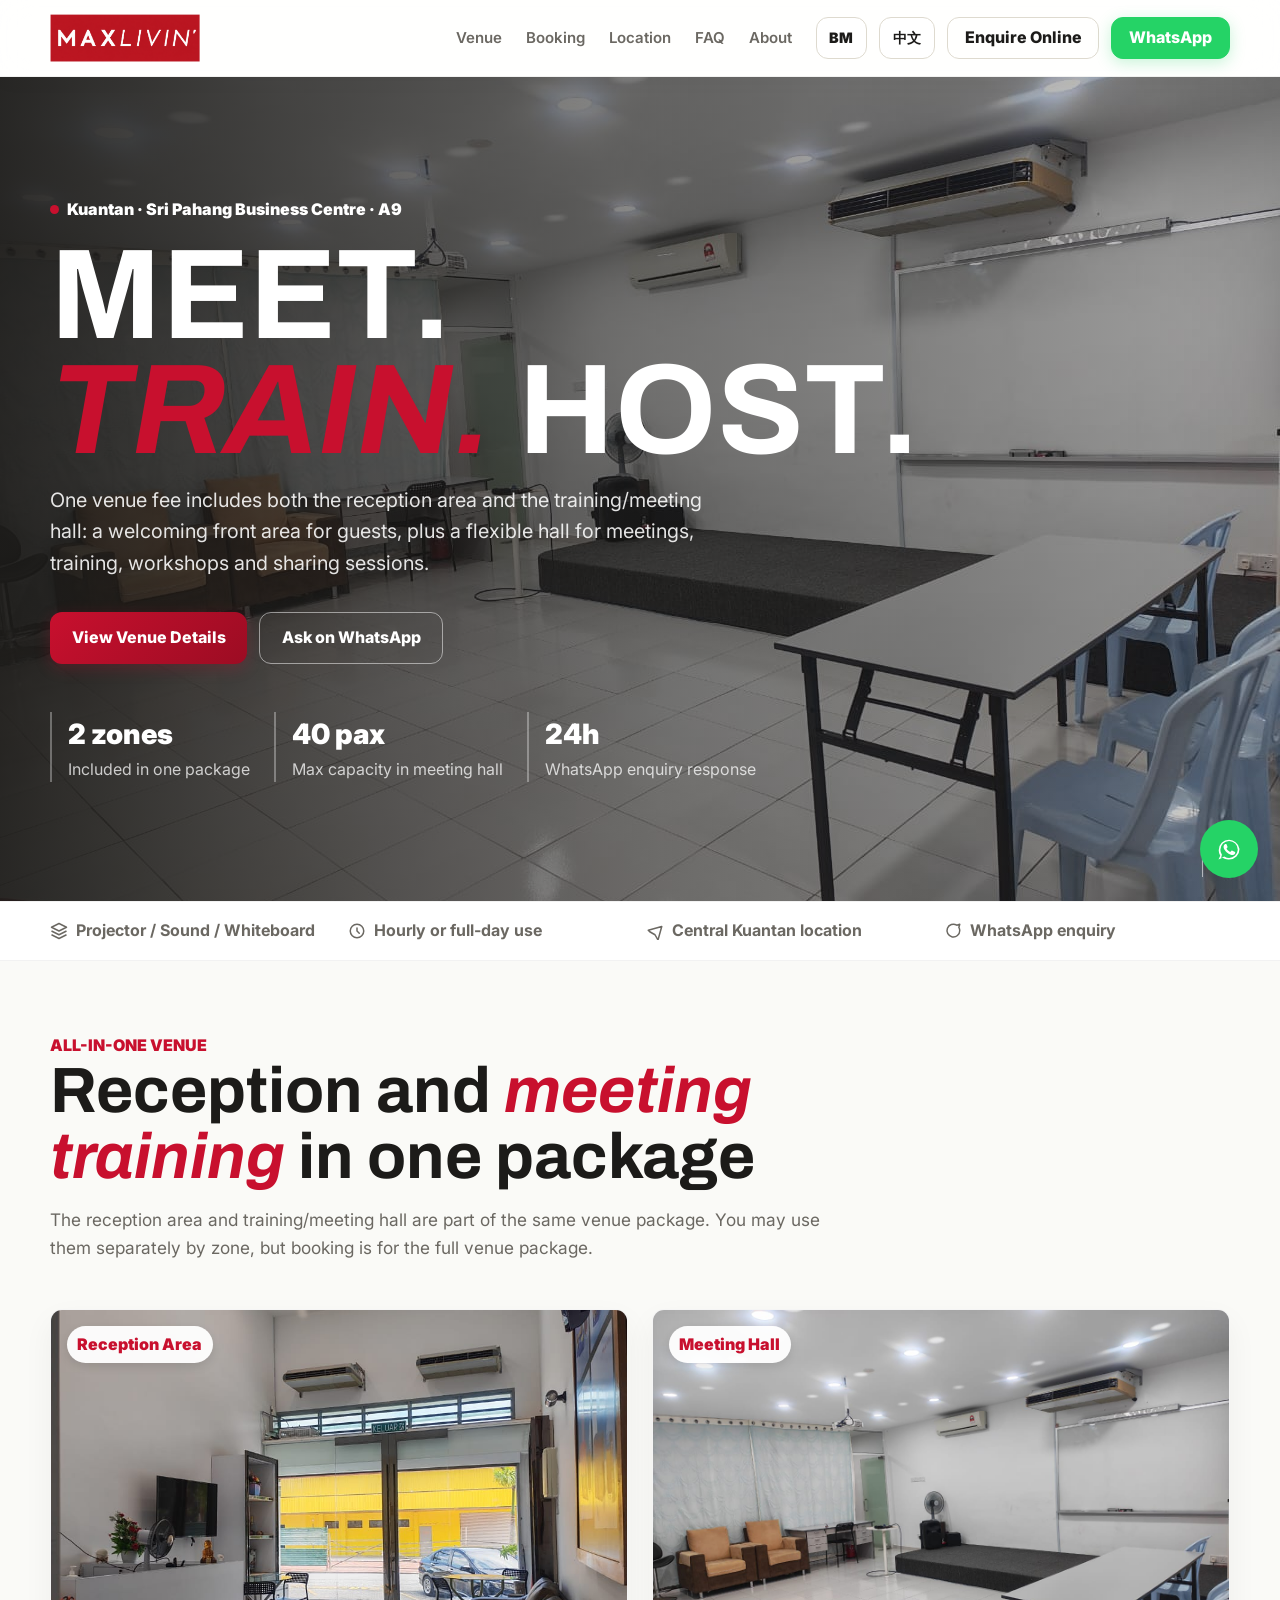
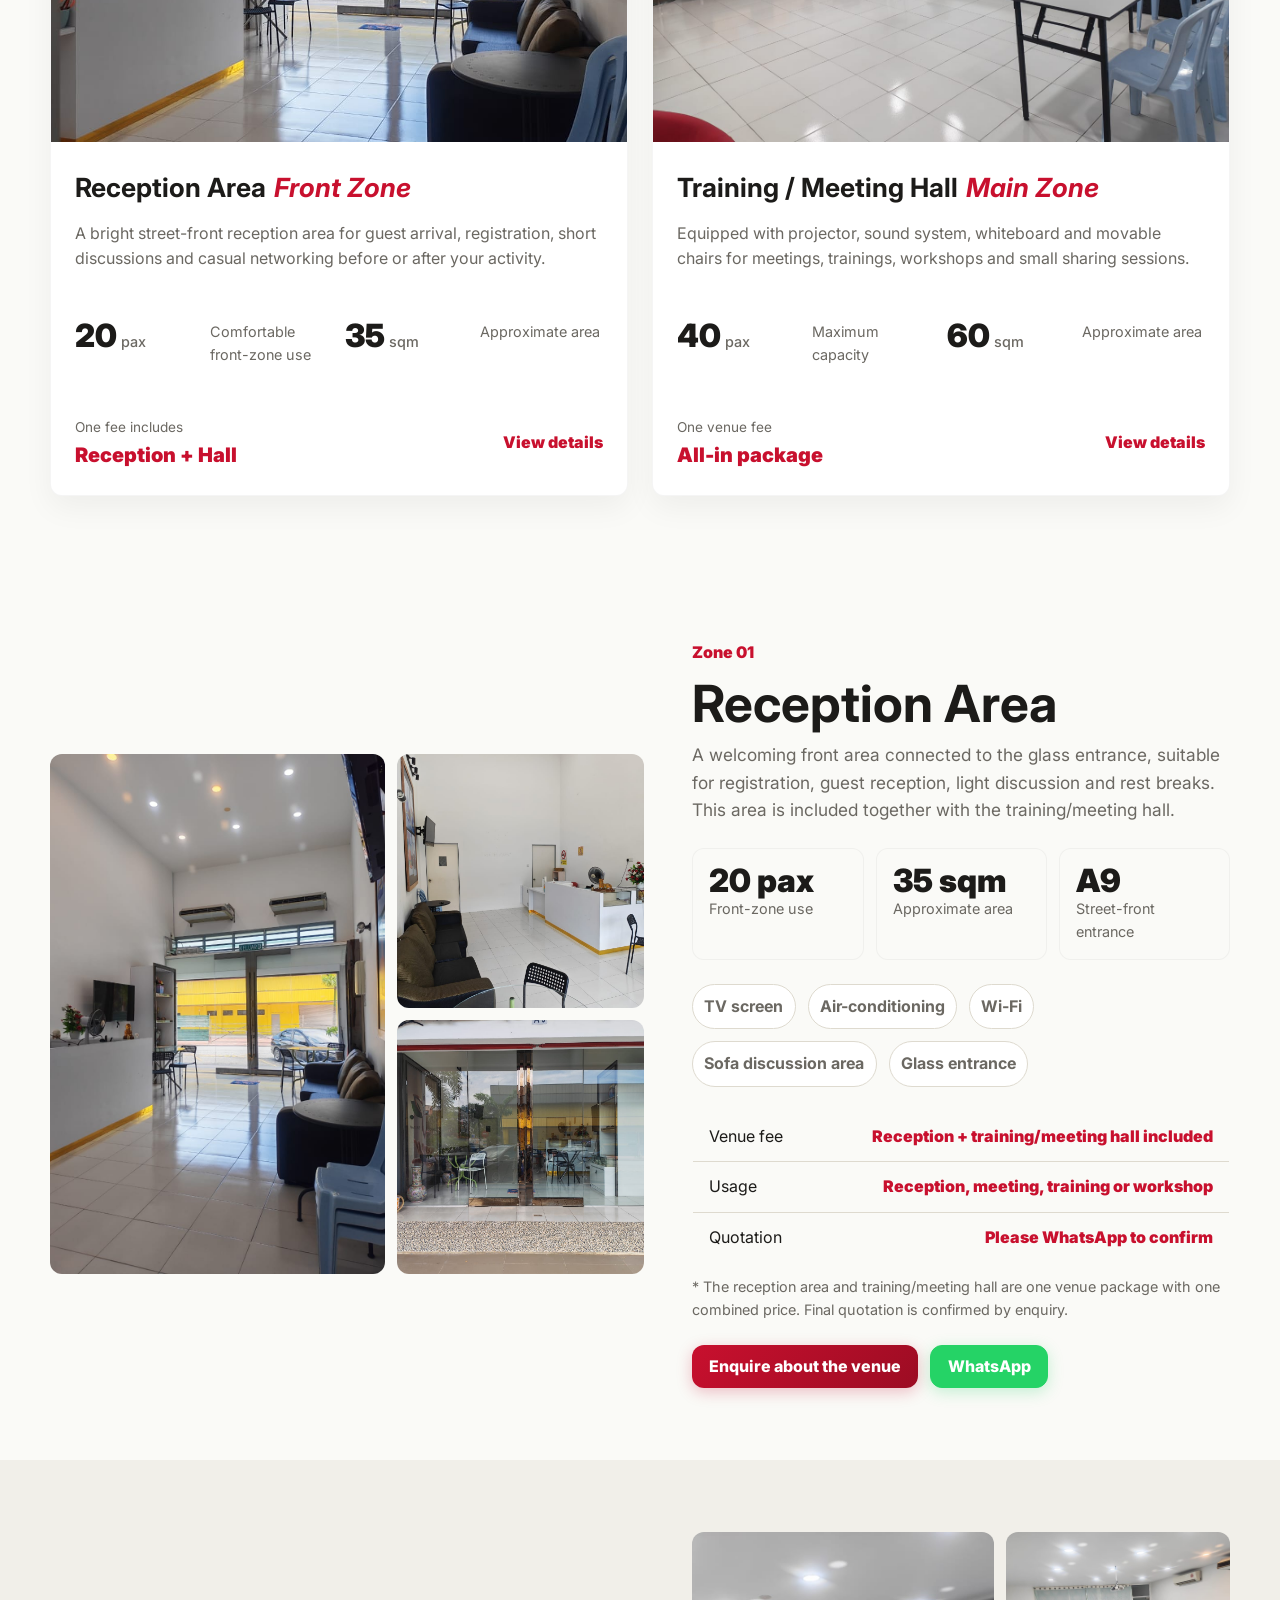
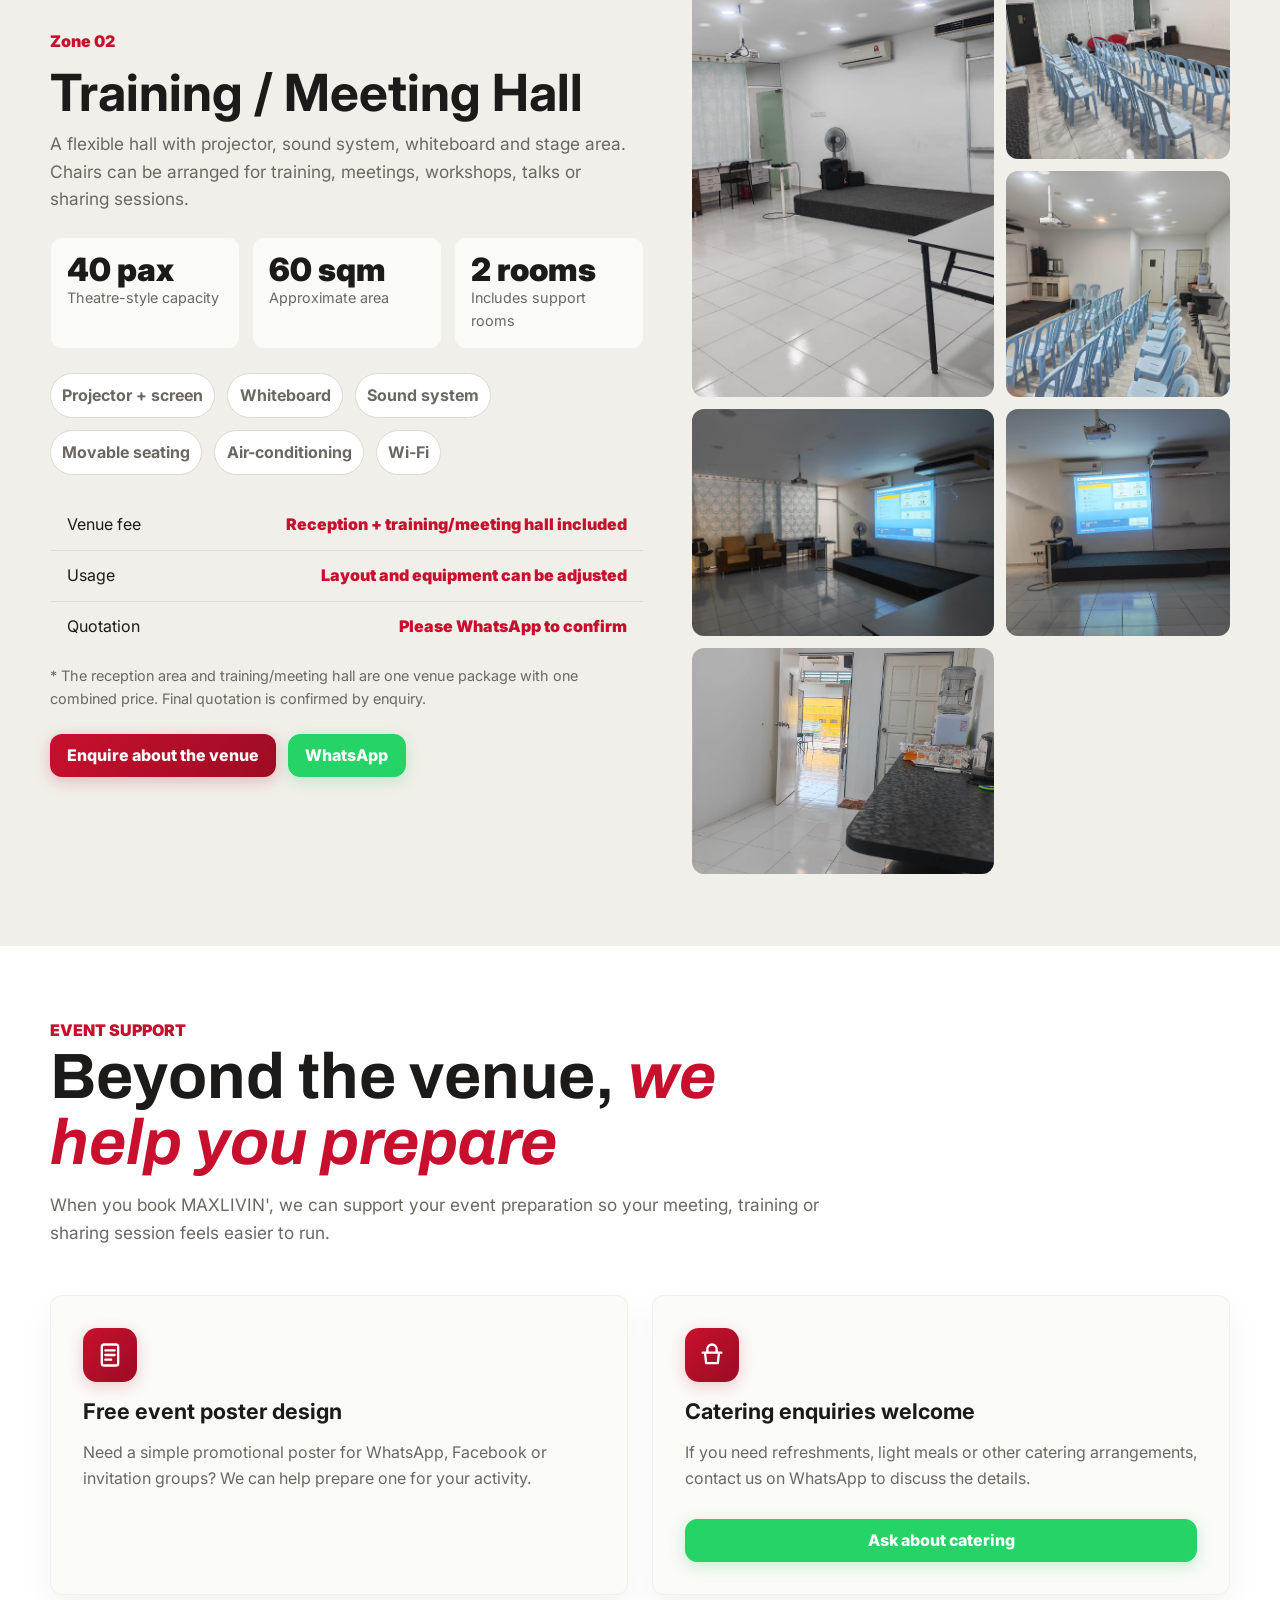
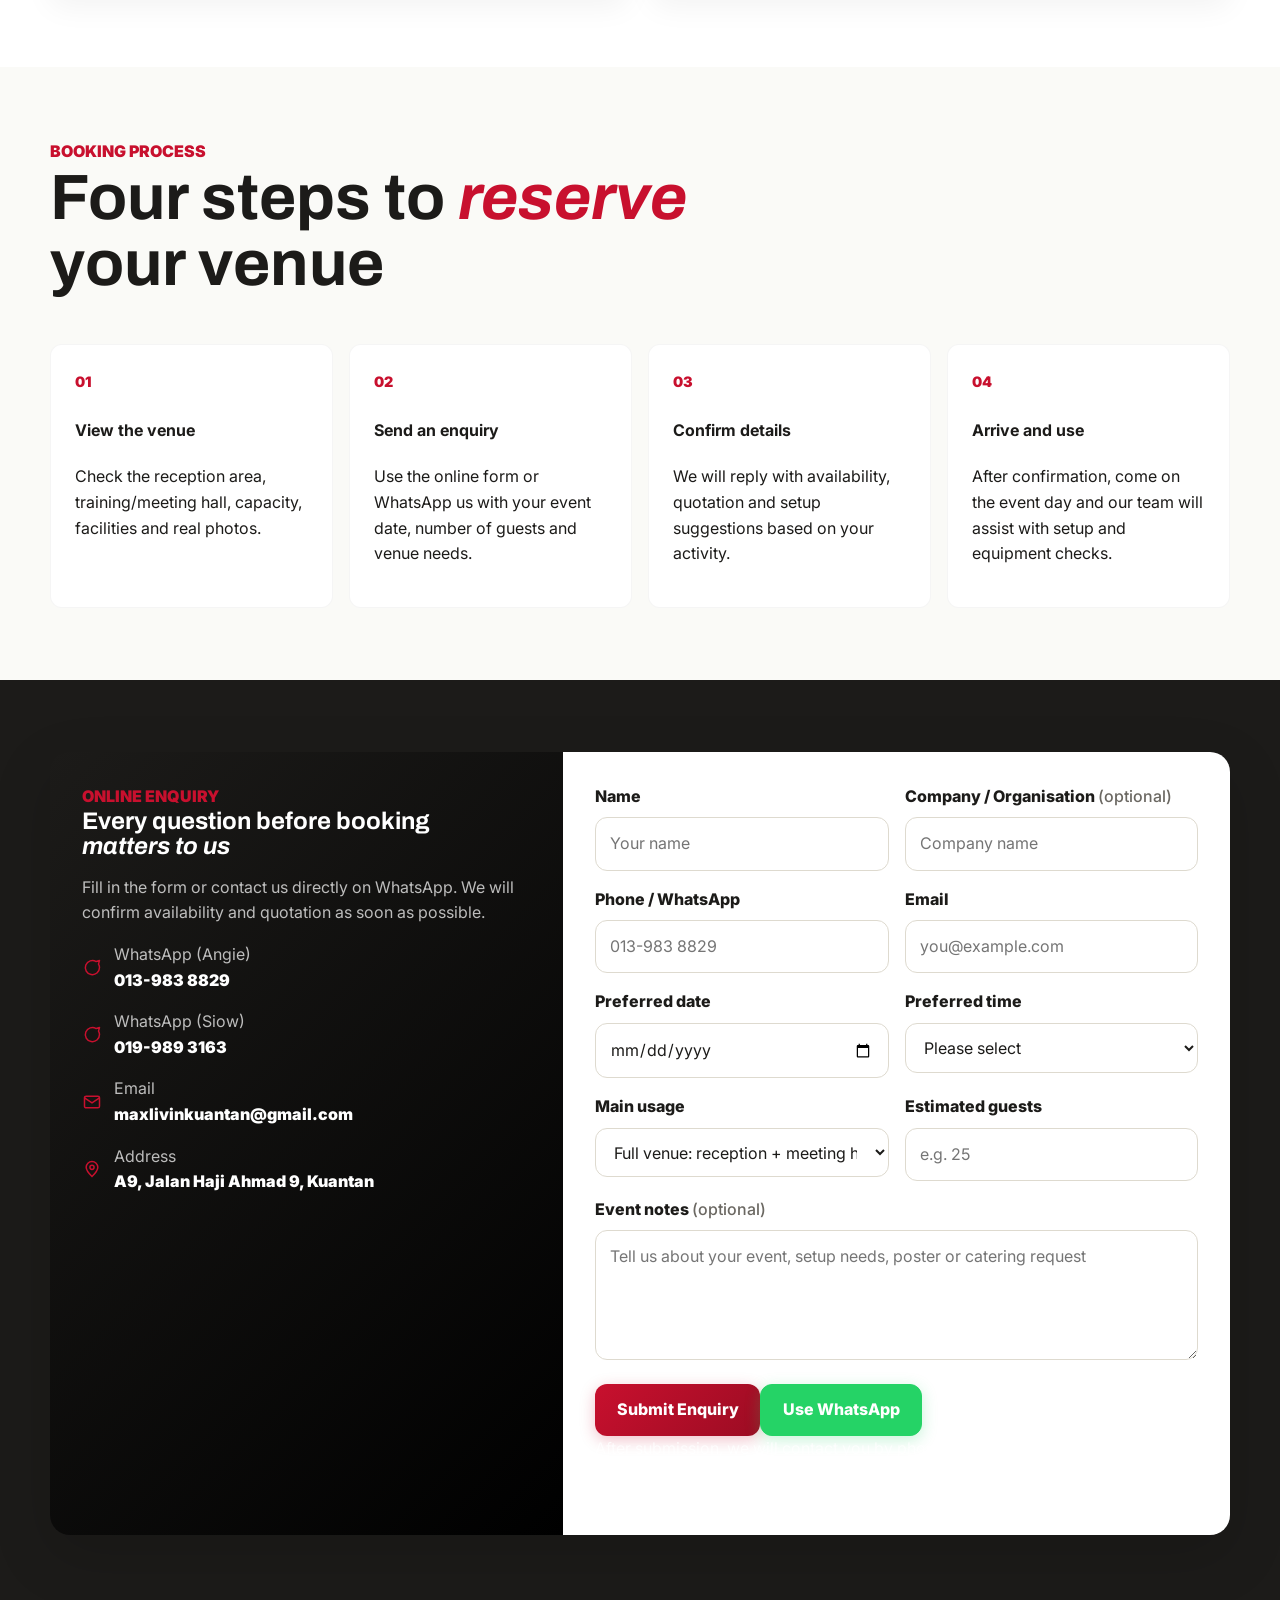
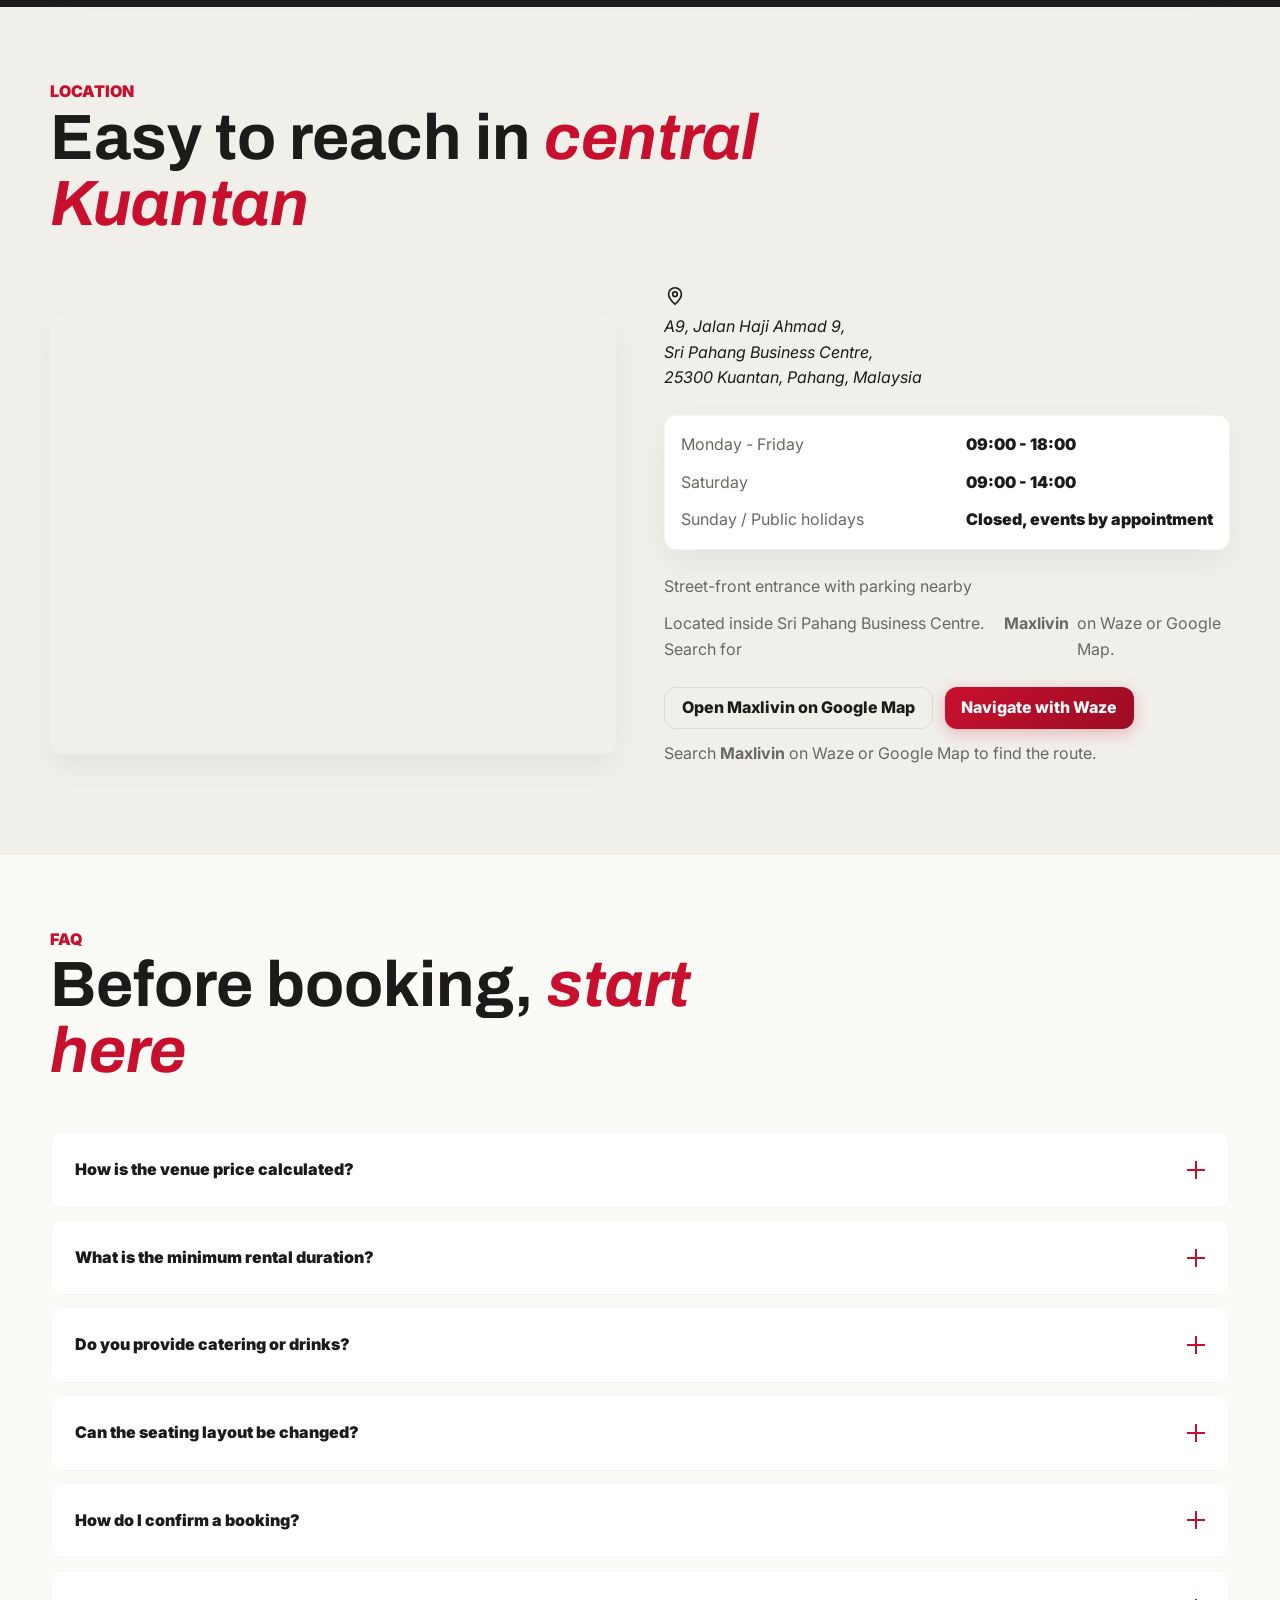
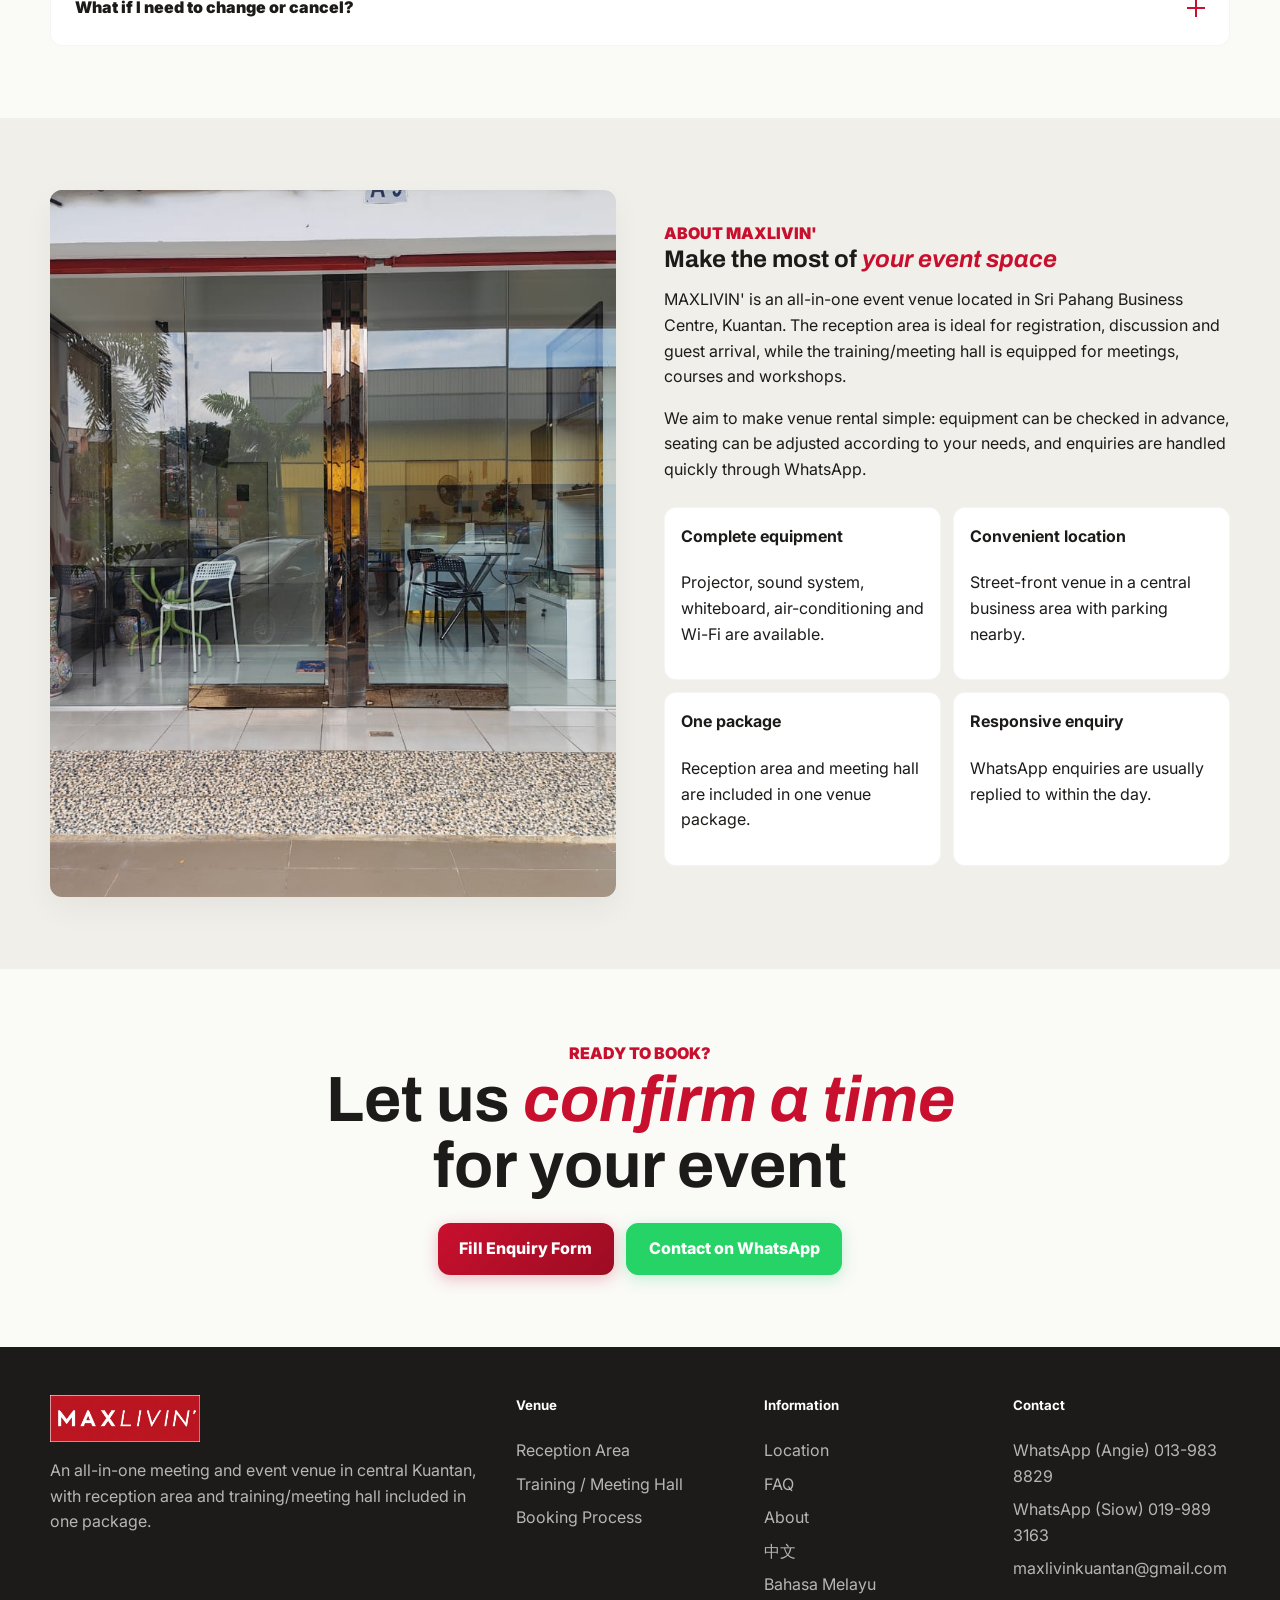
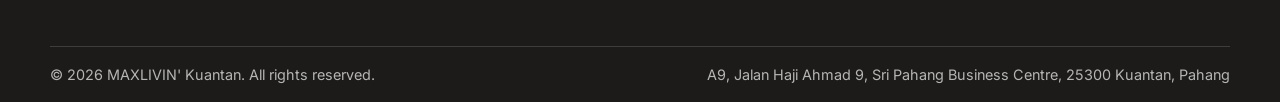
<file: index.html>
<!DOCTYPE html>
<html lang="en">
<head>
<meta charset="UTF-8">
<meta name="viewport" content="width=device-width, initial-scale=1.0">
<title>MAXLIVIN' Kuantan - Meeting, Training & Event Venue Rental</title>
<meta name="description" content="MAXLIVIN' in Kuantan offers an all-in-one venue package with a reception area and training/meeting hall. Suitable for meetings, workshops, training, talks and small events.">
<link rel="icon" href="data:image/svg+xml,<svg xmlns=%22http://www.w3.org/2000/svg%22 viewBox=%220 0 100 100%22><rect width=%22100%22 height=%22100%22 fill=%22%23C8102E%22/><text x=%2250%22 y=%2268%22 font-size=%2260%22 fill=%22white%22 text-anchor=%22middle%22 font-family=%22Arial%22 font-weight=%22bold%22>M</text></svg>">
<link rel="preconnect" href="https://fonts.googleapis.com">
<link rel="preconnect" href="https://fonts.gstatic.com" crossorigin>
<link href="https://fonts.googleapis.com/css2?family=Archivo:wght@500;600;700;800&family=Inter:wght@400;500;600;700&family=JetBrains+Mono:wght@400;500&display=swap" rel="stylesheet">
<link rel="stylesheet" href="css/main.css">
</head>
<body>
<header class="site-header" id="siteHeader">
  <div class="container nav-wrap">
    <a href="#top" class="nav-logo"><img src="images/logo.png" alt="MAXLIVIN' Kuantan venue rental"></a>
    <nav class="nav-links" id="navLinks">
      <a href="#venues">Venue</a>
      <a href="#process">Booking</a>
      <a href="#location">Location</a>
      <a href="#faq">FAQ</a>
      <a href="#about">About</a>
      <a href="zh.html" class="mobile-lang-link">中文</a>
      <a href="ms.html" class="mobile-lang-link">BM</a>
    </nav>
    <div class="nav-cta">
      <a href="ms.html" class="lang-switch">BM</a>
      <a href="zh.html" class="lang-switch">中文</a>
      <a href="#inquiry" class="btn btn-secondary">Enquire Online</a>
      <a href="https://wa.me/60139838829?text=Hi%2C%20I%20would%20like%20to%20ask%20about%20MAXLIVIN%27%20venue%20rental" target="_blank" rel="noopener" class="btn btn-whatsapp">WhatsApp</a>
    </div>
    <button class="nav-toggle" id="navToggle" aria-label="Open menu"><span></span><span></span><span></span></button>
  </div>
</header>

<section class="hero" id="top">
  <div class="hero-bg"><img src="images/training_1.jpeg" alt="MAXLIVIN' training and meeting hall" loading="eager"></div>
  <div class="container hero-content">
    <div class="hero-eyebrow"><span class="dot"></span>Kuantan · Sri Pahang Business Centre · A9</div>
    <h1 class="hero-title">
      <span class="line"><span class="word">MEET.</span></span>
      <span class="line"><span class="word italic-accent">Train.</span> <span class="word">Host.</span></span>
    </h1>
    <p class="hero-sub">One venue fee includes both the reception area and the training/meeting hall: a welcoming front area for guests, plus a flexible hall for meetings, training, workshops and sharing sessions.</p>
    <div class="hero-actions">
      <a href="#venues" class="btn btn-primary btn-lg">View Venue Details</a>
      <a href="https://wa.me/60139838829?text=Hi%2C%20I%20would%20like%20to%20ask%20about%20MAXLIVIN%27%20venue%20rental" target="_blank" rel="noopener" class="btn btn-secondary btn-lg" style="border-color:rgba(255,255,255,0.5); color:#fff;">Ask on WhatsApp</a>
    </div>
    <div class="hero-stats">
      <div><div class="hero-stat-num"><span class="count-up" data-target="2">0</span> zones</div><div class="hero-stat-label">Included in one package</div></div>
      <div><div class="hero-stat-num"><span class="count-up" data-target="40">0</span> pax</div><div class="hero-stat-label">Max capacity in meeting hall</div></div>
      <div><div class="hero-stat-num"><span class="count-up" data-target="24">0</span>h</div><div class="hero-stat-label">WhatsApp enquiry response</div></div>
    </div>
  </div>
  <div class="hero-scroll-cue"><span class="line-v"></span>Scroll</div>
</section>

<div class="trust-strip">
  <div class="container">
    <div class="trust-item"><svg width="18" height="18" viewBox="0 0 24 24" fill="none"><path d="M12 2L2 7l10 5 10-5-10-5z" stroke="currentColor" stroke-width="2" stroke-linejoin="round"/><path d="M2 17l10 5 10-5M2 12l10 5 10-5" stroke="currentColor" stroke-width="2" stroke-linejoin="round"/></svg>Projector / Sound / Whiteboard</div>
    <div class="trust-item"><svg width="18" height="18" viewBox="0 0 24 24" fill="none"><path d="M12 8v4l3 3" stroke="currentColor" stroke-width="2" stroke-linecap="round"/><circle cx="12" cy="12" r="9" stroke="currentColor" stroke-width="2"/></svg>Hourly or full-day use</div>
    <div class="trust-item"><svg width="18" height="18" viewBox="0 0 24 24" fill="none"><path d="M3 11l18-5-5 18-4-7-7-4z" stroke="currentColor" stroke-width="2" stroke-linejoin="round"/></svg>Central Kuantan location</div>
    <div class="trust-item"><svg width="18" height="18" viewBox="0 0 24 24" fill="none"><path d="M21 11.5a8.5 8.5 0 1 1-4-7.2L21 3l-1.2 4.3a8.4 8.4 0 0 1 1.2 4.2z" stroke="currentColor" stroke-width="2" stroke-linejoin="round"/></svg>WhatsApp enquiry</div>
  </div>
</div>

<section class="section" id="venues">
  <div class="container">
    <div class="section-head">
      <div class="eyebrow">All-in-one venue</div>
      <h2 class="fs-h1" style="font-size:var(--fs-h1)">Reception and <span class="italic-accent">meeting training</span> in one package</h2>
      <p class="lead">The reception area and training/meeting hall are part of the same venue package. You may use them separately by zone, but booking is for the full venue package.</p>
    </div>
    <div class="venues-grid">
      <article class="venue-card reveal">
        <div class="venue-card-img"><img src="images/reception_1.jpeg" alt="MAXLIVIN' reception area" loading="lazy"><span class="venue-card-tag">Reception Area</span></div>
        <div class="venue-card-body">
          <h3 class="venue-card-title">Reception Area <span class="italic-accent">Front Zone</span></h3>
          <p class="venue-card-desc">A bright street-front reception area for guest arrival, registration, short discussions and casual networking before or after your activity.</p>
          <div class="venue-meta-row">
            <div class="venue-meta"><div class="venue-meta-num">20<span style="font-size:0.9rem;color:var(--color-ink-soft);font-weight:500"> pax</span></div><div class="venue-meta-label">Comfortable front-zone use</div></div>
            <div class="venue-meta"><div class="venue-meta-num">35<span style="font-size:0.9rem;color:var(--color-ink-soft);font-weight:500"> sqm</span></div><div class="venue-meta-label">Approximate area</div></div>
          </div>
          <div class="venue-card-foot"><div class="venue-price"><span class="from">One fee includes</span><br><span class="amount">Reception + Hall</span></div><a href="#venue-reception" class="btn-ghost">View details</a></div>
        </div>
      </article>
      <article class="venue-card reveal">
        <div class="venue-card-img"><img src="images/training_1.jpeg" alt="MAXLIVIN' training and meeting hall" loading="lazy"><span class="venue-card-tag">Meeting Hall</span></div>
        <div class="venue-card-body">
          <h3 class="venue-card-title">Training / Meeting Hall <span class="italic-accent">Main Zone</span></h3>
          <p class="venue-card-desc">Equipped with projector, sound system, whiteboard and movable chairs for meetings, trainings, workshops and small sharing sessions.</p>
          <div class="venue-meta-row">
            <div class="venue-meta"><div class="venue-meta-num">40<span style="font-size:0.9rem;color:var(--color-ink-soft);font-weight:500"> pax</span></div><div class="venue-meta-label">Maximum capacity</div></div>
            <div class="venue-meta"><div class="venue-meta-num">60<span style="font-size:0.9rem;color:var(--color-ink-soft);font-weight:500"> sqm</span></div><div class="venue-meta-label">Approximate area</div></div>
          </div>
          <div class="venue-card-foot"><div class="venue-price"><span class="from">One venue fee</span><br><span class="amount">All-in package</span></div><a href="#venue-training" class="btn-ghost">View details</a></div>
        </div>
      </article>
    </div>
  </div>
</section>

<section class="section" id="venue-reception">
  <div class="container">
    <div class="venue-detail">
      <div class="venue-detail-gallery reveal">
        <img class="g-main" src="images/reception_1.jpeg" alt="Reception area view">
        <img class="g-sub" src="images/reception_2.jpeg" alt="Reception sofa and counter">
        <img class="g-sub" src="images/storefront.jpeg" alt="MAXLIVIN storefront">
      </div>
      <div class="venue-detail-info reveal">
        <span class="venue-number">Zone 01</span>
        <h3>Reception Area</h3>
        <p class="lead">A welcoming front area connected to the glass entrance, suitable for registration, guest reception, light discussion and rest breaks. This area is included together with the training/meeting hall.</p>
        <div class="spec-grid">
          <div class="spec-item"><div class="num">20<span class="unit"> pax</span></div><div class="label">Front-zone use</div></div>
          <div class="spec-item"><div class="num">35<span class="unit"> sqm</span></div><div class="label">Approximate area</div></div>
          <div class="spec-item"><div class="num">A9</div><div class="label">Street-front entrance</div></div>
        </div>
        <div class="amenity-list">
          <span class="amenity-chip">TV screen</span><span class="amenity-chip">Air-conditioning</span><span class="amenity-chip">Wi-Fi</span><span class="amenity-chip">Sofa discussion area</span><span class="amenity-chip">Glass entrance</span>
        </div>
        <table class="price-table"><tr><td>Venue fee</td><td>Reception + training/meeting hall included</td></tr><tr><td>Usage</td><td>Reception, meeting, training or workshop</td></tr><tr><td>Quotation</td><td>Please WhatsApp to confirm</td></tr></table>
        <p class="price-note">* The reception area and training/meeting hall are one venue package with one combined price. Final quotation is confirmed by enquiry.</p>
        <div class="venue-detail-actions"><a href="#inquiry" class="btn btn-primary" data-venue="Full venue">Enquire about the venue</a><a href="https://wa.me/60139838829?text=Hi%2C%20I%20would%20like%20to%20ask%20about%20MAXLIVIN%27%20venue%20rental" target="_blank" rel="noopener" class="btn btn-whatsapp">WhatsApp</a></div>
      </div>
    </div>
  </div>
</section>

<section class="section" id="venue-training" style="background:var(--color-surface)">
  <div class="container">
    <div class="venue-detail reverse">
      <div class="venue-detail-gallery reveal">
        <img class="g-main" src="images/training_1.jpeg" alt="Training and meeting hall">
        <img class="g-sub" src="images/training_2.jpeg" alt="Theatre seating layout">
        <img class="g-sub" src="images/training_3.jpeg" alt="Side seating layout">
        <img class="g-sub" src="images/training_4.jpeg" alt="Projector demonstration">
        <img class="g-sub" src="images/training_5.jpeg" alt="Projector and whiteboard">
        <img class="g-sub" src="images/training_6.jpeg" alt="Pantry and refreshment area">
      </div>
      <div class="venue-detail-info reveal">
        <span class="venue-number">Zone 02</span>
        <h3>Training / Meeting Hall</h3>
        <p class="lead">A flexible hall with projector, sound system, whiteboard and stage area. Chairs can be arranged for training, meetings, workshops, talks or sharing sessions.</p>
        <div class="spec-grid">
          <div class="spec-item"><div class="num">40<span class="unit"> pax</span></div><div class="label">Theatre-style capacity</div></div>
          <div class="spec-item"><div class="num">60<span class="unit"> sqm</span></div><div class="label">Approximate area</div></div>
          <div class="spec-item"><div class="num">2<span class="unit"> rooms</span></div><div class="label">Includes support rooms</div></div>
        </div>
        <div class="amenity-list">
          <span class="amenity-chip">Projector + screen</span><span class="amenity-chip">Whiteboard</span><span class="amenity-chip">Sound system</span><span class="amenity-chip">Movable seating</span><span class="amenity-chip">Air-conditioning</span><span class="amenity-chip">Wi-Fi</span>
        </div>
        <table class="price-table"><tr><td>Venue fee</td><td>Reception + training/meeting hall included</td></tr><tr><td>Usage</td><td>Layout and equipment can be adjusted</td></tr><tr><td>Quotation</td><td>Please WhatsApp to confirm</td></tr></table>
        <p class="price-note">* The reception area and training/meeting hall are one venue package with one combined price. Final quotation is confirmed by enquiry.</p>
        <div class="venue-detail-actions"><a href="#inquiry" class="btn btn-primary" data-venue="Full venue">Enquire about the venue</a><a href="https://wa.me/60139838829?text=Hi%2C%20I%20would%20like%20to%20ask%20about%20MAXLIVIN%27%20venue%20rental" target="_blank" rel="noopener" class="btn btn-whatsapp">WhatsApp</a></div>
      </div>
    </div>
  </div>
</section>

<section class="section support-section" id="support">
  <div class="container">
    <div class="section-head">
      <div class="eyebrow">Event support</div>
      <h2 style="font-size:var(--fs-h1)">Beyond the venue, <span class="italic-accent">we help you prepare</span></h2>
      <p class="lead">When you book MAXLIVIN', we can support your event preparation so your meeting, training or sharing session feels easier to run.</p>
    </div>
    <div class="support-grid">
      <div class="support-card reveal"><div class="support-icon"><svg width="28" height="28" viewBox="0 0 24 24" fill="none"><rect x="5" y="3" width="14" height="18" rx="2" stroke="currentColor" stroke-width="2"/><path d="M8 8h8M8 12h8M8 16h5" stroke="currentColor" stroke-width="2" stroke-linecap="round"/></svg></div><h3>Free event poster design</h3><p>Need a simple promotional poster for WhatsApp, Facebook or invitation groups? We can help prepare one for your activity.</p></div>
      <div class="support-card reveal"><div class="support-icon"><svg width="28" height="28" viewBox="0 0 24 24" fill="none"><path d="M4 10h16M6 10l1 9h10l1-9M8 10V7a4 4 0 018 0v3" stroke="currentColor" stroke-width="2" stroke-linecap="round" stroke-linejoin="round"/></svg></div><h3>Catering enquiries welcome</h3><p>If you need refreshments, light meals or other catering arrangements, contact us on WhatsApp to discuss the details.</p><a href="https://wa.me/60139838829?text=Hi%2C%20I%20would%20like%20to%20ask%20about%20MAXLIVIN%27%20venue%20rental" target="_blank" rel="noopener" class="btn btn-whatsapp">Ask about catering</a></div>
    </div>
  </div>
</section>

<section class="section" id="process">
  <div class="container">
    <div class="section-head"><div class="eyebrow">Booking process</div><h2 style="font-size:var(--fs-h1)">Four steps to <span class="italic-accent">reserve</span> your venue</h2></div>
    <div class="process-grid">
      <div class="process-step reveal"><span class="process-num">01</span><h4>View the venue</h4><p>Check the reception area, training/meeting hall, capacity, facilities and real photos.</p></div>
      <div class="process-step reveal"><span class="process-num">02</span><h4>Send an enquiry</h4><p>Use the online form or WhatsApp us with your event date, number of guests and venue needs.</p></div>
      <div class="process-step reveal"><span class="process-num">03</span><h4>Confirm details</h4><p>We will reply with availability, quotation and setup suggestions based on your activity.</p></div>
      <div class="process-step reveal"><span class="process-num">04</span><h4>Arrive and use</h4><p>After confirmation, come on the event day and our team will assist with setup and equipment checks.</p></div>
    </div>
  </div>
</section>

<section class="section" id="inquiry">
  <div class="container">
    <div class="inquiry-section reveal">
      <div class="inquiry-aside">
        <div class="eyebrow">Online enquiry</div>
        <h2>Every question before booking<br><span class="italic-accent" style="color:#fff">matters to us</span></h2>
        <p>Fill in the form or contact us directly on WhatsApp. We will confirm availability and quotation as soon as possible.</p>
        <div class="inquiry-contact-item"><svg width="20" height="20" viewBox="0 0 24 24" fill="none"><path d="M21 11.5a8.5 8.5 0 1 1-4-7.2L21 3l-1.2 4.3a8.4 8.4 0 0 1 1.2 4.2z" stroke="currentColor" stroke-width="1.8" stroke-linejoin="round"/></svg><div><div class="ct-label">WhatsApp (Angie)</div><a class="ct-value" href="https://wa.me/60139838829" target="_blank" rel="noopener">013-983 8829</a></div></div>
        <div class="inquiry-contact-item"><svg width="20" height="20" viewBox="0 0 24 24" fill="none"><path d="M21 11.5a8.5 8.5 0 1 1-4-7.2L21 3l-1.2 4.3a8.4 8.4 0 0 1 1.2 4.2z" stroke="currentColor" stroke-width="1.8" stroke-linejoin="round"/></svg><div><div class="ct-label">WhatsApp (Siow)</div><a class="ct-value" href="https://wa.me/60199893163" target="_blank" rel="noopener">019-989 3163</a></div></div>
        <div class="inquiry-contact-item"><svg width="20" height="20" viewBox="0 0 24 24" fill="none"><rect x="3" y="5" width="18" height="14" rx="2" stroke="currentColor" stroke-width="1.8"/><path d="M3 7l9 6 9-6" stroke="currentColor" stroke-width="1.8"/></svg><div><div class="ct-label">Email</div><a class="ct-value" href="mailto:maxlivinkuantan@gmail.com">maxlivinkuantan@gmail.com</a></div></div>
        <div class="inquiry-contact-item"><svg width="20" height="20" viewBox="0 0 24 24" fill="none"><path d="M12 21s-7-6.5-7-11a7 7 0 1114 0c0 4.5-7 11-7 11z" stroke="currentColor" stroke-width="1.8"/><circle cx="12" cy="10" r="2.5" stroke="currentColor" stroke-width="1.8"/></svg><div><div class="ct-label">Address</div><div class="ct-value">A9, Jalan Haji Ahmad 9, Kuantan</div></div></div>
      </div>
      <div class="inquiry-form-wrap">
        <form id="bookingForm" action="https://formspree.io/f/xrevnkbj" method="POST">
          <input type="hidden" name="_subject" value="MAXLIVIN venue enquiry">
          <div class="form-row"><div class="form-group"><label for="f-name">Name</label><input type="text" id="f-name" name="name" required placeholder="Your name"></div><div class="form-group"><label for="f-company">Company / Organisation <span class="opt">(optional)</span></label><input type="text" id="f-company" name="company" placeholder="Company name"></div></div>
          <div class="form-row"><div class="form-group"><label for="f-phone">Phone / WhatsApp</label><input type="tel" id="f-phone" name="phone" required placeholder="013-983 8829"></div><div class="form-group"><label for="f-email">Email</label><input type="email" id="f-email" name="email" required placeholder="you@example.com"></div></div>
          <div class="form-row"><div class="form-group"><label for="f-date">Preferred date</label><input type="date" id="f-date" name="date"></div><div class="form-group"><label for="f-time">Preferred time</label><select id="f-time" name="time"><option value="">Please select</option><option>Morning</option><option>Afternoon</option><option>Full day</option><option>Not sure yet</option></select></div></div>
          <div class="form-row"><div class="form-group"><label for="f-venue">Main usage</label><select id="f-venue" name="venue"><option value="Full venue">Full venue: reception + meeting hall</option><option value="Meeting / training focused">Meeting / training focused</option><option value="Reception focused">Reception / discussion focused</option></select></div><div class="form-group"><label for="f-pax">Estimated guests</label><input type="number" id="f-pax" name="pax" min="1" placeholder="e.g. 25"></div></div>
          <div class="form-group"><label for="f-message">Event notes <span class="opt">(optional)</span></label><textarea id="f-message" name="message" rows="4" placeholder="Tell us about your event, setup needs, poster or catering request"></textarea></div>
          <div class="form-actions"><button type="submit" class="btn btn-primary btn-lg">Submit Enquiry</button><a href="https://wa.me/60139838829?text=Hi%2C%20I%20would%20like%20to%20ask%20about%20MAXLIVIN%27%20venue%20rental" target="_blank" rel="noopener" class="btn btn-whatsapp btn-lg">Use WhatsApp</a></div>
          <p class="form-note">After submission, we will contact you by phone or email to confirm availability and quotation.</p>
          <div class="form-success" id="formSuccess" data-success-message="Your enquiry has been received. We will contact you soon."><svg width="20" height="20" viewBox="0 0 24 24" fill="none"><path d="M20 6L9 17l-5-5" stroke="currentColor" stroke-width="2.2" stroke-linecap="round" stroke-linejoin="round"/></svg><span>Your enquiry has been received. We will contact you soon.</span></div>
        </form>
      </div>
    </div>
  </div>
</section>

<section class="section" id="location" style="background:var(--color-surface)">
  <div class="container">
    <div class="section-head"><div class="eyebrow">Location</div><h2 style="font-size:var(--fs-h1)">Easy to reach in <span class="italic-accent">central Kuantan</span></h2></div>
    <div class="location-grid">
      <div class="location-map reveal"><iframe src="https://www.google.com/maps?q=Maxlivin%20Kuantan&ll=3.8181232,103.3309573&z=17&output=embed" loading="lazy" referrerpolicy="no-referrer-when-downgrade" title="MAXLIVIN' location map"></iframe></div>
      <div class="location-info reveal">
        <div class="addr-block"><svg width="22" height="22" viewBox="0 0 24 24" fill="none"><path d="M12 21s-7-6.5-7-11a7 7 0 1114 0c0 4.5-7 11-7 11z" stroke="currentColor" stroke-width="1.8"/><circle cx="12" cy="10" r="2.5" stroke="currentColor" stroke-width="1.8"/></svg><address>A9, Jalan Haji Ahmad 9,<br>Sri Pahang Business Centre,<br>25300 Kuantan, Pahang, Malaysia</address></div>
        <div class="location-hours"><span class="day">Monday - Friday</span><span class="time">09:00 - 18:00</span><span class="day">Saturday</span><span class="time">09:00 - 14:00</span><span class="day">Sunday / Public holidays</span><span class="time">Closed, events by appointment</span></div>
        <div class="transit-list"><div class="transit-item">Street-front entrance with parking nearby</div><div class="transit-item">Located inside Sri Pahang Business Centre. Search for <strong>Maxlivin</strong> on Waze or Google Map.</div></div>
        <div class="map-actions"><a href="https://www.google.com/maps/place/Maxlivin/@3.8180129,103.3309707,17z/data=!4m17!1m10!3m9!1s0x31c8bbd88670a421:0x638725e299cbca22!2sMaxlivin!8m2!3d3.8181232!4d103.3309573!10e5!14m1!1BCgIgARICCAI!16s%2Fg%2F11v09l9y1g!3m5!1s0x31c8bbd88670a421:0x638725e299cbca22!8m2!3d3.8181232!4d103.3309573!16s%2Fg%2F11v09l9y1g?hl=zh-CN&entry=ttu&g_ep=EgoyMDI2MDYxNi4wIKXMDSoASAFQAw%3D%3D" target="_blank" rel="noopener" class="btn btn-secondary">Open Maxlivin on Google Map</a><a href="https://waze.com/ul?ll=3.8181232%2C103.3309573&navigate=yes&q=Maxlivin" target="_blank" rel="noopener" class="btn btn-primary">Navigate with Waze</a></div>
        <p class="map-note">Search <strong>Maxlivin</strong> on Waze or Google Map to find the route.</p>
      </div>
    </div>
  </div>
</section>

<section class="section" id="faq">
  <div class="container">
    <div class="section-head"><div class="eyebrow">FAQ</div><h2 style="font-size:var(--fs-h1)">Before booking, <span class="italic-accent">start here</span></h2></div>
    <div class="faq-list">
      <div class="faq-item reveal"><button class="faq-question"><span>How is the venue price calculated?</span><span class="icon"></span></button><div class="faq-answer"><div class="faq-answer-inner">The reception area and training/meeting hall are included as one venue package. Please contact us for a quotation based on date, duration, setup and number of guests.</div></div></div>
      <div class="faq-item reveal"><button class="faq-question"><span>What is the minimum rental duration?</span><span class="icon"></span></button><div class="faq-answer"><div class="faq-answer-inner">We recommend a minimum of 2 hours so there is enough time for setup and pack-down. Shorter arrangements can be discussed.</div></div></div>
      <div class="faq-item reveal"><button class="faq-question"><span>Do you provide catering or drinks?</span><span class="icon"></span></button><div class="faq-answer"><div class="faq-answer-inner">Basic drinking water facilities are available. For catering, refreshments or light meals, WhatsApp us with your guest count and requirements.</div></div></div>
      <div class="faq-item reveal"><button class="faq-question"><span>Can the seating layout be changed?</span><span class="icon"></span></button><div class="faq-answer"><div class="faq-answer-inner">Yes. The training/meeting hall seating can be adjusted for theatre-style, classroom-style or discussion layouts. Let us know your setup needs when booking.</div></div></div>
      <div class="faq-item reveal"><button class="faq-question"><span>How do I confirm a booking?</span><span class="icon"></span></button><div class="faq-answer"><div class="faq-answer-inner">After your enquiry, we will confirm availability, quotation and any deposit requirement. The booking is confirmed once the agreed steps are completed.</div></div></div>
      <div class="faq-item reveal"><button class="faq-question"><span>What if I need to change or cancel?</span><span class="icon"></span></button><div class="faq-answer"><div class="faq-answer-inner">Please inform us as early as possible by WhatsApp or email. Change or cancellation terms will be shared during booking confirmation.</div></div></div>
    </div>
  </div>
</section>

<section class="section" id="about" style="background:var(--color-surface)">
  <div class="container">
    <div class="about-grid">
      <div class="about-img reveal"><img src="images/storefront.jpeg" alt="MAXLIVIN' storefront"></div>
      <div class="about-text reveal">
        <div class="eyebrow">About MAXLIVIN'</div>
        <h2>Make the most of <span class="italic-accent">your event space</span></h2>
        <p>MAXLIVIN' is an all-in-one event venue located in Sri Pahang Business Centre, Kuantan. The reception area is ideal for registration, discussion and guest arrival, while the training/meeting hall is equipped for meetings, courses and workshops.</p>
        <p>We aim to make venue rental simple: equipment can be checked in advance, seating can be adjusted according to your needs, and enquiries are handled quickly through WhatsApp.</p>
        <div class="about-pillars">
          <div class="about-pillar"><h4>Complete equipment</h4><p>Projector, sound system, whiteboard, air-conditioning and Wi-Fi are available.</p></div>
          <div class="about-pillar"><h4>Convenient location</h4><p>Street-front venue in a central business area with parking nearby.</p></div>
          <div class="about-pillar"><h4>One package</h4><p>Reception area and meeting hall are included in one venue package.</p></div>
          <div class="about-pillar"><h4>Responsive enquiry</h4><p>WhatsApp enquiries are usually replied to within the day.</p></div>
        </div>
      </div>
    </div>
  </div>
</section>

<section class="section text-center">
  <div class="container">
    <div class="eyebrow" style="justify-content:center">Ready to book?</div>
    <h2 style="font-size:var(--fs-h1); margin-bottom: var(--sp-5)">Let us <span class="italic-accent">confirm a time</span><br>for your event</h2>
    <div class="flex-wrap-gap" style="justify-content:center"><a href="#inquiry" class="btn btn-primary btn-lg">Fill Enquiry Form</a><a href="https://wa.me/60139838829?text=Hi%2C%20I%20would%20like%20to%20ask%20about%20MAXLIVIN%27%20venue%20rental" target="_blank" rel="noopener" class="btn btn-whatsapp btn-lg">Contact on WhatsApp</a></div>
  </div>
</section>

<footer class="site-footer">
  <div class="container footer-top">
    <div class="footer-brand"><img src="images/logo.png" alt="MAXLIVIN'"><p>An all-in-one meeting and event venue in central Kuantan, with reception area and training/meeting hall included in one package.</p></div>
    <div class="footer-col"><h5>Venue</h5><ul><li><a href="#venue-reception">Reception Area</a></li><li><a href="#venue-training">Training / Meeting Hall</a></li><li><a href="#process">Booking Process</a></li></ul></div>
    <div class="footer-col"><h5>Information</h5><ul><li><a href="#location">Location</a></li><li><a href="#faq">FAQ</a></li><li><a href="#about">About</a></li><li><a href="zh.html">中文</a></li><li><a href="ms.html">Bahasa Melayu</a></li></ul></div>
    <div class="footer-col"><h5>Contact</h5><ul><li><a href="https://wa.me/60139838829" target="_blank" rel="noopener">WhatsApp (Angie) 013-983 8829</a></li><li><a href="https://wa.me/60199893163" target="_blank" rel="noopener">WhatsApp (Siow) 019-989 3163</a></li><li><a href="mailto:maxlivinkuantan@gmail.com">maxlivinkuantan@gmail.com</a></li></ul></div>
  </div>
  <div class="container footer-bottom"><span>© 2026 MAXLIVIN' Kuantan. All rights reserved.</span><span>A9, Jalan Haji Ahmad 9, Sri Pahang Business Centre, 25300 Kuantan, Pahang</span></div>
</footer>

<div class="sticky-cta"><a href="#inquiry" class="btn btn-primary">Enquire</a><a href="https://wa.me/60139838829?text=Hi%2C%20I%20would%20like%20to%20ask%20about%20MAXLIVIN%27%20venue%20rental" target="_blank" rel="noopener" class="btn btn-whatsapp">WhatsApp</a></div>
<a href="https://wa.me/60139838829?text=Hi%2C%20I%20would%20like%20to%20ask%20about%20MAXLIVIN%27%20venue%20rental" target="_blank" rel="noopener" class="float-whatsapp" aria-label="WhatsApp enquiry" id="floatWa"><svg width="28" height="28" viewBox="0 0 24 24" fill="white"><path d="M17.6 6.32A8.86 8.86 0 0012.05 4 8.96 8.96 0 003.18 13a8.9 8.9 0 001.32 4.69L3 21l3.42-1.45A8.94 8.94 0 0012.05 21 8.96 8.96 0 0021 12a8.9 8.9 0 00-3.4-5.68zm-5.55 13.3a7.4 7.4 0 01-3.78-1.04l-.27-.16-2.81 1.2.75-2.74-.18-.28a7.43 7.43 0 01-1.14-3.95 7.46 7.46 0 0114.92 0 7.46 7.46 0 01-7.49 6.97zm4.08-5.58c-.22-.11-1.3-.64-1.5-.71-.2-.08-.35-.11-.5.11-.15.22-.57.71-.7.86-.13.15-.26.16-.48.05-.22-.11-.93-.34-1.77-1.1-.65-.58-1.09-1.3-1.22-1.52-.13-.22-.01-.34.11-.45.11-.11.26-.28.39-.42.13-.14.17-.24.26-.4.09-.16.04-.3-.02-.41-.06-.11-.55-1.33-.76-1.82-.2-.48-.41-.42-.56-.42-.14 0-.31-.01-.48-.01-.17 0-.44.06-.67.31-.23.25-.88.86-.88 2.1 0 1.24.9 2.44 1.03 2.61.13.17 1.74 2.66 4.22 3.62 2.48.97 2.48.65 2.93.61.45-.04 1.45-.59 1.65-1.16.2-.57.2-1.06.14-1.16-.06-.1-.22-.16-.45-.27z"/></svg></a>
<script src="js/gsap.min.js"></script>
<script src="js/ScrollTrigger.min.js"></script>
<script src="js/main.js"></script>
</body>
</html>
</file>
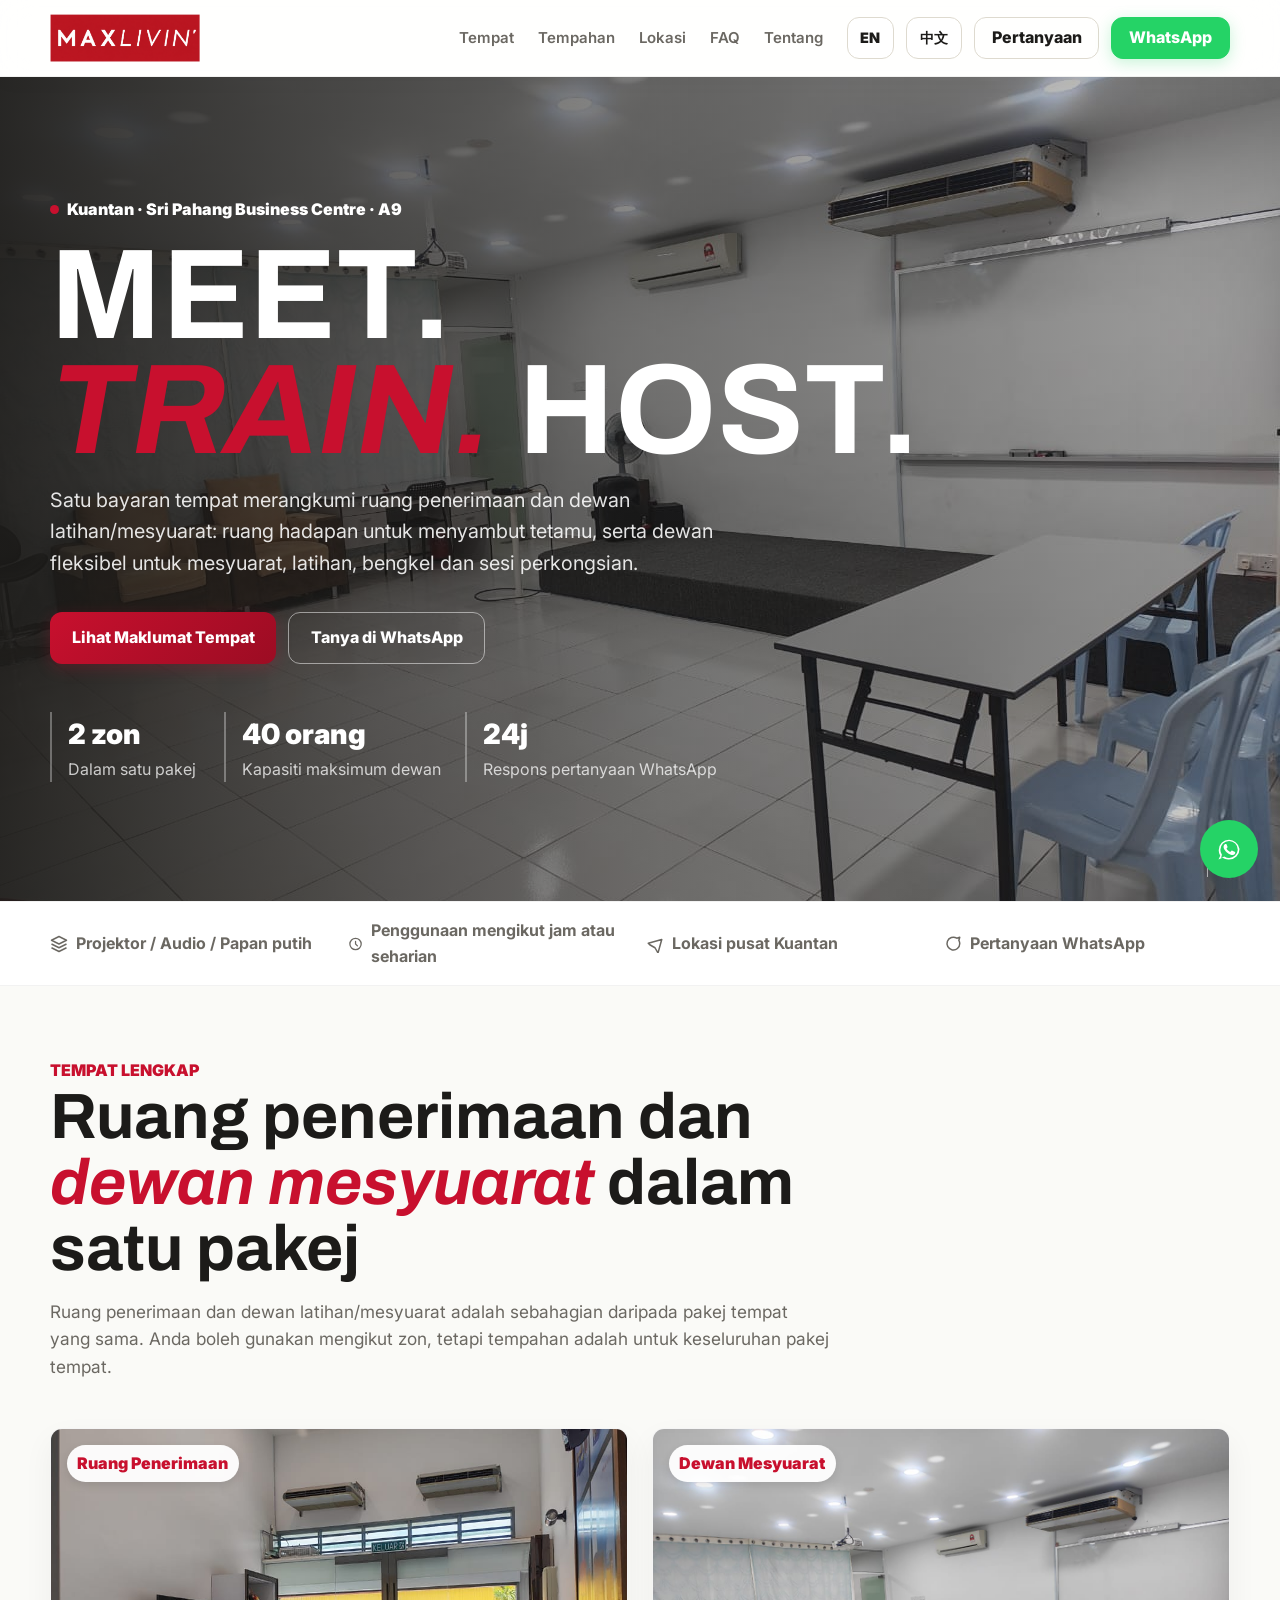
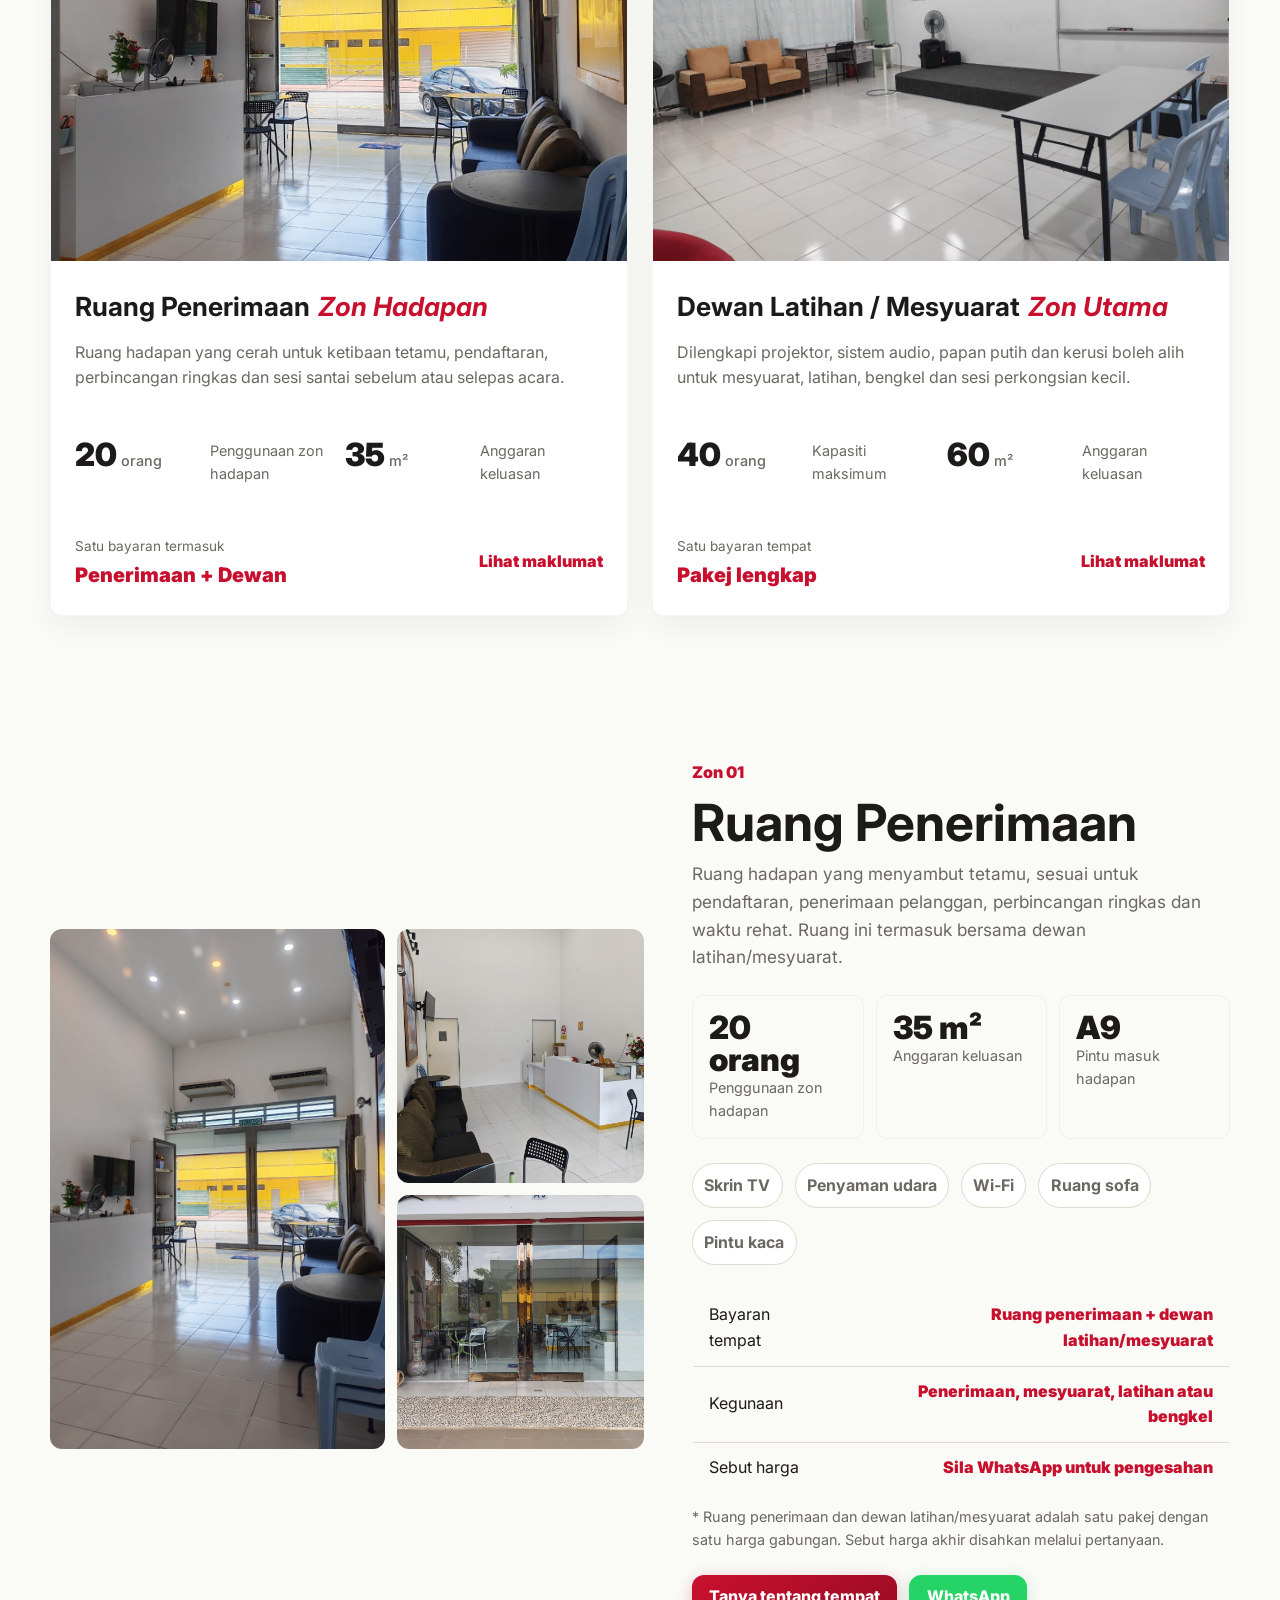
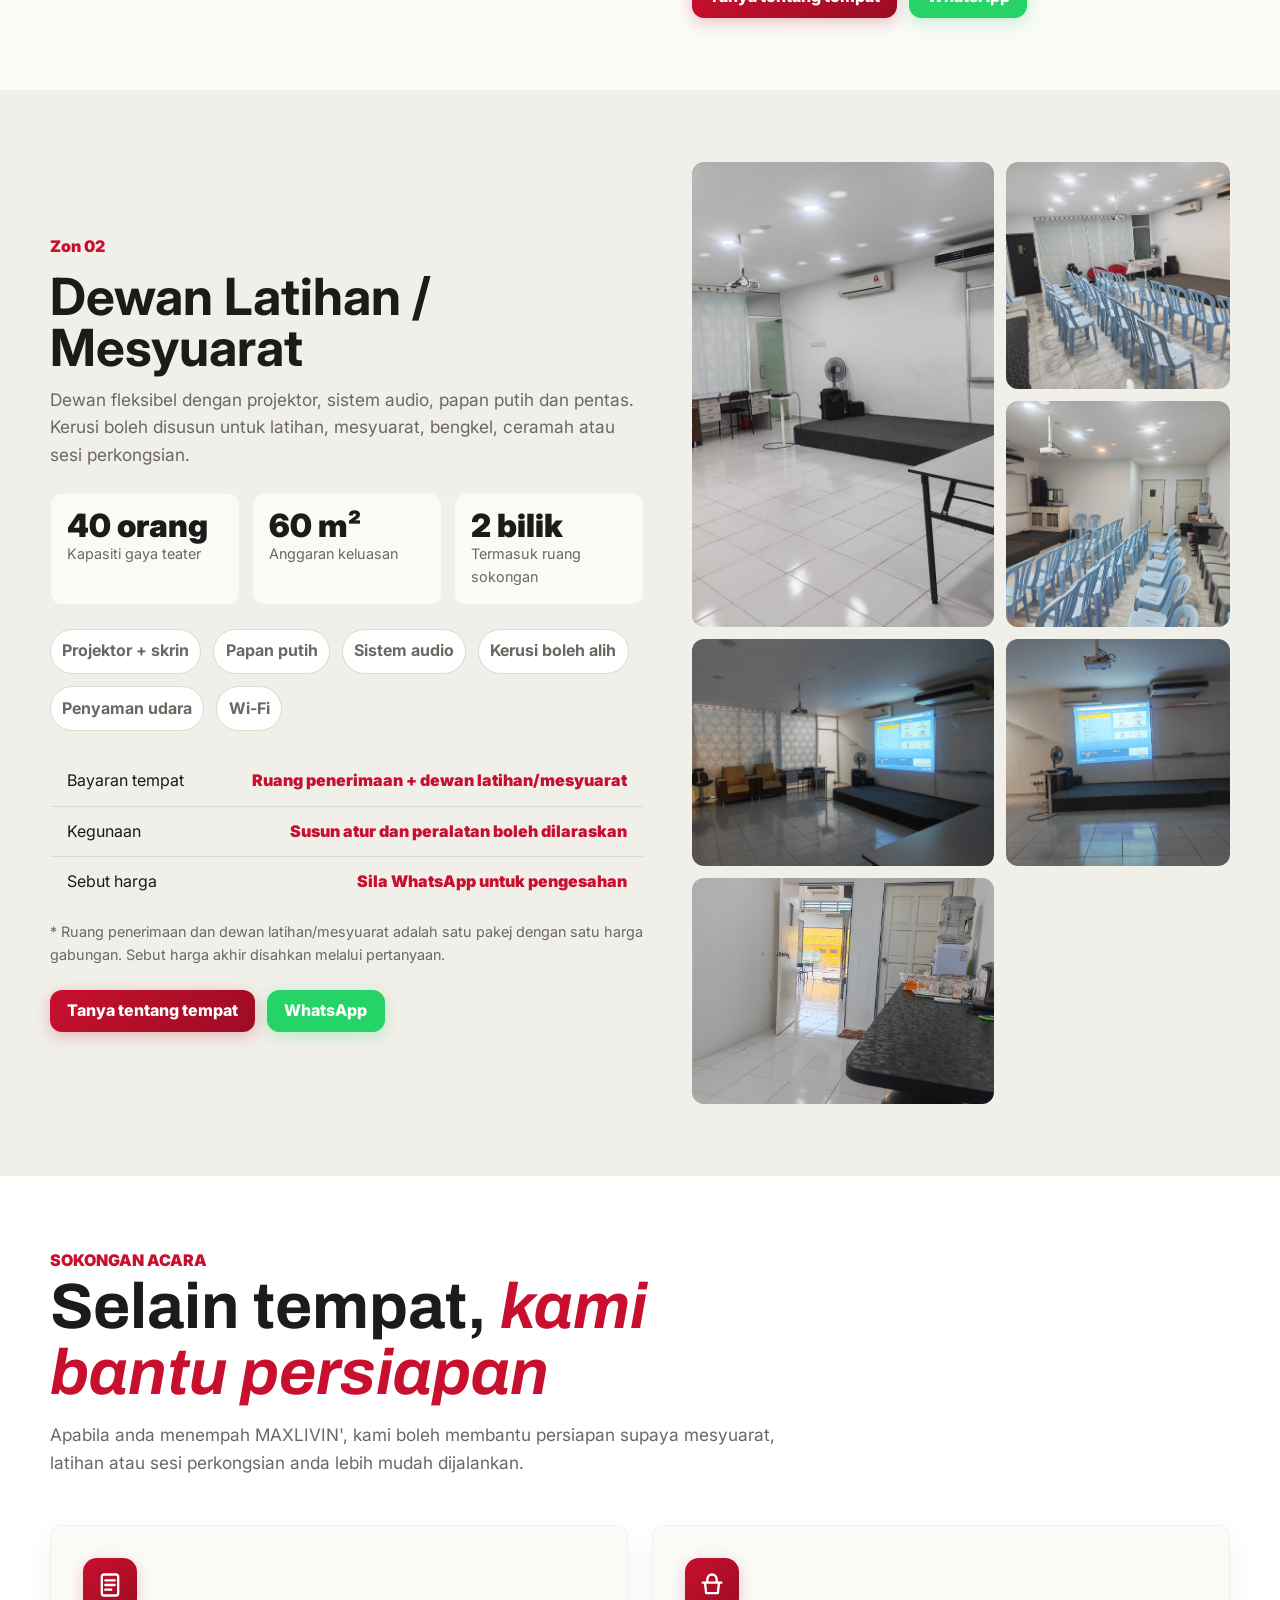
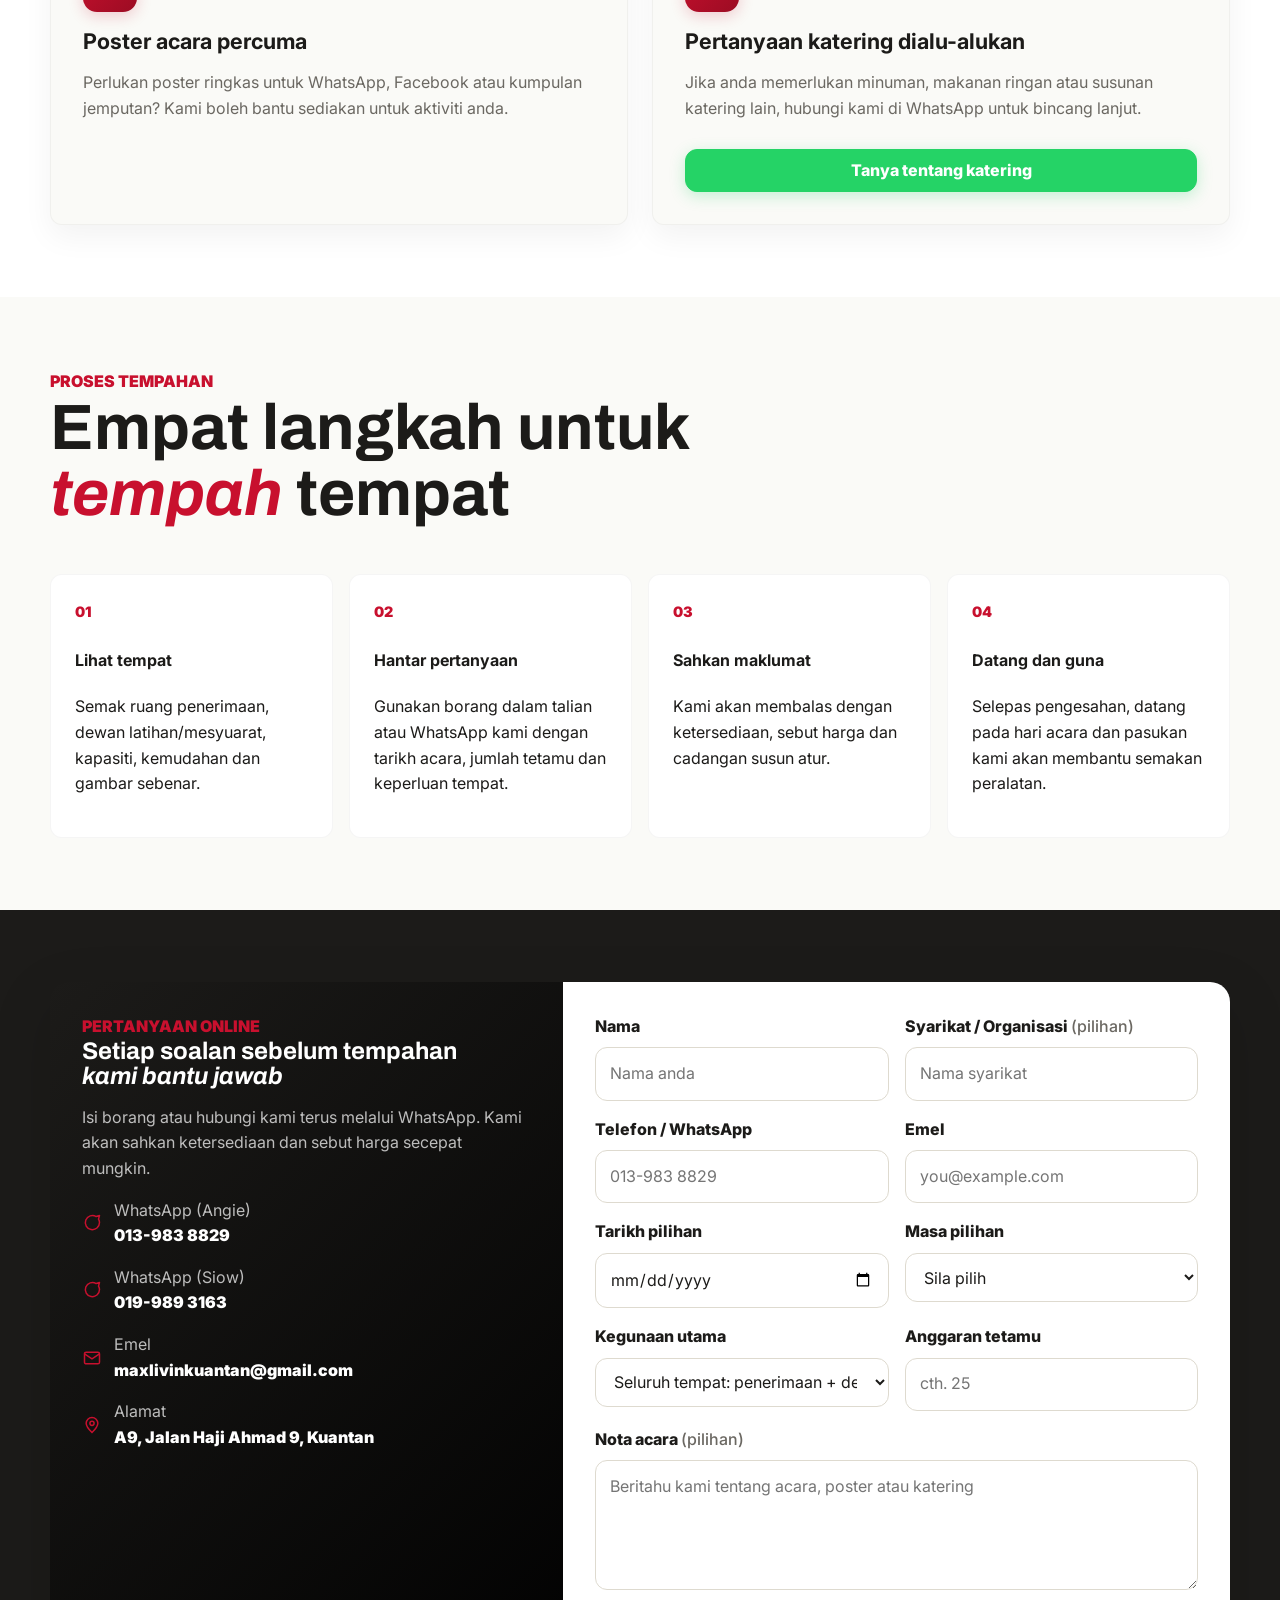
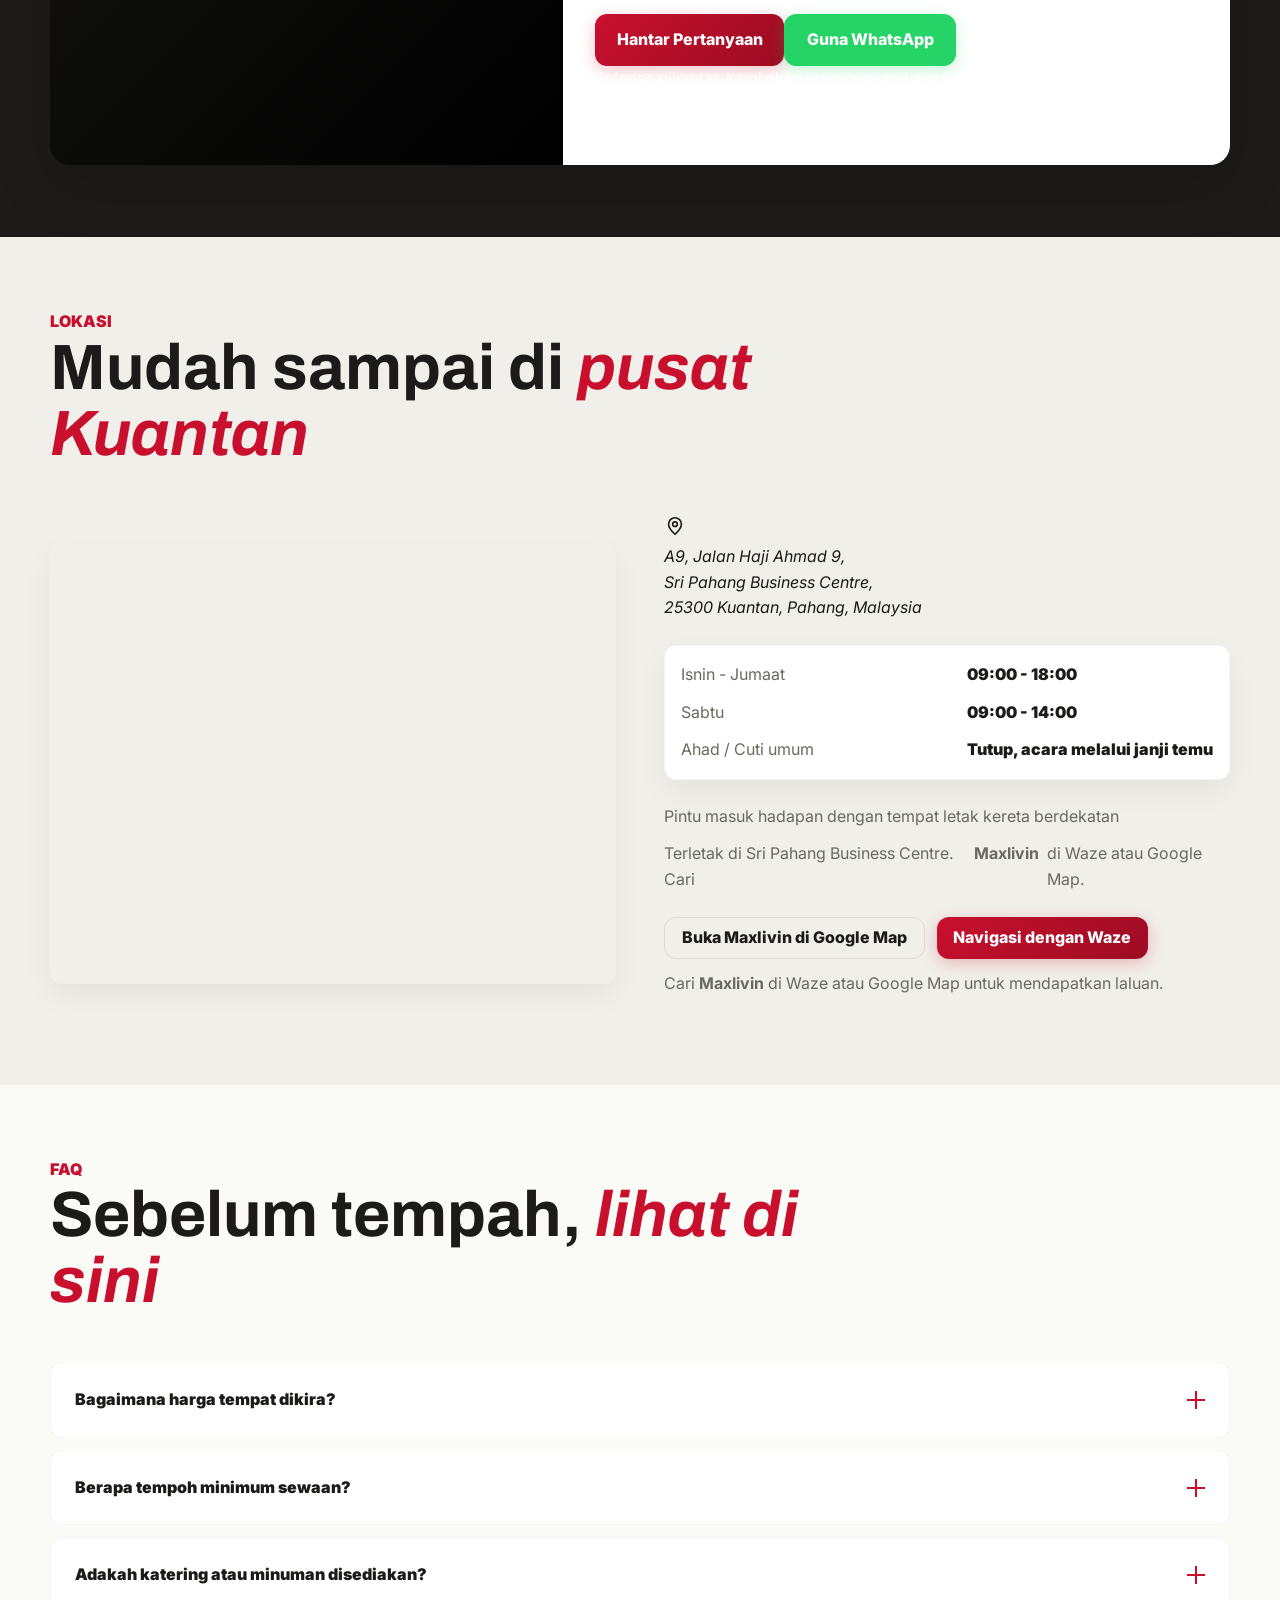
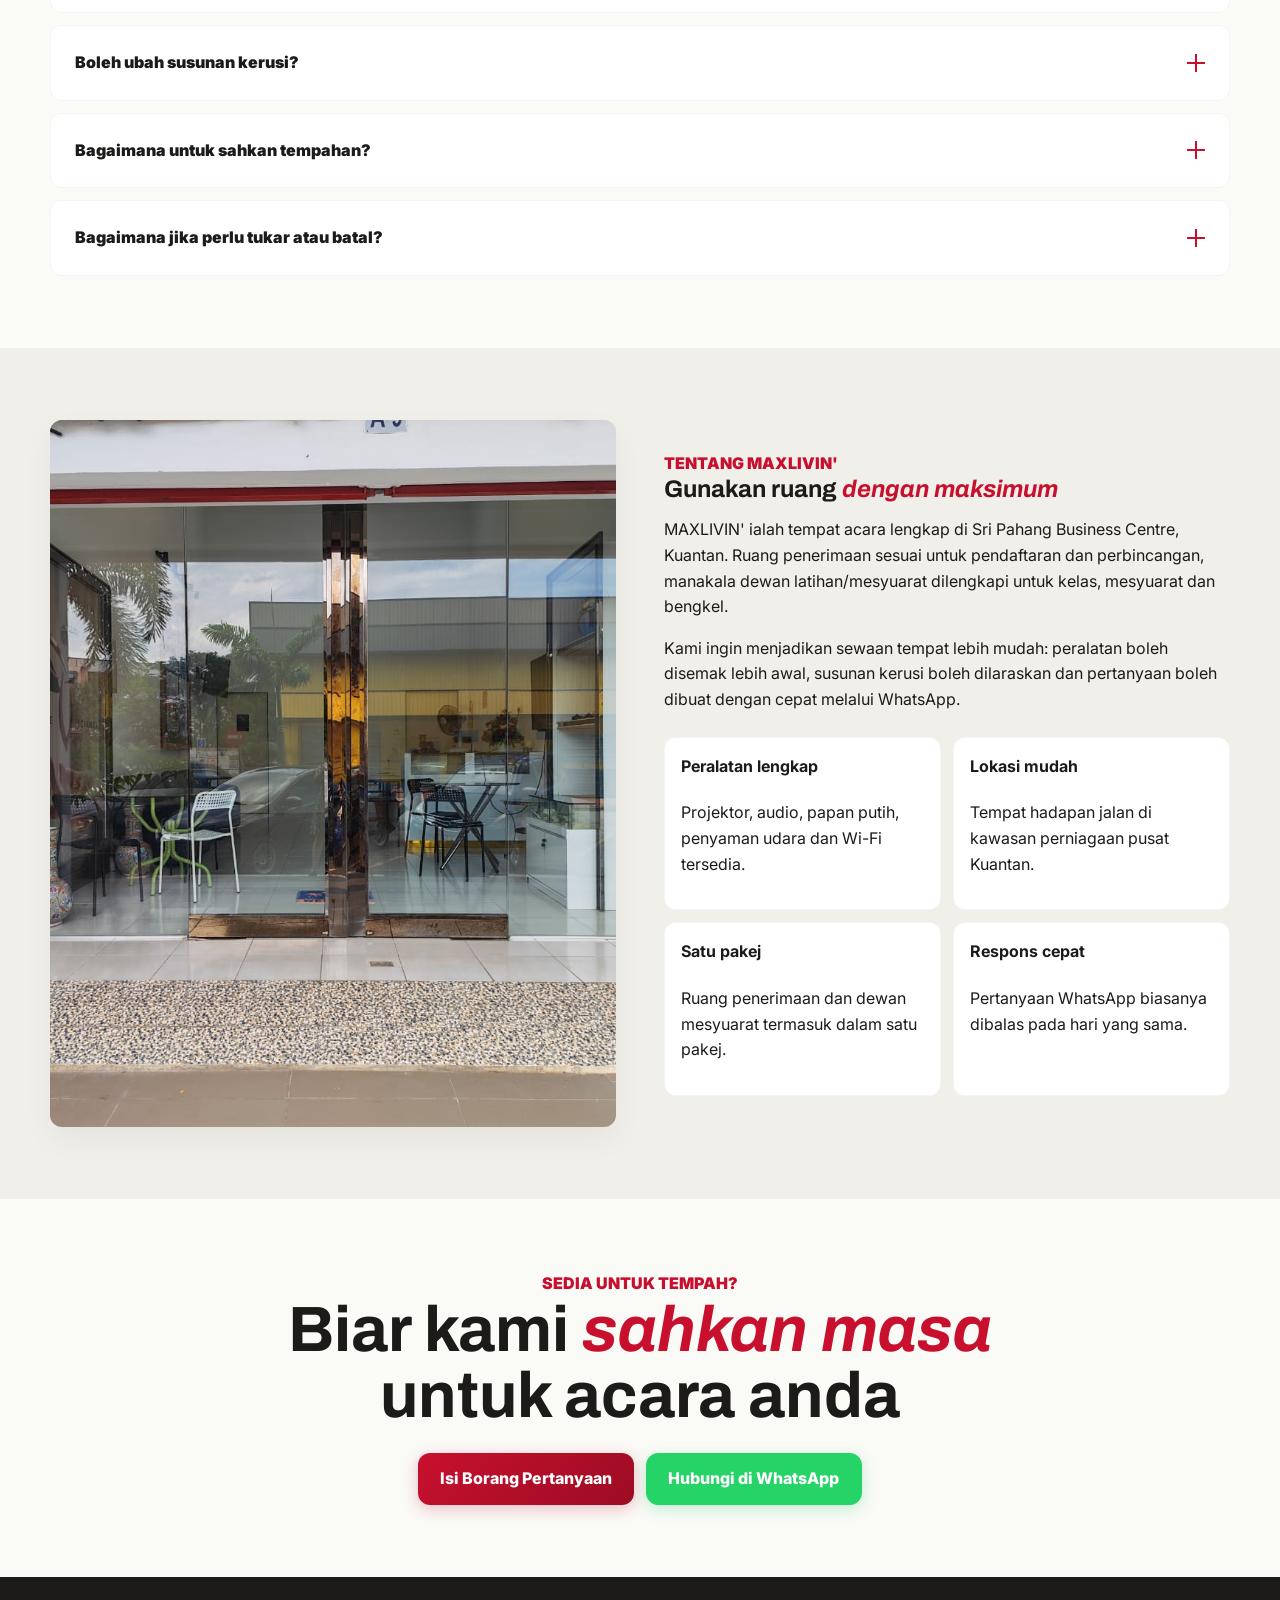
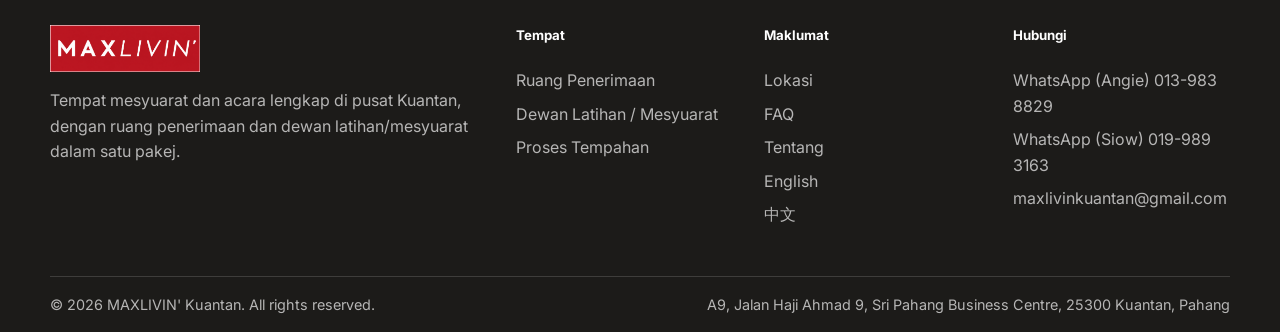
<file: ms.html>
<!DOCTYPE html>
<html lang="ms">
<head>
<meta charset="UTF-8">
<meta name="viewport" content="width=device-width, initial-scale=1.0">
<title>MAXLIVIN' Kuantan - Sewaan Tempat Mesyuarat, Latihan & Acara</title>
<meta name="description" content="MAXLIVIN' di Kuantan menyediakan pakej tempat acara lengkap dengan ruang penerimaan dan dewan latihan/mesyuarat. Sesuai untuk mesyuarat, latihan, bengkel dan acara kecil.">
<link rel="icon" href="data:image/svg+xml,<svg xmlns=%22http://www.w3.org/2000/svg%22 viewBox=%220 0 100 100%22><rect width=%22100%22 height=%22100%22 fill=%22%23C8102E%22/><text x=%2250%22 y=%2268%22 font-size=%2260%22 fill=%22white%22 text-anchor=%22middle%22 font-family=%22Arial%22 font-weight=%22bold%22>M</text></svg>">
<link rel="preconnect" href="https://fonts.googleapis.com">
<link rel="preconnect" href="https://fonts.gstatic.com" crossorigin>
<link href="https://fonts.googleapis.com/css2?family=Archivo:wght@500;600;700;800&family=Inter:wght@400;500;600;700&family=JetBrains+Mono:wght@400;500&display=swap" rel="stylesheet">
<link rel="stylesheet" href="css/main.css">
</head>
<body>
<header class="site-header" id="siteHeader">
  <div class="container nav-wrap">
    <a href="#top" class="nav-logo"><img src="images/logo.png" alt="MAXLIVIN' Kuantan sewaan tempat"></a>
    <nav class="nav-links" id="navLinks">
      <a href="#venues">Tempat</a>
      <a href="#process">Tempahan</a>
      <a href="#location">Lokasi</a>
      <a href="#faq">FAQ</a>
      <a href="#about">Tentang</a>
      <a href="index.html" class="mobile-lang-link">EN</a>
      <a href="zh.html" class="mobile-lang-link">中文</a>
    </nav>
    <div class="nav-cta">
      <a href="index.html" class="lang-switch">EN</a>
      <a href="zh.html" class="lang-switch">中文</a>
      <a href="#inquiry" class="btn btn-secondary">Pertanyaan</a>
      <a href="https://wa.me/60139838829?text=Hi%2C%20saya%20ingin%20bertanya%20tentang%20sewaan%20tempat%20MAXLIVIN" target="_blank" rel="noopener" class="btn btn-whatsapp">WhatsApp</a>
    </div>
    <button class="nav-toggle" id="navToggle" aria-label="Buka menu"><span></span><span></span><span></span></button>
  </div>
</header>

<section class="hero" id="top">
  <div class="hero-bg"><img src="images/training_1.jpeg" alt="Dewan latihan dan mesyuarat MAXLIVIN" loading="eager"></div>
  <div class="container hero-content">
    <div class="hero-eyebrow"><span class="dot"></span>Kuantan · Sri Pahang Business Centre · A9</div>
    <h1 class="hero-title"><span class="line"><span class="word">MEET.</span></span><span class="line"><span class="word italic-accent">Train.</span> <span class="word">Host.</span></span></h1>
    <p class="hero-sub">Satu bayaran tempat merangkumi ruang penerimaan dan dewan latihan/mesyuarat: ruang hadapan untuk menyambut tetamu, serta dewan fleksibel untuk mesyuarat, latihan, bengkel dan sesi perkongsian.</p>
    <div class="hero-actions"><a href="#venues" class="btn btn-primary btn-lg">Lihat Maklumat Tempat</a><a href="https://wa.me/60139838829?text=Hi%2C%20saya%20ingin%20bertanya%20tentang%20sewaan%20tempat%20MAXLIVIN" target="_blank" rel="noopener" class="btn btn-secondary btn-lg" style="border-color:rgba(255,255,255,0.5); color:#fff;">Tanya di WhatsApp</a></div>
    <div class="hero-stats">
      <div><div class="hero-stat-num"><span class="count-up" data-target="2">0</span> zon</div><div class="hero-stat-label">Dalam satu pakej</div></div>
      <div><div class="hero-stat-num"><span class="count-up" data-target="40">0</span> orang</div><div class="hero-stat-label">Kapasiti maksimum dewan</div></div>
      <div><div class="hero-stat-num"><span class="count-up" data-target="24">0</span>j</div><div class="hero-stat-label">Respons pertanyaan WhatsApp</div></div>
    </div>
  </div>
  <div class="hero-scroll-cue"><span class="line-v"></span>Tatal</div>
</section>

<div class="trust-strip">
  <div class="container">
    <div class="trust-item"><svg width="18" height="18" viewBox="0 0 24 24" fill="none"><path d="M12 2L2 7l10 5 10-5-10-5z" stroke="currentColor" stroke-width="2" stroke-linejoin="round"/><path d="M2 17l10 5 10-5M2 12l10 5 10-5" stroke="currentColor" stroke-width="2" stroke-linejoin="round"/></svg>Projektor / Audio / Papan putih</div>
    <div class="trust-item"><svg width="18" height="18" viewBox="0 0 24 24" fill="none"><path d="M12 8v4l3 3" stroke="currentColor" stroke-width="2" stroke-linecap="round"/><circle cx="12" cy="12" r="9" stroke="currentColor" stroke-width="2"/></svg>Penggunaan mengikut jam atau seharian</div>
    <div class="trust-item"><svg width="18" height="18" viewBox="0 0 24 24" fill="none"><path d="M3 11l18-5-5 18-4-7-7-4z" stroke="currentColor" stroke-width="2" stroke-linejoin="round"/></svg>Lokasi pusat Kuantan</div>
    <div class="trust-item"><svg width="18" height="18" viewBox="0 0 24 24" fill="none"><path d="M21 11.5a8.5 8.5 0 1 1-4-7.2L21 3l-1.2 4.3a8.4 8.4 0 0 1 1.2 4.2z" stroke="currentColor" stroke-width="2" stroke-linejoin="round"/></svg>Pertanyaan WhatsApp</div>
  </div>
</div>

<section class="section" id="venues">
  <div class="container">
    <div class="section-head"><div class="eyebrow">Tempat lengkap</div><h2 class="fs-h1" style="font-size:var(--fs-h1)">Ruang penerimaan dan <span class="italic-accent">dewan mesyuarat</span> dalam satu pakej</h2><p class="lead">Ruang penerimaan dan dewan latihan/mesyuarat adalah sebahagian daripada pakej tempat yang sama. Anda boleh gunakan mengikut zon, tetapi tempahan adalah untuk keseluruhan pakej tempat.</p></div>
    <div class="venues-grid">
      <article class="venue-card reveal"><div class="venue-card-img"><img src="images/reception_1.jpeg" alt="Ruang penerimaan MAXLIVIN" loading="lazy"><span class="venue-card-tag">Ruang Penerimaan</span></div><div class="venue-card-body"><h3 class="venue-card-title">Ruang Penerimaan <span class="italic-accent">Zon Hadapan</span></h3><p class="venue-card-desc">Ruang hadapan yang cerah untuk ketibaan tetamu, pendaftaran, perbincangan ringkas dan sesi santai sebelum atau selepas acara.</p><div class="venue-meta-row"><div class="venue-meta"><div class="venue-meta-num">20<span style="font-size:0.9rem;color:var(--color-ink-soft);font-weight:500"> orang</span></div><div class="venue-meta-label">Penggunaan zon hadapan</div></div><div class="venue-meta"><div class="venue-meta-num">35<span style="font-size:0.9rem;color:var(--color-ink-soft);font-weight:500"> m²</span></div><div class="venue-meta-label">Anggaran keluasan</div></div></div><div class="venue-card-foot"><div class="venue-price"><span class="from">Satu bayaran termasuk</span><br><span class="amount">Penerimaan + Dewan</span></div><a href="#venue-reception" class="btn-ghost">Lihat maklumat</a></div></div></article>
      <article class="venue-card reveal"><div class="venue-card-img"><img src="images/training_1.jpeg" alt="Dewan latihan dan mesyuarat MAXLIVIN" loading="lazy"><span class="venue-card-tag">Dewan Mesyuarat</span></div><div class="venue-card-body"><h3 class="venue-card-title">Dewan Latihan / Mesyuarat <span class="italic-accent">Zon Utama</span></h3><p class="venue-card-desc">Dilengkapi projektor, sistem audio, papan putih dan kerusi boleh alih untuk mesyuarat, latihan, bengkel dan sesi perkongsian kecil.</p><div class="venue-meta-row"><div class="venue-meta"><div class="venue-meta-num">40<span style="font-size:0.9rem;color:var(--color-ink-soft);font-weight:500"> orang</span></div><div class="venue-meta-label">Kapasiti maksimum</div></div><div class="venue-meta"><div class="venue-meta-num">60<span style="font-size:0.9rem;color:var(--color-ink-soft);font-weight:500"> m²</span></div><div class="venue-meta-label">Anggaran keluasan</div></div></div><div class="venue-card-foot"><div class="venue-price"><span class="from">Satu bayaran tempat</span><br><span class="amount">Pakej lengkap</span></div><a href="#venue-training" class="btn-ghost">Lihat maklumat</a></div></div></article>
    </div>
  </div>
</section>

<section class="section" id="venue-reception"><div class="container"><div class="venue-detail"><div class="venue-detail-gallery reveal"><img class="g-main" src="images/reception_1.jpeg" alt="Ruang penerimaan"><img class="g-sub" src="images/reception_2.jpeg" alt="Sofa dan kaunter penerimaan"><img class="g-sub" src="images/storefront.jpeg" alt="Hadapan kedai MAXLIVIN"></div><div class="venue-detail-info reveal"><span class="venue-number">Zon 01</span><h3>Ruang Penerimaan</h3><p class="lead">Ruang hadapan yang menyambut tetamu, sesuai untuk pendaftaran, penerimaan pelanggan, perbincangan ringkas dan waktu rehat. Ruang ini termasuk bersama dewan latihan/mesyuarat.</p><div class="spec-grid"><div class="spec-item"><div class="num">20<span class="unit"> orang</span></div><div class="label">Penggunaan zon hadapan</div></div><div class="spec-item"><div class="num">35<span class="unit"> m²</span></div><div class="label">Anggaran keluasan</div></div><div class="spec-item"><div class="num">A9</div><div class="label">Pintu masuk hadapan</div></div></div><div class="amenity-list"><span class="amenity-chip">Skrin TV</span><span class="amenity-chip">Penyaman udara</span><span class="amenity-chip">Wi-Fi</span><span class="amenity-chip">Ruang sofa</span><span class="amenity-chip">Pintu kaca</span></div><table class="price-table"><tr><td>Bayaran tempat</td><td>Ruang penerimaan + dewan latihan/mesyuarat</td></tr><tr><td>Kegunaan</td><td>Penerimaan, mesyuarat, latihan atau bengkel</td></tr><tr><td>Sebut harga</td><td>Sila WhatsApp untuk pengesahan</td></tr></table><p class="price-note">* Ruang penerimaan dan dewan latihan/mesyuarat adalah satu pakej dengan satu harga gabungan. Sebut harga akhir disahkan melalui pertanyaan.</p><div class="venue-detail-actions"><a href="#inquiry" class="btn btn-primary" data-venue="Seluruh tempat">Tanya tentang tempat</a><a href="https://wa.me/60139838829?text=Hi%2C%20saya%20ingin%20bertanya%20tentang%20sewaan%20tempat%20MAXLIVIN" target="_blank" rel="noopener" class="btn btn-whatsapp">WhatsApp</a></div></div></div></div></section>

<section class="section" id="venue-training" style="background:var(--color-surface)"><div class="container"><div class="venue-detail reverse"><div class="venue-detail-gallery reveal"><img class="g-main" src="images/training_1.jpeg" alt="Dewan latihan dan mesyuarat"><img class="g-sub" src="images/training_2.jpeg" alt="Susunan kerusi teater"><img class="g-sub" src="images/training_3.jpeg" alt="Susunan kerusi sisi"><img class="g-sub" src="images/training_4.jpeg" alt="Demonstrasi projektor"><img class="g-sub" src="images/training_5.jpeg" alt="Projektor dan papan putih"><img class="g-sub" src="images/training_6.jpeg" alt="Ruang minuman"></div><div class="venue-detail-info reveal"><span class="venue-number">Zon 02</span><h3>Dewan Latihan / Mesyuarat</h3><p class="lead">Dewan fleksibel dengan projektor, sistem audio, papan putih dan pentas. Kerusi boleh disusun untuk latihan, mesyuarat, bengkel, ceramah atau sesi perkongsian.</p><div class="spec-grid"><div class="spec-item"><div class="num">40<span class="unit"> orang</span></div><div class="label">Kapasiti gaya teater</div></div><div class="spec-item"><div class="num">60<span class="unit"> m²</span></div><div class="label">Anggaran keluasan</div></div><div class="spec-item"><div class="num">2<span class="unit"> bilik</span></div><div class="label">Termasuk ruang sokongan</div></div></div><div class="amenity-list"><span class="amenity-chip">Projektor + skrin</span><span class="amenity-chip">Papan putih</span><span class="amenity-chip">Sistem audio</span><span class="amenity-chip">Kerusi boleh alih</span><span class="amenity-chip">Penyaman udara</span><span class="amenity-chip">Wi-Fi</span></div><table class="price-table"><tr><td>Bayaran tempat</td><td>Ruang penerimaan + dewan latihan/mesyuarat</td></tr><tr><td>Kegunaan</td><td>Susun atur dan peralatan boleh dilaraskan</td></tr><tr><td>Sebut harga</td><td>Sila WhatsApp untuk pengesahan</td></tr></table><p class="price-note">* Ruang penerimaan dan dewan latihan/mesyuarat adalah satu pakej dengan satu harga gabungan. Sebut harga akhir disahkan melalui pertanyaan.</p><div class="venue-detail-actions"><a href="#inquiry" class="btn btn-primary" data-venue="Seluruh tempat">Tanya tentang tempat</a><a href="https://wa.me/60139838829?text=Hi%2C%20saya%20ingin%20bertanya%20tentang%20sewaan%20tempat%20MAXLIVIN" target="_blank" rel="noopener" class="btn btn-whatsapp">WhatsApp</a></div></div></div></div></section>

<section class="section support-section" id="support"><div class="container"><div class="section-head"><div class="eyebrow">Sokongan acara</div><h2 style="font-size:var(--fs-h1)">Selain tempat, <span class="italic-accent">kami bantu persiapan</span></h2><p class="lead">Apabila anda menempah MAXLIVIN', kami boleh membantu persiapan supaya mesyuarat, latihan atau sesi perkongsian anda lebih mudah dijalankan.</p></div><div class="support-grid"><div class="support-card reveal"><div class="support-icon"><svg width="28" height="28" viewBox="0 0 24 24" fill="none"><rect x="5" y="3" width="14" height="18" rx="2" stroke="currentColor" stroke-width="2"/><path d="M8 8h8M8 12h8M8 16h5" stroke="currentColor" stroke-width="2" stroke-linecap="round"/></svg></div><h3>Poster acara percuma</h3><p>Perlukan poster ringkas untuk WhatsApp, Facebook atau kumpulan jemputan? Kami boleh bantu sediakan untuk aktiviti anda.</p></div><div class="support-card reveal"><div class="support-icon"><svg width="28" height="28" viewBox="0 0 24 24" fill="none"><path d="M4 10h16M6 10l1 9h10l1-9M8 10V7a4 4 0 018 0v3" stroke="currentColor" stroke-width="2" stroke-linecap="round" stroke-linejoin="round"/></svg></div><h3>Pertanyaan katering dialu-alukan</h3><p>Jika anda memerlukan minuman, makanan ringan atau susunan katering lain, hubungi kami di WhatsApp untuk bincang lanjut.</p><a href="https://wa.me/60139838829?text=Hi%2C%20saya%20ingin%20bertanya%20tentang%20sewaan%20tempat%20MAXLIVIN" target="_blank" rel="noopener" class="btn btn-whatsapp">Tanya tentang katering</a></div></div></div></section>

<section class="section" id="process"><div class="container"><div class="section-head"><div class="eyebrow">Proses tempahan</div><h2 style="font-size:var(--fs-h1)">Empat langkah untuk <span class="italic-accent">tempah</span> tempat</h2></div><div class="process-grid"><div class="process-step reveal"><span class="process-num">01</span><h4>Lihat tempat</h4><p>Semak ruang penerimaan, dewan latihan/mesyuarat, kapasiti, kemudahan dan gambar sebenar.</p></div><div class="process-step reveal"><span class="process-num">02</span><h4>Hantar pertanyaan</h4><p>Gunakan borang dalam talian atau WhatsApp kami dengan tarikh acara, jumlah tetamu dan keperluan tempat.</p></div><div class="process-step reveal"><span class="process-num">03</span><h4>Sahkan maklumat</h4><p>Kami akan membalas dengan ketersediaan, sebut harga dan cadangan susun atur.</p></div><div class="process-step reveal"><span class="process-num">04</span><h4>Datang dan guna</h4><p>Selepas pengesahan, datang pada hari acara dan pasukan kami akan membantu semakan peralatan.</p></div></div></div></section>

<section class="section" id="inquiry"><div class="container"><div class="inquiry-section reveal"><div class="inquiry-aside"><div class="eyebrow">Pertanyaan online</div><h2>Setiap soalan sebelum tempahan<br><span class="italic-accent" style="color:#fff">kami bantu jawab</span></h2><p>Isi borang atau hubungi kami terus melalui WhatsApp. Kami akan sahkan ketersediaan dan sebut harga secepat mungkin.</p><div class="inquiry-contact-item"><svg width="20" height="20" viewBox="0 0 24 24" fill="none"><path d="M21 11.5a8.5 8.5 0 1 1-4-7.2L21 3l-1.2 4.3a8.4 8.4 0 0 1 1.2 4.2z" stroke="currentColor" stroke-width="1.8" stroke-linejoin="round"/></svg><div><div class="ct-label">WhatsApp (Angie)</div><a class="ct-value" href="https://wa.me/60139838829" target="_blank" rel="noopener">013-983 8829</a></div></div><div class="inquiry-contact-item"><svg width="20" height="20" viewBox="0 0 24 24" fill="none"><path d="M21 11.5a8.5 8.5 0 1 1-4-7.2L21 3l-1.2 4.3a8.4 8.4 0 0 1 1.2 4.2z" stroke="currentColor" stroke-width="1.8" stroke-linejoin="round"/></svg><div><div class="ct-label">WhatsApp (Siow)</div><a class="ct-value" href="https://wa.me/60199893163" target="_blank" rel="noopener">019-989 3163</a></div></div><div class="inquiry-contact-item"><svg width="20" height="20" viewBox="0 0 24 24" fill="none"><rect x="3" y="5" width="18" height="14" rx="2" stroke="currentColor" stroke-width="1.8"/><path d="M3 7l9 6 9-6" stroke="currentColor" stroke-width="1.8"/></svg><div><div class="ct-label">Emel</div><a class="ct-value" href="mailto:maxlivinkuantan@gmail.com">maxlivinkuantan@gmail.com</a></div></div><div class="inquiry-contact-item"><svg width="20" height="20" viewBox="0 0 24 24" fill="none"><path d="M12 21s-7-6.5-7-11a7 7 0 1114 0c0 4.5-7 11-7 11z" stroke="currentColor" stroke-width="1.8"/><circle cx="12" cy="10" r="2.5" stroke="currentColor" stroke-width="1.8"/></svg><div><div class="ct-label">Alamat</div><div class="ct-value">A9, Jalan Haji Ahmad 9, Kuantan</div></div></div></div><div class="inquiry-form-wrap"><form id="bookingForm" action="https://formspree.io/f/xrevnkbj" method="POST">
          <input type="hidden" name="_subject" value="Pertanyaan tempat MAXLIVIN"><div class="form-row"><div class="form-group"><label for="f-name">Nama</label><input type="text" id="f-name" name="name" required placeholder="Nama anda"></div><div class="form-group"><label for="f-company">Syarikat / Organisasi <span class="opt">(pilihan)</span></label><input type="text" id="f-company" name="company" placeholder="Nama syarikat"></div></div><div class="form-row"><div class="form-group"><label for="f-phone">Telefon / WhatsApp</label><input type="tel" id="f-phone" name="phone" required placeholder="013-983 8829"></div><div class="form-group"><label for="f-email">Emel</label><input type="email" id="f-email" name="email" required placeholder="you@example.com"></div></div><div class="form-row"><div class="form-group"><label for="f-date">Tarikh pilihan</label><input type="date" id="f-date" name="date"></div><div class="form-group"><label for="f-time">Masa pilihan</label><select id="f-time" name="time"><option value="">Sila pilih</option><option>Pagi</option><option>Petang</option><option>Seharian</option><option>Belum pasti</option></select></div></div><div class="form-row"><div class="form-group"><label for="f-venue">Kegunaan utama</label><select id="f-venue" name="venue"><option value="Seluruh tempat">Seluruh tempat: penerimaan + dewan</option><option value="Fokus mesyuarat / latihan">Fokus mesyuarat / latihan</option><option value="Fokus penerimaan">Fokus penerimaan / perbincangan</option></select></div><div class="form-group"><label for="f-pax">Anggaran tetamu</label><input type="number" id="f-pax" name="pax" min="1" placeholder="cth. 25"></div></div><div class="form-group"><label for="f-message">Nota acara <span class="opt">(pilihan)</span></label><textarea id="f-message" name="message" rows="4" placeholder="Beritahu kami tentang acara, poster atau katering"></textarea></div><div class="form-actions"><button type="submit" class="btn btn-primary btn-lg">Hantar Pertanyaan</button><a href="https://wa.me/60139838829?text=Hi%2C%20saya%20ingin%20bertanya%20tentang%20sewaan%20tempat%20MAXLIVIN" target="_blank" rel="noopener" class="btn btn-whatsapp btn-lg">Guna WhatsApp</a></div><p class="form-note">Selepas dihantar, kami akan menghubungi anda untuk sahkan ketersediaan dan sebut harga.</p><div class="form-success" id="formSuccess" data-success-message="Pertanyaan diterima. Kami akan menghubungi anda secepat mungkin."><span>Pertanyaan diterima. Kami akan menghubungi anda secepat mungkin.</span></div></form></div></div></div></section>

<section class="section" id="location" style="background:var(--color-surface)"><div class="container"><div class="section-head"><div class="eyebrow">Lokasi</div><h2 style="font-size:var(--fs-h1)">Mudah sampai di <span class="italic-accent">pusat Kuantan</span></h2></div><div class="location-grid"><div class="location-map reveal"><iframe src="https://www.google.com/maps?q=Maxlivin%20Kuantan&ll=3.8181232,103.3309573&z=17&output=embed" loading="lazy" referrerpolicy="no-referrer-when-downgrade" title="Peta lokasi MAXLIVIN"></iframe></div><div class="location-info reveal"><div class="addr-block"><svg width="22" height="22" viewBox="0 0 24 24" fill="none"><path d="M12 21s-7-6.5-7-11a7 7 0 1114 0c0 4.5-7 11-7 11z" stroke="currentColor" stroke-width="1.8"/><circle cx="12" cy="10" r="2.5" stroke="currentColor" stroke-width="1.8"/></svg><address>A9, Jalan Haji Ahmad 9,<br>Sri Pahang Business Centre,<br>25300 Kuantan, Pahang, Malaysia</address></div><div class="location-hours"><span class="day">Isnin - Jumaat</span><span class="time">09:00 - 18:00</span><span class="day">Sabtu</span><span class="time">09:00 - 14:00</span><span class="day">Ahad / Cuti umum</span><span class="time">Tutup, acara melalui janji temu</span></div><div class="transit-list"><div class="transit-item">Pintu masuk hadapan dengan tempat letak kereta berdekatan</div><div class="transit-item">Terletak di Sri Pahang Business Centre. Cari <strong>Maxlivin</strong> di Waze atau Google Map.</div></div><div class="map-actions"><a href="https://www.google.com/maps/place/Maxlivin/@3.8180129,103.3309707,17z/data=!4m17!1m10!3m9!1s0x31c8bbd88670a421:0x638725e299cbca22!2sMaxlivin!8m2!3d3.8181232!4d103.3309573!10e5!14m1!1BCgIgARICCAI!16s%2Fg%2F11v09l9y1g!3m5!1s0x31c8bbd88670a421:0x638725e299cbca22!8m2!3d3.8181232!4d103.3309573!16s%2Fg%2F11v09l9y1g?hl=zh-CN&entry=ttu&g_ep=EgoyMDI2MDYxNi4wIKXMDSoASAFQAw%3D%3D" target="_blank" rel="noopener" class="btn btn-secondary">Buka Maxlivin di Google Map</a><a href="https://waze.com/ul?ll=3.8181232%2C103.3309573&navigate=yes&q=Maxlivin" target="_blank" rel="noopener" class="btn btn-primary">Navigasi dengan Waze</a></div><p class="map-note">Cari <strong>Maxlivin</strong> di Waze atau Google Map untuk mendapatkan laluan.</p></div></div></div></section>

<section class="section" id="faq"><div class="container"><div class="section-head"><div class="eyebrow">FAQ</div><h2 style="font-size:var(--fs-h1)">Sebelum tempah, <span class="italic-accent">lihat di sini</span></h2></div><div class="faq-list"><div class="faq-item reveal"><button class="faq-question"><span>Bagaimana harga tempat dikira?</span><span class="icon"></span></button><div class="faq-answer"><div class="faq-answer-inner">Ruang penerimaan dan dewan latihan/mesyuarat termasuk dalam satu pakej tempat. Hubungi kami untuk sebut harga mengikut tarikh, tempoh, susun atur dan jumlah tetamu.</div></div></div><div class="faq-item reveal"><button class="faq-question"><span>Berapa tempoh minimum sewaan?</span><span class="icon"></span></button><div class="faq-answer"><div class="faq-answer-inner">Kami mencadangkan minimum 2 jam supaya ada masa untuk persediaan dan kemas semula. Susunan lebih pendek boleh dibincangkan.</div></div></div><div class="faq-item reveal"><button class="faq-question"><span>Adakah katering atau minuman disediakan?</span><span class="icon"></span></button><div class="faq-answer"><div class="faq-answer-inner">Kemudahan air minuman asas tersedia. Untuk katering, minuman atau makanan ringan, WhatsApp kami dengan jumlah tetamu dan keperluan anda.</div></div></div><div class="faq-item reveal"><button class="faq-question"><span>Boleh ubah susunan kerusi?</span><span class="icon"></span></button><div class="faq-answer"><div class="faq-answer-inner">Boleh. Kerusi dewan latihan/mesyuarat boleh disusun mengikut gaya teater, kelas atau perbincangan.</div></div></div><div class="faq-item reveal"><button class="faq-question"><span>Bagaimana untuk sahkan tempahan?</span><span class="icon"></span></button><div class="faq-answer"><div class="faq-answer-inner">Selepas pertanyaan, kami akan sahkan ketersediaan, sebut harga dan keperluan deposit jika ada.</div></div></div><div class="faq-item reveal"><button class="faq-question"><span>Bagaimana jika perlu tukar atau batal?</span><span class="icon"></span></button><div class="faq-answer"><div class="faq-answer-inner">Sila maklumkan seawal mungkin melalui WhatsApp atau emel. Terma perubahan atau pembatalan akan dimaklumkan semasa pengesahan tempahan.</div></div></div></div></div></section>

<section class="section" id="about" style="background:var(--color-surface)"><div class="container"><div class="about-grid"><div class="about-img reveal"><img src="images/storefront.jpeg" alt="Hadapan MAXLIVIN"></div><div class="about-text reveal"><div class="eyebrow">Tentang MAXLIVIN'</div><h2>Gunakan ruang <span class="italic-accent">dengan maksimum</span></h2><p>MAXLIVIN' ialah tempat acara lengkap di Sri Pahang Business Centre, Kuantan. Ruang penerimaan sesuai untuk pendaftaran dan perbincangan, manakala dewan latihan/mesyuarat dilengkapi untuk kelas, mesyuarat dan bengkel.</p><p>Kami ingin menjadikan sewaan tempat lebih mudah: peralatan boleh disemak lebih awal, susunan kerusi boleh dilaraskan dan pertanyaan boleh dibuat dengan cepat melalui WhatsApp.</p><div class="about-pillars"><div class="about-pillar"><h4>Peralatan lengkap</h4><p>Projektor, audio, papan putih, penyaman udara dan Wi-Fi tersedia.</p></div><div class="about-pillar"><h4>Lokasi mudah</h4><p>Tempat hadapan jalan di kawasan perniagaan pusat Kuantan.</p></div><div class="about-pillar"><h4>Satu pakej</h4><p>Ruang penerimaan dan dewan mesyuarat termasuk dalam satu pakej.</p></div><div class="about-pillar"><h4>Respons cepat</h4><p>Pertanyaan WhatsApp biasanya dibalas pada hari yang sama.</p></div></div></div></div></div></section>

<section class="section text-center"><div class="container"><div class="eyebrow" style="justify-content:center">Sedia untuk tempah?</div><h2 style="font-size:var(--fs-h1); margin-bottom: var(--sp-5)">Biar kami <span class="italic-accent">sahkan masa</span><br>untuk acara anda</h2><div class="flex-wrap-gap" style="justify-content:center"><a href="#inquiry" class="btn btn-primary btn-lg">Isi Borang Pertanyaan</a><a href="https://wa.me/60139838829?text=Hi%2C%20saya%20ingin%20bertanya%20tentang%20sewaan%20tempat%20MAXLIVIN" target="_blank" rel="noopener" class="btn btn-whatsapp btn-lg">Hubungi di WhatsApp</a></div></div></section>

<footer class="site-footer"><div class="container footer-top"><div class="footer-brand"><img src="images/logo.png" alt="MAXLIVIN'"><p>Tempat mesyuarat dan acara lengkap di pusat Kuantan, dengan ruang penerimaan dan dewan latihan/mesyuarat dalam satu pakej.</p></div><div class="footer-col"><h5>Tempat</h5><ul><li><a href="#venue-reception">Ruang Penerimaan</a></li><li><a href="#venue-training">Dewan Latihan / Mesyuarat</a></li><li><a href="#process">Proses Tempahan</a></li></ul></div><div class="footer-col"><h5>Maklumat</h5><ul><li><a href="#location">Lokasi</a></li><li><a href="#faq">FAQ</a></li><li><a href="#about">Tentang</a></li><li><a href="index.html">English</a></li><li><a href="zh.html">中文</a></li></ul></div><div class="footer-col"><h5>Hubungi</h5><ul><li><a href="https://wa.me/60139838829" target="_blank" rel="noopener">WhatsApp (Angie) 013-983 8829</a></li><li><a href="https://wa.me/60199893163" target="_blank" rel="noopener">WhatsApp (Siow) 019-989 3163</a></li><li><a href="mailto:maxlivinkuantan@gmail.com">maxlivinkuantan@gmail.com</a></li></ul></div></div><div class="container footer-bottom"><span>© 2026 MAXLIVIN' Kuantan. All rights reserved.</span><span>A9, Jalan Haji Ahmad 9, Sri Pahang Business Centre, 25300 Kuantan, Pahang</span></div></footer>

<div class="sticky-cta"><a href="#inquiry" class="btn btn-primary">Pertanyaan</a><a href="https://wa.me/60139838829?text=Hi%2C%20saya%20ingin%20bertanya%20tentang%20sewaan%20tempat%20MAXLIVIN" target="_blank" rel="noopener" class="btn btn-whatsapp">WhatsApp</a></div>
<a href="https://wa.me/60139838829?text=Hi%2C%20saya%20ingin%20bertanya%20tentang%20sewaan%20tempat%20MAXLIVIN" target="_blank" rel="noopener" class="float-whatsapp" aria-label="Pertanyaan WhatsApp" id="floatWa"><svg width="28" height="28" viewBox="0 0 24 24" fill="white"><path d="M17.6 6.32A8.86 8.86 0 0012.05 4 8.96 8.96 0 003.18 13a8.9 8.9 0 001.32 4.69L3 21l3.42-1.45A8.94 8.94 0 0012.05 21 8.96 8.96 0 0021 12a8.9 8.9 0 00-3.4-5.68zm-5.55 13.3a7.4 7.4 0 01-3.78-1.04l-.27-.16-2.81 1.2.75-2.74-.18-.28a7.43 7.43 0 01-1.14-3.95 7.46 7.46 0 0114.92 0 7.46 7.46 0 01-7.49 6.97zm4.08-5.58c-.22-.11-1.3-.64-1.5-.71-.2-.08-.35-.11-.5.11-.15.22-.57.71-.7.86-.13.15-.26.16-.48.05-.22-.11-.93-.34-1.77-1.1-.65-.58-1.09-1.3-1.22-1.52-.13-.22-.01-.34.11-.45.11-.11.26-.28.39-.42.13-.14.17-.24.26-.4.09-.16.04-.3-.02-.41-.06-.11-.55-1.33-.76-1.82-.2-.48-.41-.42-.56-.42-.14 0-.31-.01-.48-.01-.17 0-.44.06-.67.31-.23.25-.88.86-.88 2.1 0 1.24.9 2.44 1.03 2.61.13.17 1.74 2.66 4.22 3.62 2.48.97 2.48.65 2.93.61.45-.04 1.45-.59 1.65-1.16.2-.57.2-1.06.14-1.16-.06-.1-.22-.16-.45-.27z"/></svg></a>
<script src="js/gsap.min.js"></script><script src="js/ScrollTrigger.min.js"></script><script src="js/main.js"></script>
</body>
</html>
</file>
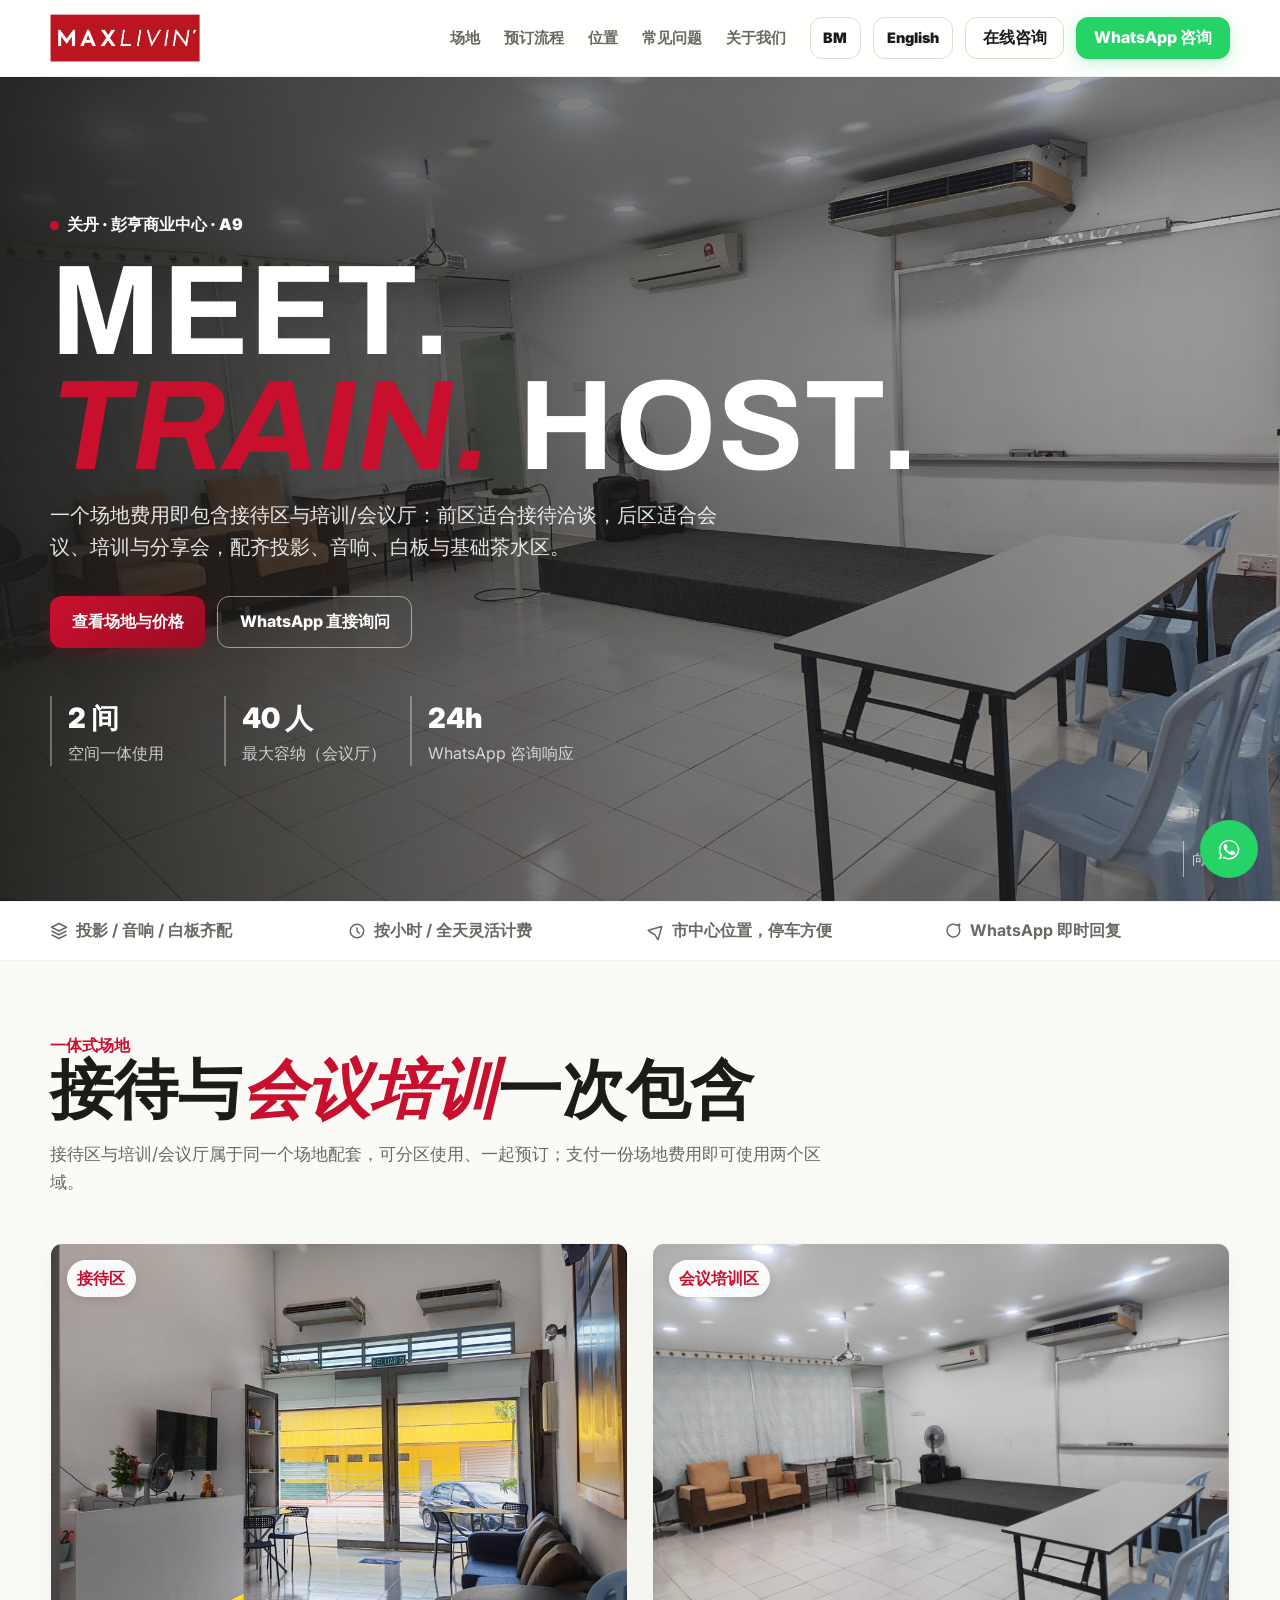
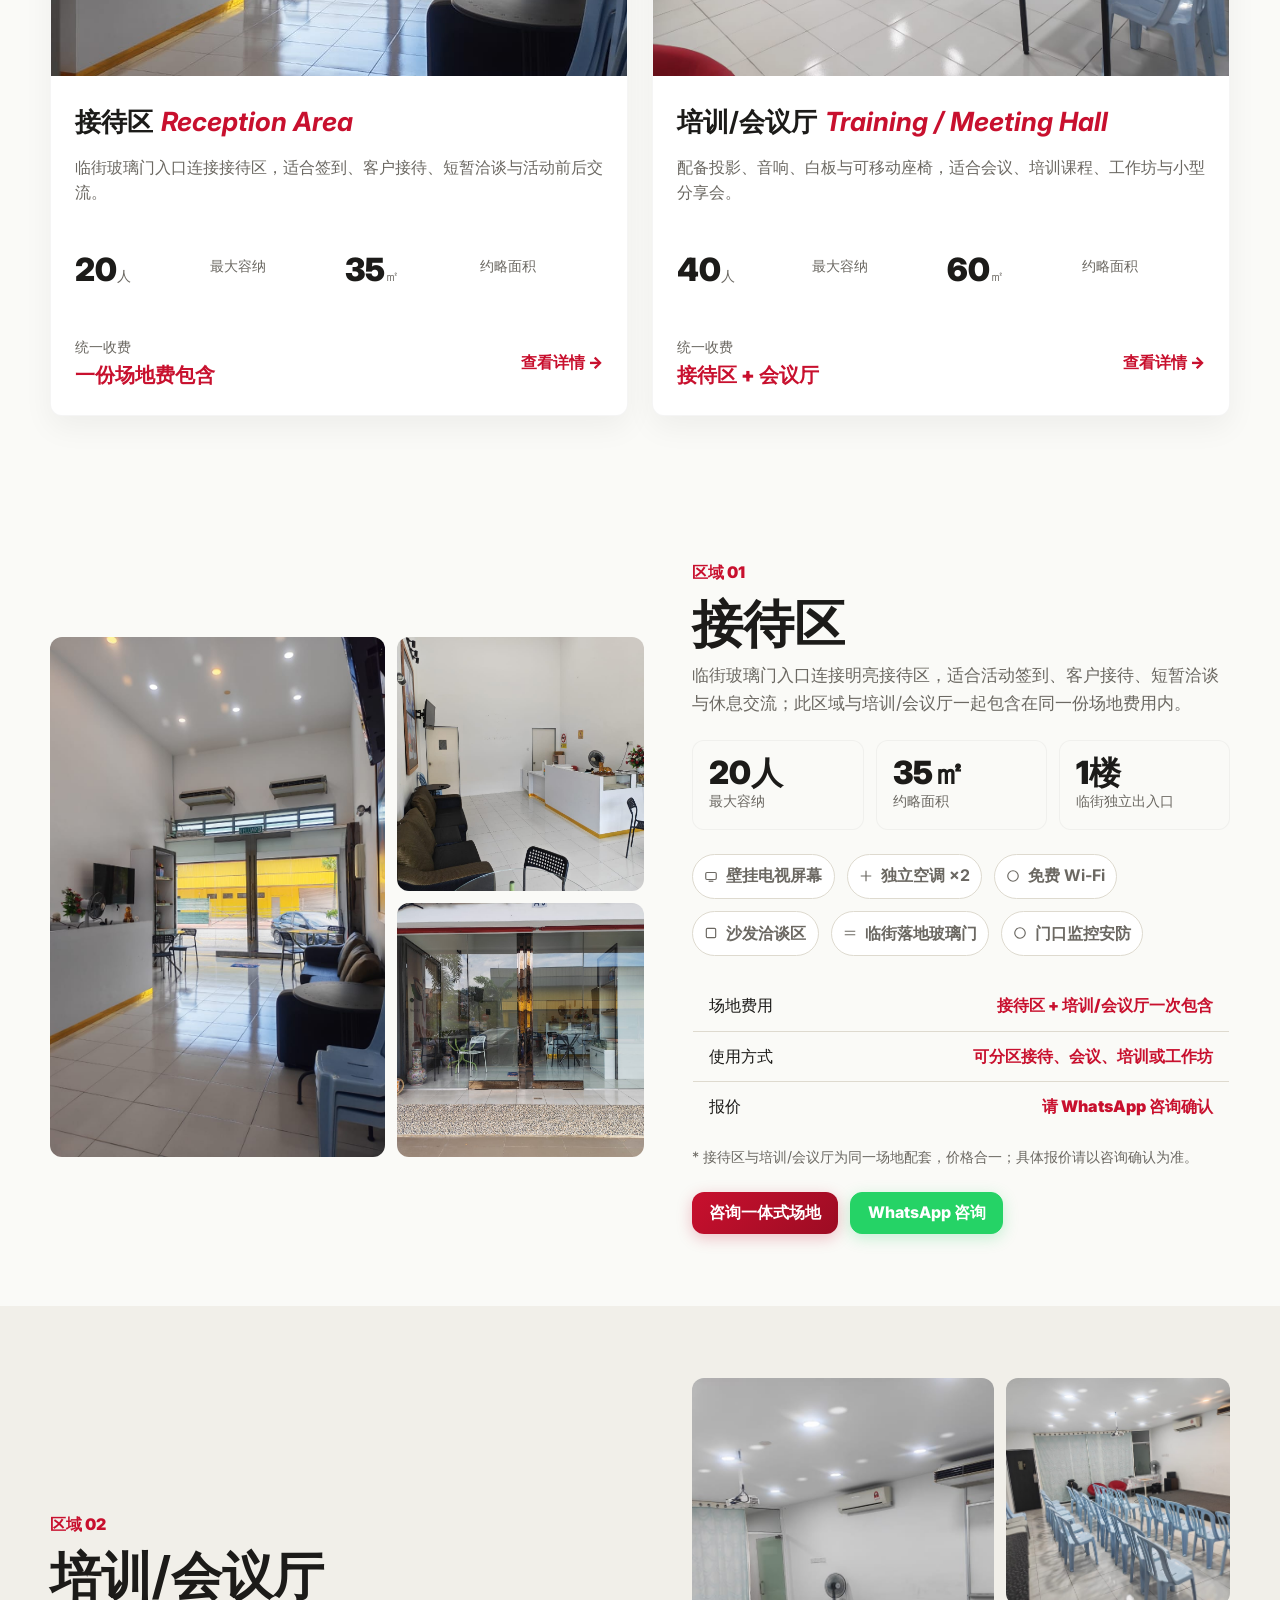
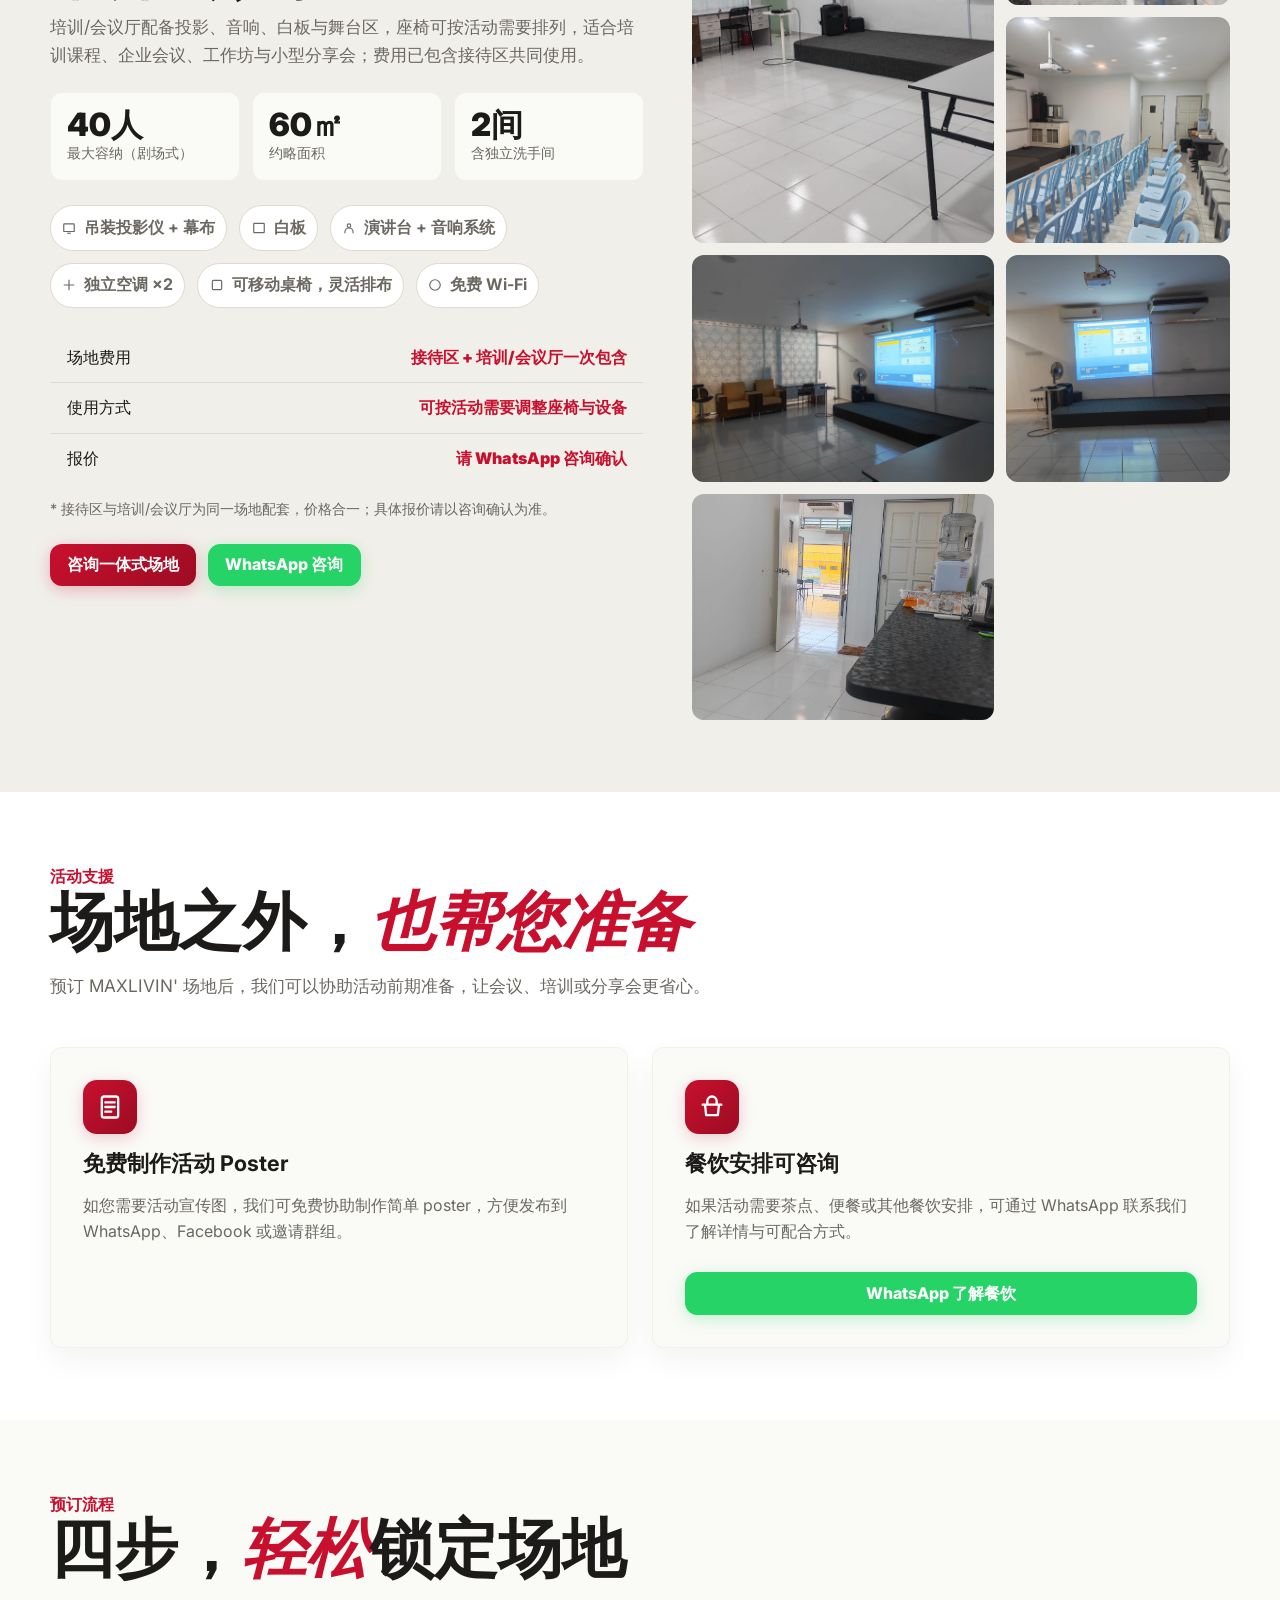
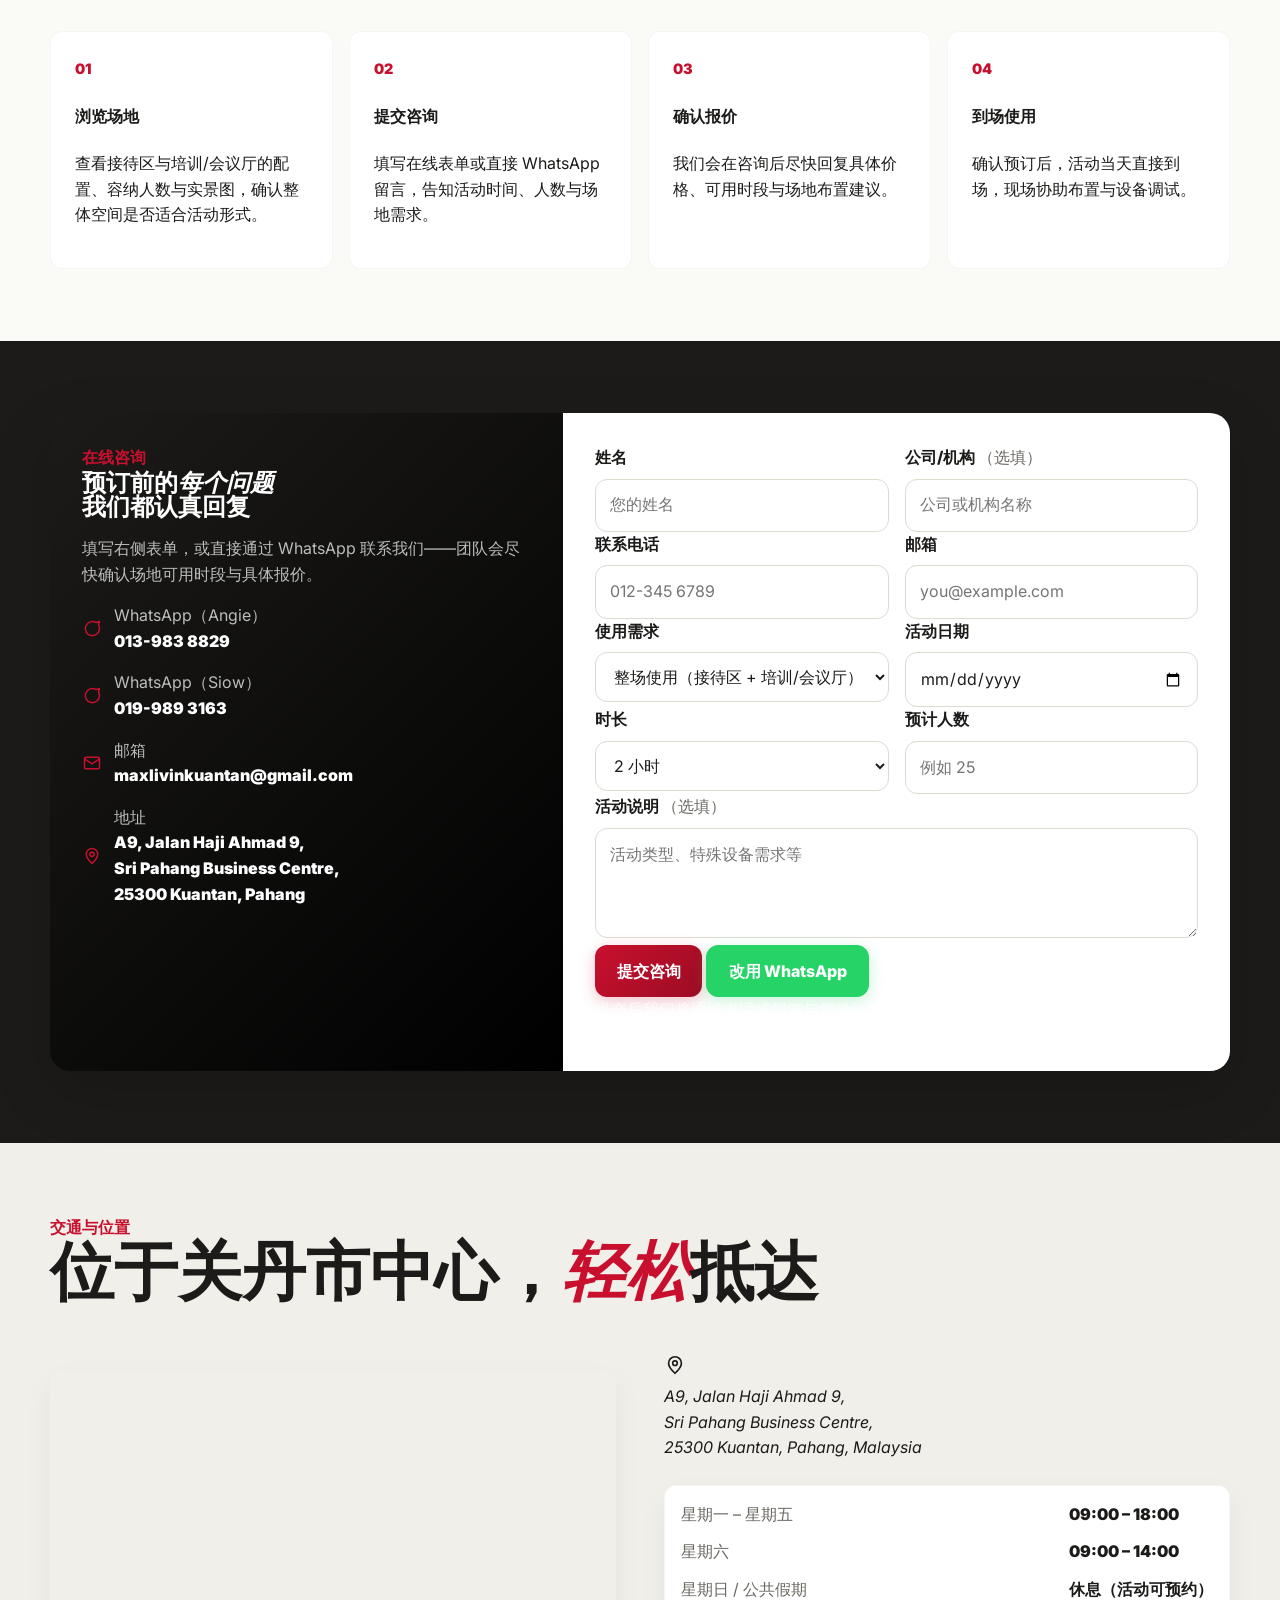
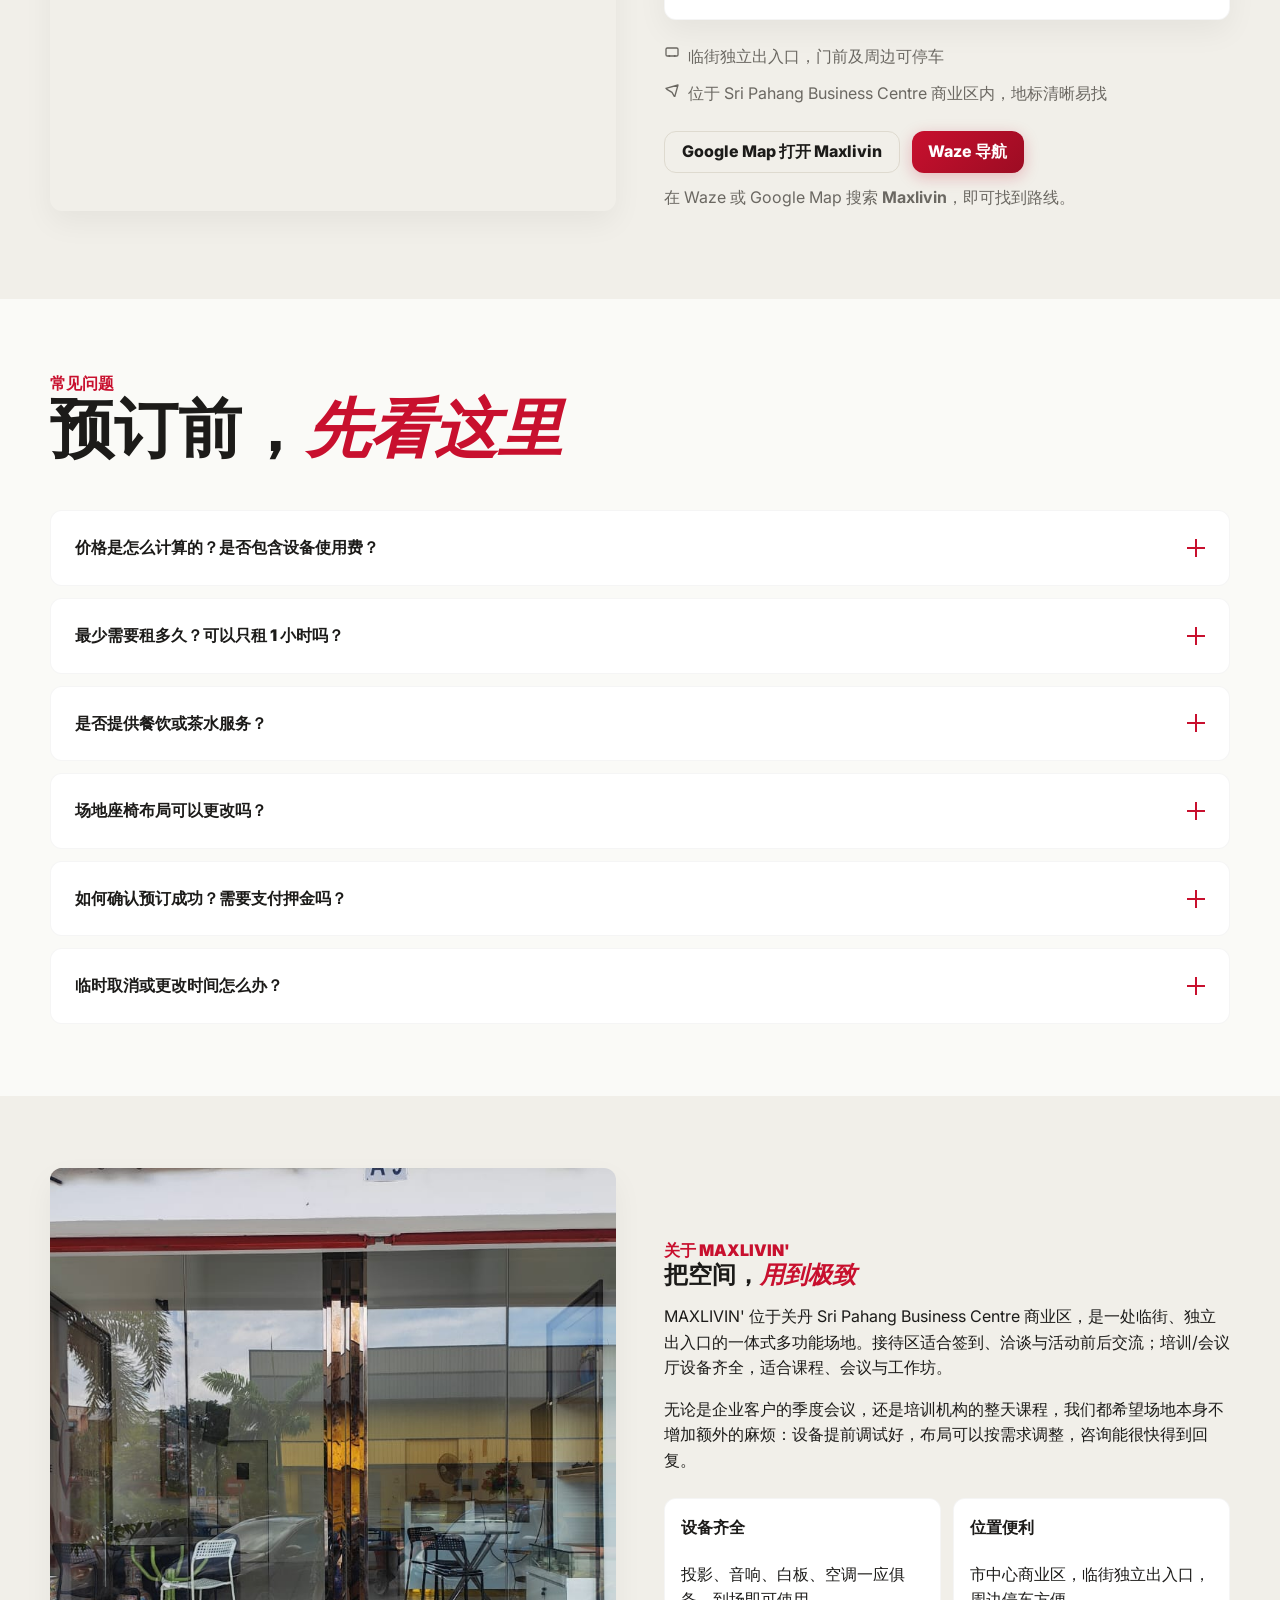
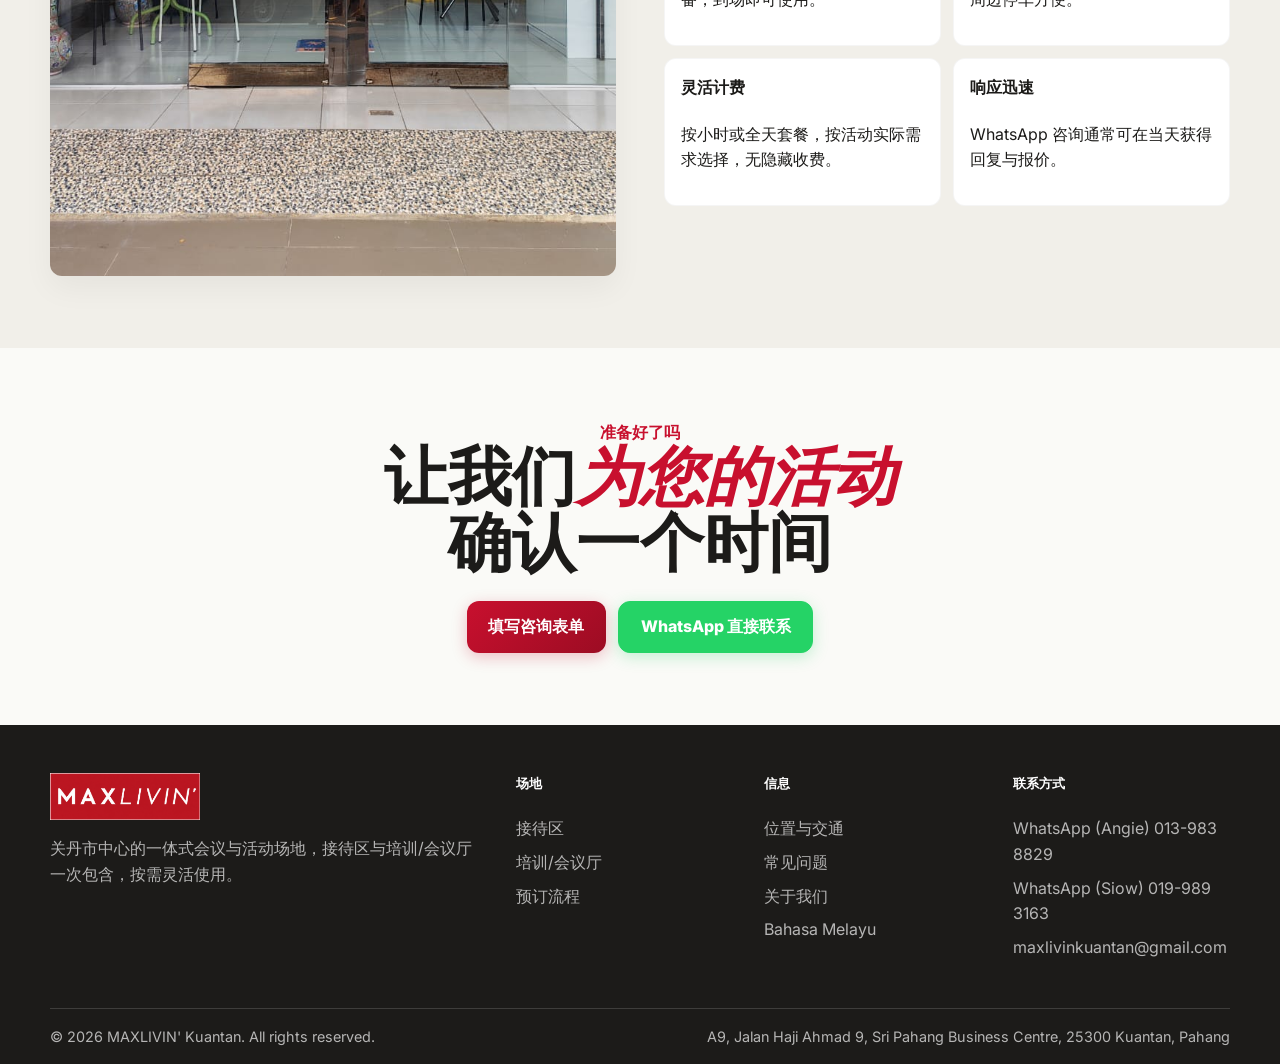
<file: zh.html>
<!DOCTYPE html>
<html lang="zh-CN">
<head>
<meta charset="UTF-8">
<meta name="viewport" content="width=device-width, initial-scale=1.0">
<title>MAXLIVIN' Kuantan — 会议与活动场地租赁 | 关丹场地预订</title>
<meta name="description" content="MAXLIVIN' 位于关丹彭亨商业中心，提供接待区与培训/会议厅一体式场地租赁，适合企业会议、培训、工作坊与小型活动。按小时/全天灵活计费，WhatsApp 秒回确认。">

<link rel="icon" href="data:image/svg+xml,<svg xmlns=%22http://www.w3.org/2000/svg%22 viewBox=%220 0 100 100%22><rect width=%22100%22 height=%22100%22 fill=%22%23C8102E%22/><text x=%2250%22 y=%2268%22 font-size=%2260%22 fill=%22white%22 text-anchor=%22middle%22 font-family=%22Arial%22 font-weight=%22bold%22>M</text></svg>">

<link rel="preconnect" href="https://fonts.googleapis.com">
<link rel="preconnect" href="https://fonts.gstatic.com" crossorigin>
<link href="https://fonts.googleapis.com/css2?family=Archivo:wght@500;600;700;800&family=Inter:wght@400;500;600;700&family=JetBrains+Mono:wght@400;500&display=swap" rel="stylesheet">

<link rel="stylesheet" href="css/main.css">
</head>
<body>

<!-- ============ HEADER ============ -->
<header class="site-header" id="siteHeader">
  <div class="container nav-wrap">
    <a href="#top" class="nav-logo">
      <img src="images/logo.png" alt="MAXLIVIN' 关丹场地租赁">
    </a>
    <nav class="nav-links" id="navLinks">
      <a href="#venues">场地</a>
      <a href="#process">预订流程</a>
      <a href="#location">位置</a>
      <a href="#faq">常见问题</a>
      <a href="#about">关于我们</a>
      <a href="index.html" class="mobile-lang-link">English</a>
      <a href="ms.html" class="mobile-lang-link">BM</a>
    </nav>
    <div class="nav-cta">
      <a href="ms.html" class="lang-switch">BM</a>
      <a href="index.html" class="lang-switch">English</a>
      <a href="#inquiry" class="btn btn-secondary">在线咨询</a>
      <a href="https://wa.me/60139838829?text=Hi%2C%20%E6%88%91%E6%83%B3%E5%92%A8%E8%AF%A2MAXLIVIN%27%E5%9C%BA%E5%9C%B0%E7%A7%9F%E8%B5%81" target="_blank" rel="noopener" class="btn btn-whatsapp">
        WhatsApp 咨询
      </a>
    </div>
    <button class="nav-toggle" id="navToggle" aria-label="打开菜单">
      <span></span><span></span><span></span>
    </button>
  </div>
</header>

<!-- ============ HERO ============ -->
<section class="hero" id="top">
  <div class="hero-bg">
    <img src="images/training_1.jpeg" alt="MAXLIVIN' 接待大厅实景" loading="eager">
  </div>
  <div class="container hero-content">
    <div class="hero-eyebrow"><span class="dot"></span>关丹 · 彭亨商业中心 · A9</div>
    <h1 class="hero-title">
      <span class="line"><span class="word">MEET.</span></span>
      <span class="line"><span class="word italic-accent">Train.</span> <span class="word">Host.</span></span>
    </h1>
    <p class="hero-sub">一个场地费用即包含接待区与培训/会议厅：前区适合接待洽谈，后区适合会议、培训与分享会，配齐投影、音响、白板与基础茶水区。</p>
    <div class="hero-actions">
      <a href="#venues" class="btn btn-primary btn-lg">查看场地与价格</a>
      <a href="https://wa.me/60139838829?text=Hi%2C%20%E6%88%91%E6%83%B3%E5%92%A8%E8%AF%A2MAXLIVIN%27%E5%9C%BA%E5%9C%B0%E7%A7%9F%E8%B5%81" target="_blank" rel="noopener" class="btn btn-secondary btn-lg" style="border-color:rgba(255,255,255,0.5); color:#fff;">
        WhatsApp 直接询问
      </a>
    </div>
    <div class="hero-stats">
      <div>
        <div class="hero-stat-num"><span class="count-up" data-target="2">0</span> 间</div>
        <div class="hero-stat-label">空间一体使用</div>
      </div>
      <div>
        <div class="hero-stat-num"><span class="count-up" data-target="40">0</span> 人</div>
        <div class="hero-stat-label">最大容纳（会议厅）</div>
      </div>
      <div>
        <div class="hero-stat-num"><span class="count-up" data-target="24">0</span>h</div>
        <div class="hero-stat-label">WhatsApp 咨询响应</div>
      </div>
    </div>
  </div>
  <div class="hero-scroll-cue"><span class="line-v"></span>向下滚动</div>
</section>

<!-- ============ TRUST STRIP ============ -->
<div class="trust-strip">
  <div class="container">
    <div class="trust-item">
      <svg width="18" height="18" viewBox="0 0 24 24" fill="none"><path d="M12 2L2 7l10 5 10-5-10-5z" stroke="currentColor" stroke-width="2" stroke-linejoin="round"/><path d="M2 17l10 5 10-5M2 12l10 5 10-5" stroke="currentColor" stroke-width="2" stroke-linejoin="round"/></svg>
      投影 / 音响 / 白板齐配
    </div>
    <div class="trust-item">
      <svg width="18" height="18" viewBox="0 0 24 24" fill="none"><path d="M12 8v4l3 3" stroke="currentColor" stroke-width="2" stroke-linecap="round"/><circle cx="12" cy="12" r="9" stroke="currentColor" stroke-width="2"/></svg>
      按小时 / 全天灵活计费
    </div>
    <div class="trust-item">
      <svg width="18" height="18" viewBox="0 0 24 24" fill="none"><path d="M3 11l18-5-5 18-4-7-7-4z" stroke="currentColor" stroke-width="2" stroke-linejoin="round"/></svg>
      市中心位置，停车方便
    </div>
    <div class="trust-item">
      <svg width="18" height="18" viewBox="0 0 24 24" fill="none"><path d="M21 11.5a8.5 8.5 0 1 1-4-7.2L21 3l-1.2 4.3a8.4 8.4 0 0 1 1.2 4.2z" stroke="currentColor" stroke-width="2" stroke-linejoin="round"/></svg>
      WhatsApp 即时回复
    </div>
  </div>
</div>

<!-- ============ VENUES OVERVIEW ============ -->
<section class="section" id="venues">
  <div class="container">
    <div class="section-head">
      <div class="eyebrow">一体式场地</div>
      <h2 class="fs-h1" style="font-size:var(--fs-h1)">接待与<span class="italic-accent">会议培训</span>一次包含</h2>
      <p class="lead">接待区与培训/会议厅属于同一个场地配套，可分区使用、一起预订；支付一份场地费用即可使用两个区域。</p>
    </div>

    <div class="venues-grid">
      <!-- Card 1: Reception -->
      <article class="venue-card reveal">
        <div class="venue-card-img">
          <img src="images/reception_1.jpeg" alt="MAXLIVIN' 接待区实景" loading="lazy">
          <span class="venue-card-tag">接待区</span>
        </div>
        <div class="venue-card-body">
          <h3 class="venue-card-title">接待区 <span class="italic-accent">Reception Area</span></h3>
          <p class="venue-card-desc">临街玻璃门入口连接接待区，适合签到、客户接待、短暂洽谈与活动前后交流。</p>
          <div class="venue-meta-row">
            <div class="venue-meta">
              <div class="venue-meta-num">20<span style="font-size:0.9rem;color:var(--color-ink-soft);font-weight:500">人</span></div>
              <div class="venue-meta-label">最大容纳</div>
            </div>
            <div class="venue-meta">
              <div class="venue-meta-num">35<span style="font-size:0.9rem;color:var(--color-ink-soft);font-weight:500">㎡</span></div>
              <div class="venue-meta-label">约略面积</div>
            </div>
          </div>
          <div class="venue-card-foot">
            <div class="venue-price"><span class="from">统一收费</span><br><span class="amount">一份场地费包含</span></div>
            <a href="#venue-reception" class="btn-ghost">查看详情 →</a>
          </div>
        </div>
      </article>

      <!-- Card 2: Training -->
      <article class="venue-card reveal">
        <div class="venue-card-img">
          <img src="images/training_1.jpeg" alt="MAXLIVIN' 多功能培训/会议厅实景" loading="lazy">
          <span class="venue-card-tag">会议培训区</span>
        </div>
        <div class="venue-card-body">
          <h3 class="venue-card-title">培训/会议厅 <span class="italic-accent">Training / Meeting Hall</span></h3>
          <p class="venue-card-desc">配备投影、音响、白板与可移动座椅，适合会议、培训课程、工作坊与小型分享会。</p>
          <div class="venue-meta-row">
            <div class="venue-meta">
              <div class="venue-meta-num">40<span style="font-size:0.9rem;color:var(--color-ink-soft);font-weight:500">人</span></div>
              <div class="venue-meta-label">最大容纳</div>
            </div>
            <div class="venue-meta">
              <div class="venue-meta-num">60<span style="font-size:0.9rem;color:var(--color-ink-soft);font-weight:500">㎡</span></div>
              <div class="venue-meta-label">约略面积</div>
            </div>
          </div>
          <div class="venue-card-foot">
            <div class="venue-price"><span class="from">统一收费</span><br><span class="amount">接待区 + 会议厅</span></div>
            <a href="#venue-training" class="btn-ghost">查看详情 →</a>
          </div>
        </div>
      </article>
    </div>
  </div>
</section>

<!-- ============ VENUE DETAIL: RECEPTION ============ -->
<section class="section" id="venue-reception">
  <div class="container">
    <div class="venue-detail">
      <div class="venue-detail-gallery reveal">
        <img class="g-main" src="images/reception_1.jpeg" alt="接待区全景">
        <img class="g-sub" src="images/reception_2.jpeg" alt="接待区沙发区">
        <img class="g-sub" src="images/storefront.jpeg" alt="接待区入口与玻璃门">
      </div>
      <div class="venue-detail-info reveal">
        <span class="venue-number">区域 01</span>
        <h3>接待区</h3>
        <p class="lead">临街玻璃门入口连接明亮接待区，适合活动签到、客户接待、短暂洽谈与休息交流；此区域与培训/会议厅一起包含在同一份场地费用内。</p>

        <div class="spec-grid">
          <div class="spec-item">
            <div class="num">20<span class="unit">人</span></div>
            <div class="label">最大容纳</div>
          </div>
          <div class="spec-item">
            <div class="num">35<span class="unit">㎡</span></div>
            <div class="label">约略面积</div>
          </div>
          <div class="spec-item">
            <div class="num">1<span class="unit">楼</span></div>
            <div class="label">临街独立出入口</div>
          </div>
        </div>

        <div class="amenity-list">
          <span class="amenity-chip"><svg width="14" height="14" viewBox="0 0 24 24" fill="none"><rect x="3" y="6" width="18" height="12" rx="2" stroke="currentColor" stroke-width="2"/><path d="M8 21h8" stroke="currentColor" stroke-width="2"/></svg>壁挂电视屏幕</span>
          <span class="amenity-chip"><svg width="14" height="14" viewBox="0 0 24 24" fill="none"><path d="M12 3v18M3 12h18" stroke="currentColor" stroke-width="2"/></svg>独立空调 ×2</span>
          <span class="amenity-chip"><svg width="14" height="14" viewBox="0 0 24 24" fill="none"><circle cx="12" cy="12" r="9" stroke="currentColor" stroke-width="2"/></svg>免费 Wi-Fi</span>
          <span class="amenity-chip"><svg width="14" height="14" viewBox="0 0 24 24" fill="none"><rect x="4" y="4" width="16" height="16" rx="2" stroke="currentColor" stroke-width="2"/></svg>沙发洽谈区</span>
          <span class="amenity-chip"><svg width="14" height="14" viewBox="0 0 24 24" fill="none"><path d="M3 9h18M3 15h18" stroke="currentColor" stroke-width="2"/></svg>临街落地玻璃门</span>
          <span class="amenity-chip"><svg width="14" height="14" viewBox="0 0 24 24" fill="none"><circle cx="12" cy="12" r="9" stroke="currentColor" stroke-width="2"/></svg>门口监控安防</span>
        </div>

        <table class="price-table">
          <tr><td>场地费用</td><td>接待区 + 培训/会议厅一次包含</td></tr>
          <tr><td>使用方式</td><td>可分区接待、会议、培训或工作坊</td></tr>
          <tr><td>报价</td><td>请 WhatsApp 咨询确认</td></tr>
        </table>
        <p class="price-note">* 接待区与培训/会议厅为同一场地配套，价格合一；具体报价请以咨询确认为准。</p>

        <div class="venue-detail-actions">
          <a href="#inquiry" class="btn btn-primary" data-venue="整场使用">咨询一体式场地</a>
          <a href="https://wa.me/60139838829?text=Hi%2C%20%E6%88%91%E6%83%B3%E5%92%A8%E8%AF%A2MAXLIVIN%27%E5%9C%BA%E5%9C%B0%E7%A7%9F%E8%B5%81" target="_blank" rel="noopener" class="btn btn-whatsapp">WhatsApp 咨询</a>
        </div>
      </div>
    </div>
  </div>
</section>

<!-- ============ VENUE DETAIL: TRAINING ============ -->
<section class="section" id="venue-training" style="background:var(--color-surface)">
  <div class="container">
    <div class="venue-detail reverse">
      <div class="venue-detail-gallery reveal">
        <img class="g-main" src="images/training_1.jpeg" alt="培训/会议厅全景">
        <img class="g-sub" src="images/training_2.jpeg" alt="培训/会议厅排椅布局">
        <img class="g-sub" src="images/training_3.jpeg" alt="培训/会议厅侧面座位">
        <img class="g-sub" src="images/training_4.jpeg" alt="培训/会议厅投影演示">
        <img class="g-sub" src="images/training_5.jpeg" alt="培训/会议厅投影与白板">
        <img class="g-sub" src="images/training_6.jpeg" alt="培训/会议厅茶水区">
      </div>
      <div class="venue-detail-info reveal">
        <span class="venue-number">区域 02</span>
        <h3>培训/会议厅</h3>
        <p class="lead">培训/会议厅配备投影、音响、白板与舞台区，座椅可按活动需要排列，适合培训课程、企业会议、工作坊与小型分享会；费用已包含接待区共同使用。</p>

        <div class="spec-grid">
          <div class="spec-item">
            <div class="num">40<span class="unit">人</span></div>
            <div class="label">最大容纳（剧场式）</div>
          </div>
          <div class="spec-item">
            <div class="num">60<span class="unit">㎡</span></div>
            <div class="label">约略面积</div>
          </div>
          <div class="spec-item">
            <div class="num">2<span class="unit">间</span></div>
            <div class="label">含独立洗手间</div>
          </div>
        </div>

        <div class="amenity-list">
          <span class="amenity-chip"><svg width="14" height="14" viewBox="0 0 24 24" fill="none"><rect x="3" y="5" width="18" height="13" rx="1" stroke="currentColor" stroke-width="2"/><path d="M9 21h6" stroke="currentColor" stroke-width="2"/></svg>吊装投影仪 + 幕布</span>
          <span class="amenity-chip"><svg width="14" height="14" viewBox="0 0 24 24" fill="none"><rect x="3" y="4" width="18" height="16" rx="1" stroke="currentColor" stroke-width="2"/></svg>白板</span>
          <span class="amenity-chip"><svg width="14" height="14" viewBox="0 0 24 24" fill="none"><circle cx="12" cy="8" r="3" stroke="currentColor" stroke-width="2"/><path d="M5 21v-2a7 7 0 0114 0v2" stroke="currentColor" stroke-width="2"/></svg>演讲台 + 音响系统</span>
          <span class="amenity-chip"><svg width="14" height="14" viewBox="0 0 24 24" fill="none"><path d="M12 3v18M3 12h18" stroke="currentColor" stroke-width="2"/></svg>独立空调 ×2</span>
          <span class="amenity-chip"><svg width="14" height="14" viewBox="0 0 24 24" fill="none"><rect x="4" y="4" width="16" height="16" rx="2" stroke="currentColor" stroke-width="2"/></svg>可移动桌椅，灵活排布</span>
          <span class="amenity-chip"><svg width="14" height="14" viewBox="0 0 24 24" fill="none"><circle cx="12" cy="12" r="9" stroke="currentColor" stroke-width="2"/></svg>免费 Wi-Fi</span>
        </div>

        <table class="price-table">
          <tr><td>场地费用</td><td>接待区 + 培训/会议厅一次包含</td></tr>
          <tr><td>使用方式</td><td>可按活动需要调整座椅与设备</td></tr>
          <tr><td>报价</td><td>请 WhatsApp 咨询确认</td></tr>
        </table>
        <p class="price-note">* 接待区与培训/会议厅为同一场地配套，价格合一；具体报价请以咨询确认为准。</p>

        <div class="venue-detail-actions">
          <a href="#inquiry" class="btn btn-primary" data-venue="整场使用">咨询一体式场地</a>
          <a href="https://wa.me/60139838829?text=Hi%2C%20%E6%88%91%E6%83%B3%E5%92%A8%E8%AF%A2MAXLIVIN%27%E5%9C%BA%E5%9C%B0%E7%A7%9F%E8%B5%81" target="_blank" rel="noopener" class="btn btn-whatsapp">WhatsApp 咨询</a>
        </div>
      </div>
    </div>
  </div>
</section>

<!-- ============ EVENT SUPPORT ============ -->
<section class="section support-section" id="support">
  <div class="container">
    <div class="section-head">
      <div class="eyebrow">活动支援</div>
      <h2 style="font-size:var(--fs-h1)">场地之外，<span class="italic-accent">也帮您准备</span></h2>
      <p class="lead">预订 MAXLIVIN' 场地后，我们可以协助活动前期准备，让会议、培训或分享会更省心。</p>
    </div>

    <div class="support-grid">
      <div class="support-card reveal">
        <div class="support-icon">
          <svg width="28" height="28" viewBox="0 0 24 24" fill="none"><rect x="5" y="3" width="14" height="18" rx="2" stroke="currentColor" stroke-width="2"/><path d="M8 8h8M8 12h8M8 16h5" stroke="currentColor" stroke-width="2" stroke-linecap="round"/></svg>
        </div>
        <h3>免费制作活动 Poster</h3>
        <p>如您需要活动宣传图，我们可免费协助制作简单 poster，方便发布到 WhatsApp、Facebook 或邀请群组。</p>
      </div>

      <div class="support-card reveal">
        <div class="support-icon">
          <svg width="28" height="28" viewBox="0 0 24 24" fill="none"><path d="M4 10h16M6 10l1 9h10l1-9M8 10V7a4 4 0 018 0v3" stroke="currentColor" stroke-width="2" stroke-linecap="round" stroke-linejoin="round"/></svg>
        </div>
        <h3>餐饮安排可咨询</h3>
        <p>如果活动需要茶点、便餐或其他餐饮安排，可通过 WhatsApp 联系我们了解详情与可配合方式。</p>
        <a href="https://wa.me/60139838829?text=Hi%2C%20%E6%88%91%E6%83%B3%E5%92%A8%E8%AF%A2MAXLIVIN%27%E5%9C%BA%E5%9C%B0%E7%A7%9F%E8%B5%81" target="_blank" rel="noopener" class="btn btn-whatsapp">WhatsApp 了解餐饮</a>
      </div>
    </div>
  </div>
</section>

<!-- ============ PROCESS ============ -->
<section class="section" id="process">
  <div class="container">
    <div class="section-head">
      <div class="eyebrow">预订流程</div>
      <h2 style="font-size:var(--fs-h1)">四步，<span class="italic-accent">轻松</span>锁定场地</h2>
    </div>
    <div class="process-grid">
      <div class="process-step reveal">
        <span class="process-num">01</span>
        <h4>浏览场地</h4>
        <p>查看接待区与培训/会议厅的配置、容纳人数与实景图，确认整体空间是否适合活动形式。</p>
      </div>
      <div class="process-step reveal">
        <span class="process-num">02</span>
        <h4>提交咨询</h4>
        <p>填写在线表单或直接 WhatsApp 留言，告知活动时间、人数与场地需求。</p>
      </div>
      <div class="process-step reveal">
        <span class="process-num">03</span>
        <h4>确认报价</h4>
        <p>我们会在咨询后尽快回复具体价格、可用时段与场地布置建议。</p>
      </div>
      <div class="process-step reveal">
        <span class="process-num">04</span>
        <h4>到场使用</h4>
        <p>确认预订后，活动当天直接到场，现场协助布置与设备调试。</p>
      </div>
    </div>
  </div>
</section>

<!-- ============ INQUIRY / BOOKING FORM ============ -->
<section class="section" id="inquiry">
  <div class="container">
    <div class="inquiry-section reveal">
      <div class="inquiry-aside">
        <div class="eyebrow">在线咨询</div>
        <h2>预订前的<span class="italic-accent" style="color:#fff">每个问题</span><br>我们都认真回复</h2>
        <p>填写右侧表单，或直接通过 WhatsApp 联系我们——团队会尽快确认场地可用时段与具体报价。</p>

        <div class="inquiry-contact-item">
          <svg width="20" height="20" viewBox="0 0 24 24" fill="none"><path d="M21 11.5a8.5 8.5 0 1 1-4-7.2L21 3l-1.2 4.3a8.4 8.4 0 0 1 1.2 4.2z" stroke="currentColor" stroke-width="1.8" stroke-linejoin="round"/></svg>
          <div>
            <div class="ct-label">WhatsApp（Angie）</div>
            <a class="ct-value" href="https://wa.me/60139838829" target="_blank" rel="noopener">013-983 8829</a>
          </div>
        </div>
        <div class="inquiry-contact-item">
          <svg width="20" height="20" viewBox="0 0 24 24" fill="none"><path d="M21 11.5a8.5 8.5 0 1 1-4-7.2L21 3l-1.2 4.3a8.4 8.4 0 0 1 1.2 4.2z" stroke="currentColor" stroke-width="1.8" stroke-linejoin="round"/></svg>
          <div>
            <div class="ct-label">WhatsApp（Siow）</div>
            <a class="ct-value" href="https://wa.me/60199893163" target="_blank" rel="noopener">019-989 3163</a>
          </div>
        </div>
        <div class="inquiry-contact-item">
          <svg width="20" height="20" viewBox="0 0 24 24" fill="none"><rect x="3" y="5" width="18" height="14" rx="2" stroke="currentColor" stroke-width="1.8"/><path d="M3 7l9 6 9-6" stroke="currentColor" stroke-width="1.8"/></svg>
          <div>
            <div class="ct-label">邮箱</div>
            <a class="ct-value" href="mailto:maxlivinkuantan@gmail.com">maxlivinkuantan@gmail.com</a>
          </div>
        </div>
        <div class="inquiry-contact-item">
          <svg width="20" height="20" viewBox="0 0 24 24" fill="none"><path d="M12 21s-7-6.5-7-11a7 7 0 1114 0c0 4.5-7 11-7 11z" stroke="currentColor" stroke-width="1.8"/><circle cx="12" cy="10" r="2.5" stroke="currentColor" stroke-width="1.8"/></svg>
          <div>
            <div class="ct-label">地址</div>
            <div class="ct-value">A9, Jalan Haji Ahmad 9,<br>Sri Pahang Business Centre,<br>25300 Kuantan, Pahang</div>
          </div>
        </div>
      </div>

      <div class="inquiry-form-wrap">
        <form id="bookingForm" action="https://formspree.io/f/xrevnkbj" method="POST">
          <input type="hidden" name="_subject" value="MAXLIVIN 场地咨询">
          <div class="form-row">
            <div class="form-field">
              <label for="f-name">姓名</label>
              <input type="text" id="f-name" name="name" required placeholder="您的姓名">
            </div>
            <div class="form-field">
              <label for="f-company">公司/机构 <span class="opt">（选填）</span></label>
              <input type="text" id="f-company" name="company" placeholder="公司或机构名称">
            </div>
          </div>
          <div class="form-row">
            <div class="form-field">
              <label for="f-phone">联系电话</label>
              <input type="tel" id="f-phone" name="phone" required placeholder="012-345 6789">
            </div>
            <div class="form-field">
              <label for="f-email">邮箱</label>
              <input type="email" id="f-email" name="email" required placeholder="you@example.com">
            </div>
          </div>
          <div class="form-row">
            <div class="form-field">
              <label for="f-venue">使用需求</label>
              <select id="f-venue" name="venue">
                <option value="整场使用">整场使用（接待区 + 培训/会议厅）</option>
                <option value="会议/培训为主">会议/培训为主</option>
                <option value="接待/洽谈为主">接待/洽谈为主</option>
                <option value="未确定">还没确定，需要建议</option>
              </select>
            </div>
            <div class="form-field">
              <label for="f-date">活动日期</label>
              <input type="date" id="f-date" name="date">
            </div>
          </div>
          <div class="form-row">
            <div class="form-field">
              <label for="f-duration">时长</label>
              <select id="f-duration" name="duration">
                <option value="2小时">2 小时</option>
                <option value="半天">半天（4 小时）</option>
                <option value="全天">全天（8 小时）</option>
                <option value="多天">多天活动</option>
              </select>
            </div>
            <div class="form-field">
              <label for="f-pax">预计人数</label>
              <input type="number" id="f-pax" name="pax" min="1" placeholder="例如 25">
            </div>
          </div>
          <div class="form-field">
            <label for="f-message">活动说明 <span class="opt">（选填）</span></label>
            <textarea id="f-message" name="message" placeholder="活动类型、特殊设备需求等"></textarea>
          </div>

          <div class="form-actions">
            <button type="submit" class="btn btn-primary btn-lg">提交咨询</button>
            <a href="https://wa.me/60139838829?text=Hi%2C%20%E6%88%91%E6%83%B3%E5%92%A8%E8%AF%A2MAXLIVIN%27%E5%9C%BA%E5%9C%B0%E7%A7%9F%E8%B5%81" target="_blank" rel="noopener" class="btn btn-whatsapp btn-lg">改用 WhatsApp</a>
          </div>
          <p class="form-note">提交后我们将通过电话或邮箱与您确认场地可用时段及报价。</p>

          <div class="form-success" id="formSuccess" data-success-message="咨询已收到，我们会尽快与您联系确认详情。">
            <svg width="22" height="22" viewBox="0 0 24 24" fill="none"><circle cx="12" cy="12" r="10" stroke="currentColor" stroke-width="2"/><path d="M8 12l3 3 5-6" stroke="currentColor" stroke-width="2" stroke-linecap="round" stroke-linejoin="round"/></svg>
            <span>咨询已收到，我们会尽快与您联系确认详情。</span>
          </div>
        </form>
      </div>
    </div>
  </div>
</section>

<!-- ============ LOCATION ============ -->
<section class="section" id="location" style="background:var(--color-surface)">
  <div class="container">
    <div class="section-head">
      <div class="eyebrow">交通与位置</div>
      <h2 style="font-size:var(--fs-h1)">位于关丹市中心，<span class="italic-accent">轻松</span>抵达</h2>
    </div>
    <div class="location-grid">
      <div class="location-map reveal">
        <iframe
          src="https://www.google.com/maps?q=Maxlivin%20Kuantan&ll=3.8181232,103.3309573&z=17&output=embed"
          loading="lazy"
          referrerpolicy="no-referrer-when-downgrade"
          title="MAXLIVIN' 地图位置">
        </iframe>
      </div>
      <div class="location-info reveal">
        <div class="addr-block">
          <svg width="22" height="22" viewBox="0 0 24 24" fill="none"><path d="M12 21s-7-6.5-7-11a7 7 0 1114 0c0 4.5-7 11-7 11z" stroke="currentColor" stroke-width="1.8"/><circle cx="12" cy="10" r="2.5" stroke="currentColor" stroke-width="1.8"/></svg>
          <address>
            A9, Jalan Haji Ahmad 9,<br>
            Sri Pahang Business Centre,<br>
            25300 Kuantan, Pahang, Malaysia
          </address>
        </div>

        <div class="location-hours">
          <span class="day">星期一 – 星期五</span><span class="time">09:00 – 18:00</span>
          <span class="day">星期六</span><span class="time">09:00 – 14:00</span>
          <span class="day">星期日 / 公共假期</span><span class="time">休息（活动可预约）</span>
        </div>

        <div class="transit-list">
          <div class="transit-item">
            <svg width="16" height="16" viewBox="0 0 24 24" fill="none"><rect x="3" y="6" width="18" height="12" rx="2" stroke="currentColor" stroke-width="2"/><circle cx="8" cy="18" r="1.5" fill="currentColor"/><circle cx="16" cy="18" r="1.5" fill="currentColor"/></svg>
            临街独立出入口，门前及周边可停车
          </div>
          <div class="transit-item">
            <svg width="16" height="16" viewBox="0 0 24 24" fill="none"><path d="M3 11l18-5-5 18-4-7-7-4z" stroke="currentColor" stroke-width="2" stroke-linejoin="round"/></svg>
            位于 Sri Pahang Business Centre 商业区内，地标清晰易找
          </div>
        </div>

        <div class="map-actions">
          <a href="https://www.google.com/maps/place/Maxlivin/@3.8180129,103.3309707,17z/data=!4m17!1m10!3m9!1s0x31c8bbd88670a421:0x638725e299cbca22!2sMaxlivin!8m2!3d3.8181232!4d103.3309573!10e5!14m1!1BCgIgARICCAI!16s%2Fg%2F11v09l9y1g!3m5!1s0x31c8bbd88670a421:0x638725e299cbca22!8m2!3d3.8181232!4d103.3309573!16s%2Fg%2F11v09l9y1g?hl=zh-CN&entry=ttu&g_ep=EgoyMDI2MDYxNi4wIKXMDSoASAFQAw%3D%3D" target="_blank" rel="noopener" class="btn btn-secondary">Google Map 打开 Maxlivin</a>
          <a href="https://waze.com/ul?ll=3.8181232%2C103.3309573&navigate=yes&q=Maxlivin" target="_blank" rel="noopener" class="btn btn-primary">Waze 导航</a>
        </div>
        <p class="map-note">在 Waze 或 Google Map 搜索 <strong>Maxlivin</strong>，即可找到路线。</p>
      </div>
    </div>
  </div>
</section>

<!-- ============ FAQ ============ -->
<section class="section" id="faq">
  <div class="container">
    <div class="section-head">
      <div class="eyebrow">常见问题</div>
      <h2 style="font-size:var(--fs-h1)">预订前，<span class="italic-accent">先看这里</span></h2>
    </div>
    <div class="faq-list">
      <div class="faq-item reveal">
        <button class="faq-question"><span>价格是怎么计算的？是否包含设备使用费？</span><span class="icon"></span></button>
        <div class="faq-answer"><div class="faq-answer-inner">场地租金已包含投影、音响、白板等基础设备的使用，按小时或全天套餐计费，具体报价请通过表单或 WhatsApp 咨询确认，我们会按活动时长与人数给出明细。</div></div>
      </div>
      <div class="faq-item reveal">
        <button class="faq-question"><span>最少需要租多久？可以只租 1 小时吗？</span><span class="icon"></span></button>
        <div class="faq-answer"><div class="faq-answer-inner">场地建议最少 2 小时起租，费用包含接待区与培训/会议厅共同使用。若活动时间较短，欢迎咨询确认是否可灵活安排。</div></div>
      </div>
      <div class="faq-item reveal">
        <button class="faq-question"><span>是否提供餐饮或茶水服务？</span><span class="icon"></span></button>
        <div class="faq-answer"><div class="faq-answer-inner">场地内设有茶水间，可提供基础饮用水服务。如需餐饮安排，请在咨询时告知人数与需求，我们会协助对接或提供建议。</div></div>
      </div>
      <div class="faq-item reveal">
        <button class="faq-question"><span>场地座椅布局可以更改吗？</span><span class="icon"></span></button>
        <div class="faq-answer"><div class="faq-answer-inner">培训/会议厅的桌椅可灵活移动，能排列为剧场式、课桌式或讨论布局；接待区主要用于签到、洽谈与休息。具体需求可在预订时说明，我们会提前协助调整。</div></div>
      </div>
      <div class="faq-item reveal">
        <button class="faq-question"><span>如何确认预订成功？需要支付押金吗？</span><span class="icon"></span></button>
        <div class="faq-answer"><div class="faq-answer-inner">提交咨询后，我们会通过电话、邮箱或 WhatsApp 与您确认场地档期与具体费用，包括是否需要预付押金，确认完成后即视为预订成立。</div></div>
      </div>
      <div class="faq-item reveal">
        <button class="faq-question"><span>临时取消或更改时间怎么办？</span><span class="icon"></span></button>
        <div class="faq-answer"><div class="faq-answer-inner">如需取消或调整活动时间，请尽早通过 WhatsApp 或邮箱告知，具体的取消/改期政策会在确认预订时一并说明。</div></div>
      </div>
    </div>
  </div>
</section>

<!-- ============ ABOUT ============ -->
<section class="section" id="about" style="background:var(--color-surface)">
  <div class="container">
    <div class="about-grid">
      <div class="about-img reveal">
        <img src="images/storefront.jpeg" alt="MAXLIVIN' 临街外观实景">
      </div>
      <div class="about-text reveal">
        <div class="eyebrow">关于 MAXLIVIN'</div>
        <h2>把空间，<span class="italic-accent">用到极致</span></h2>
        <p>MAXLIVIN' 位于关丹 Sri Pahang Business Centre 商业区，是一处临街、独立出入口的一体式多功能场地。接待区适合签到、洽谈与活动前后交流；培训/会议厅设备齐全，适合课程、会议与工作坊。</p>
        <p>无论是企业客户的季度会议，还是培训机构的整天课程，我们都希望场地本身不增加额外的麻烦：设备提前调试好，布局可以按需求调整，咨询能很快得到回复。</p>
        <div class="about-pillars">
          <div class="about-pillar">
            <h4>设备齐全</h4>
            <p>投影、音响、白板、空调一应俱备，到场即可使用。</p>
          </div>
          <div class="about-pillar">
            <h4>位置便利</h4>
            <p>市中心商业区，临街独立出入口，周边停车方便。</p>
          </div>
          <div class="about-pillar">
            <h4>灵活计费</h4>
            <p>按小时或全天套餐，按活动实际需求选择，无隐藏收费。</p>
          </div>
          <div class="about-pillar">
            <h4>响应迅速</h4>
            <p>WhatsApp 咨询通常可在当天获得回复与报价。</p>
          </div>
        </div>
      </div>
    </div>
  </div>
</section>

<!-- ============ FINAL CTA ============ -->
<section class="section text-center">
  <div class="container">
    <div class="eyebrow" style="justify-content:center">准备好了吗</div>
    <h2 style="font-size:var(--fs-h1); margin-bottom: var(--sp-5)">让我们<span class="italic-accent">为您的活动</span><br>确认一个时间</h2>
    <div class="flex-wrap-gap" style="justify-content:center">
      <a href="#inquiry" class="btn btn-primary btn-lg">填写咨询表单</a>
      <a href="https://wa.me/60139838829?text=Hi%2C%20%E6%88%91%E6%83%B3%E5%92%A8%E8%AF%A2MAXLIVIN%27%E5%9C%BA%E5%9C%B0%E7%A7%9F%E8%B5%81" target="_blank" rel="noopener" class="btn btn-whatsapp btn-lg">WhatsApp 直接联系</a>
    </div>
  </div>
</section>

<!-- ============ FOOTER ============ -->
<footer class="site-footer">
  <div class="container footer-top">
    <div class="footer-brand">
      <img src="images/logo.png" alt="MAXLIVIN'">
      <p>关丹市中心的一体式会议与活动场地，接待区与培训/会议厅一次包含，按需灵活使用。</p>
    </div>
    <div class="footer-col">
      <h5>场地</h5>
      <ul>
        <li><a href="#venue-reception">接待区</a></li>
        <li><a href="#venue-training">培训/会议厅</a></li>
        <li><a href="#process">预订流程</a></li>
      </ul>
    </div>
    <div class="footer-col">
      <h5>信息</h5>
      <ul>
        <li><a href="#location">位置与交通</a></li>
        <li><a href="#faq">常见问题</a></li>
        <li><a href="#about">关于我们</a></li>
      <li><a href="ms.html">Bahasa Melayu</a></li></ul>
    </div>
    <div class="footer-col">
      <h5>联系方式</h5>
      <ul>
        <li><a href="https://wa.me/60139838829" target="_blank" rel="noopener">WhatsApp (Angie) 013-983 8829</a></li>
        <li><a href="https://wa.me/60199893163" target="_blank" rel="noopener">WhatsApp (Siow) 019-989 3163</a></li>
        <li><a href="mailto:maxlivinkuantan@gmail.com">maxlivinkuantan@gmail.com</a></li>
      </ul>
    </div>
  </div>
  <div class="container footer-bottom">
    <span>© 2026 MAXLIVIN' Kuantan. All rights reserved.</span>
    <span>A9, Jalan Haji Ahmad 9, Sri Pahang Business Centre, 25300 Kuantan, Pahang</span>
  </div>
</footer>

<!-- ============ STICKY MOBILE CTA ============ -->
<div class="sticky-cta">
  <a href="#inquiry" class="btn btn-primary">在线咨询</a>
  <a href="https://wa.me/60139838829?text=Hi%2C%20%E6%88%91%E6%83%B3%E5%92%A8%E8%AF%A2MAXLIVIN%27%E5%9C%BA%E5%9C%B0%E7%A7%9F%E8%B5%81" target="_blank" rel="noopener" class="btn btn-whatsapp">WhatsApp</a>
</div>

<!-- ============ FLOATING WHATSAPP (desktop) ============ -->
<a href="https://wa.me/60139838829?text=Hi%2C%20%E6%88%91%E6%83%B3%E5%92%A8%E8%AF%A2MAXLIVIN%27%E5%9C%BA%E5%9C%B0%E7%A7%9F%E8%B5%81" target="_blank" rel="noopener" class="float-whatsapp" aria-label="WhatsApp 咨询" id="floatWa">
  <svg width="28" height="28" viewBox="0 0 24 24" fill="white"><path d="M17.6 6.32A8.86 8.86 0 0012.05 4 8.96 8.96 0 003.18 13a8.9 8.9 0 001.32 4.69L3 21l3.42-1.45A8.94 8.94 0 0012.05 21 8.96 8.96 0 0021 12a8.9 8.9 0 00-3.4-5.68zm-5.55 13.3a7.4 7.4 0 01-3.78-1.04l-.27-.16-2.81 1.2.75-2.74-.18-.28a7.43 7.43 0 01-1.14-3.95 7.46 7.46 0 0114.92 0 7.46 7.46 0 01-7.49 6.97zm4.08-5.58c-.22-.11-1.3-.64-1.5-.71-.2-.08-.35-.11-.5.11-.15.22-.57.71-.7.86-.13.15-.26.16-.48.05-.22-.11-.93-.34-1.77-1.1-.65-.58-1.09-1.3-1.22-1.52-.13-.22-.01-.34.11-.45.11-.11.26-.28.39-.42.13-.14.17-.24.26-.4.09-.16.04-.3-.02-.41-.06-.11-.55-1.33-.76-1.82-.2-.48-.41-.42-.56-.42-.14 0-.31-.01-.48-.01-.17 0-.44.06-.67.31-.23.25-.88.86-.88 2.1 0 1.24.9 2.44 1.03 2.61.13.17 1.74 2.66 4.22 3.62 2.48.97 2.48.65 2.93.61.45-.04 1.45-.59 1.65-1.16.2-.57.2-1.06.14-1.16-.06-.1-.22-.16-.45-.27z"/></svg>
</a>

<script src="js/gsap.min.js"></script>
<script src="js/ScrollTrigger.min.js"></script>
<script src="js/main.js"></script>
</body>
</html>
</file>
<file: css/main.css>
:root {
  --color-paper: #fafaf7;
  --color-surface: #f1efe9;
  --color-ink: #1c1b19;
  --color-ink-soft: #6b6862;
  --color-line: #dedacf;
  --color-brand: #c8102e;
  --color-brand-dark: #9c0c23;
  --color-green: #128c4a;
  --color-gold: #b58a32;
  --color-blue: #244a7c;
  
  /* 优化：更柔和的阴影与现代化的圆角 */
  --shadow: 0 12px 30px rgba(28, 27, 25, 0.05);
  --shadow-hover: 0 20px 50px rgba(28, 27, 25, 0.12);
  --radius: 12px; 
  --transition-smooth: all 0.4s cubic-bezier(0.25, 0.8, 0.25, 1);

  --container: 1180px;
  --sp-1: 0.25rem;
  --sp-2: 0.5rem;
  --sp-3: 0.75rem;
  --sp-4: 1rem;
  --sp-5: 1.5rem;
  --sp-6: 2rem;
  --sp-7: 3rem;
  --sp-8: 4.5rem;
  --fs-h1: clamp(2rem, 5vw, 4.7rem);
  --fs-h2: clamp(1.8rem, 3.4vw, 3.25rem);
}

* {
  box-sizing: border-box;
}

html {
  scroll-behavior: smooth;
  overflow-x: hidden;
}

body {
  margin: 0;
  background: var(--color-paper);
  color: var(--color-ink);
  font-family: Inter, "Microsoft YaHei", "PingFang SC", Arial, sans-serif;
  line-height: 1.6;
  overflow-x: hidden;
}

img,
svg,
iframe {
  max-width: 100%;
}

body,
main,
section,
header,
footer,
.container {
  max-width: 100%;
}

img {
  display: block;
  object-fit: cover;
}

a {
  color: inherit;
  text-decoration: none;
  transition: color 0.3s ease;
}

button,
input,
select,
textarea {
  font: inherit;
}

.container {
  width: min(100% - 32px, var(--container));
  margin-inline: auto;
}

/* 优化：高级毛玻璃导航栏 */
.site-header {
  position: sticky;
  top: 0;
  z-index: 50;
  background: rgba(255, 255, 255, 0.85);
  border-bottom: 1px solid rgba(0, 0, 0, 0.05);
  backdrop-filter: blur(16px);
  -webkit-backdrop-filter: blur(16px);
  box-shadow: 0 4px 20px rgba(0, 0, 0, 0.03);
}

.nav-wrap {
  min-height: 76px;
  display: flex;
  align-items: center;
  gap: var(--sp-5);
}

.nav-logo img {
  width: 150px;
  height: auto;
}

.nav-links {
  display: flex;
  align-items: center;
  gap: var(--sp-5);
  margin-left: auto;
  color: var(--color-ink-soft);
  font-size: 0.94rem;
  font-weight: 600;
}

.nav-links a:hover {
  color: var(--color-brand);
}

.nav-cta {
  display: flex;
  align-items: center;
  gap: var(--sp-3);
}

.nav-toggle {
  display: none;
  width: 44px;
  height: 44px;
  padding: 0;
  border: 1px solid var(--color-line);
  border-radius: var(--radius);
  background: #fff;
}

.nav-toggle span {
  display: block;
  width: 20px;
  height: 2px;
  margin: 4px auto;
  background: var(--color-ink);
  transition: all 0.3s ease;
}

/* 优化：按钮交互与质感 */
.btn {
  display: inline-flex;
  align-items: center;
  justify-content: center;
  min-height: 42px;
  padding: 0.72rem 1.05rem;
  border: 1px solid transparent;
  border-radius: var(--radius);
  font-weight: 800;
  line-height: 1.1;
  cursor: pointer;
  transition: var(--transition-smooth);
}

.btn-primary {
  color: #fff;
  background: linear-gradient(135deg, var(--color-brand) 0%, var(--color-brand-dark) 100%);
  border: none;
  box-shadow: 0 4px 15px rgba(200, 16, 46, 0.25);
}

.btn-primary:hover {
  transform: translateY(-2px);
  box-shadow: 0 8px 25px rgba(200, 16, 46, 0.4);
  filter: brightness(1.1);
}

.btn-secondary {
  background: transparent;
  border-color: var(--color-line);
  color: var(--color-ink);
}

.btn-secondary:hover {
  border-color: var(--color-ink);
  background: var(--color-ink);
  color: #fff;
}

.btn-whatsapp {
  color: #fff;
  background: #25D366;
  border-color: #25D366;
  box-shadow: 0 4px 15px rgba(37, 211, 102, 0.25);
}

.btn-whatsapp:hover {
  transform: translateY(-2px);
  background: #20BA56;
  border-color: #20BA56;
  box-shadow: 0 8px 25px rgba(37, 211, 102, 0.4);
}

.lang-switch {
  display: inline-flex;
  align-items: center;
  justify-content: center;
  min-height: 38px;
  padding: 0.55rem 0.8rem;
  border: 1px solid var(--color-line);
  border-radius: var(--radius);
  background: #fff;
  color: var(--color-ink);
  font-size: 0.9rem;
  font-weight: 900;
  transition: var(--transition-smooth);
}

.lang-switch:hover {
  border-color: var(--color-brand);
  color: var(--color-brand);
}

.mobile-lang-link {
  display: none;
}

.btn-lg {
  min-height: 52px;
  padding-inline: 1.35rem;
}

.hero {
  position: relative;
  min-height: calc(100vh - 76px);
  display: grid;
  align-items: center;
  overflow: hidden;
  color: #fff;
  isolation: isolate;
}

.hero-bg {
  position: absolute;
  inset: 0;
  z-index: -2;
}

.hero-bg img {
  width: 100%;
  height: 100%;
}

.hero::after {
  content: "";
  position: absolute;
  inset: 0;
  z-index: -1;
  background: linear-gradient(90deg, rgba(28, 27, 25, 0.92), rgba(28, 27, 25, 0.5) 52%, rgba(28, 27, 25, 0.2));
}

.hero-content {
  padding-block: var(--sp-8);
}

.hero-eyebrow,
.eyebrow {
  display: inline-flex;
  align-items: center;
  gap: var(--sp-2);
  color: var(--color-brand);
  font-weight: 900;
  letter-spacing: 0;
  text-transform: uppercase;
}

.hero-eyebrow {
  color: #fff;
  text-transform: none;
}

.dot {
  width: 9px;
  height: 9px;
  border-radius: 999px;
  background: var(--color-brand);
}

.hero-title {
  margin: var(--sp-4) 0;
  font-family: Archivo, Inter, sans-serif;
  font-size: clamp(3.6rem, 10vw, 9rem);
  line-height: 0.9;
  text-transform: uppercase;
}

.line {
  display: block;
}

.italic-accent {
  color: var(--color-brand);
  font-style: italic;
}

.hero-sub {
  max-width: 680px;
  margin: 0 0 var(--sp-6);
  color: rgba(255, 255, 255, 0.88);
  font-size: clamp(1rem, 2vw, 1.24rem);
}

.hero-actions,
.flex-wrap-gap {
  display: flex;
  flex-wrap: wrap;
  gap: var(--sp-3);
}

.hero-stats {
  display: flex;
  flex-wrap: wrap;
  gap: var(--sp-5);
  margin-top: var(--sp-7);
}

.hero-stats > div {
  min-width: 150px;
  padding-left: var(--sp-4);
  border-left: 2px solid rgba(255, 255, 255, 0.32);
}

.hero-stat-num {
  font-size: 1.75rem;
  font-weight: 900;
}

.hero-stat-label {
  color: rgba(255, 255, 255, 0.75);
}

.hero-scroll-cue {
  position: absolute;
  right: 32px;
  bottom: 24px;
  display: flex;
  align-items: center;
  gap: var(--sp-2);
  color: rgba(255, 255, 255, 0.78);
  font-size: 0.9rem;
}

.line-v {
  width: 1px;
  height: 36px;
  background: rgba(255, 255, 255, 0.55);
}

.trust-strip {
  border-block: 1px solid rgba(0,0,0,0.05);
  background: #fff;
}

.trust-strip .container {
  display: grid;
  grid-template-columns: repeat(4, 1fr);
  gap: var(--sp-3);
  padding-block: var(--sp-4);
}

.trust-item {
  display: flex;
  align-items: center;
  gap: var(--sp-2);
  color: var(--color-ink-soft);
  font-weight: 700;
}

.section {
  padding-block: var(--sp-8);
}

.section-head {
  max-width: 780px;
  margin-bottom: var(--sp-7);
}

h1,
h2,
h3,
h4,
h5,
p {
  margin-top: 0;
}

h2 {
  margin-bottom: var(--sp-4);
  font-family: Archivo, Inter, sans-serif;
  line-height: 1.03;
}

.lead {
  color: var(--color-ink-soft);
  font-size: 1.08rem;
}

.venues-grid {
  display: grid;
  grid-template-columns: repeat(2, minmax(0, 1fr));
  gap: var(--sp-5);
}

/* 优化：卡片悬浮动效 */
.venue-card,
.booking-card,
.contact-panel,
.faq-item,
.about-pillar,
.process-card,
.support-card {
  border: 1px solid rgba(0, 0, 0, 0.04);
  border-radius: var(--radius);
  background: #fff;
  transition: var(--transition-smooth);
}

.venue-card {
  overflow: hidden;
  box-shadow: var(--shadow);
}

.support-card {
  box-shadow: var(--shadow);
}

.venue-card:hover,
.support-card:hover {
  transform: translateY(-8px);
  box-shadow: var(--shadow-hover);
}

.venue-card-img {
  position: relative;
  aspect-ratio: 4 / 3;
  overflow: hidden;
}

.venue-card-img img,
.about-img img,
.gallery img {
  width: 100%;
  height: 100%;
  transition: transform 0.6s ease;
}

.venue-card:hover .venue-card-img img {
  transform: scale(1.05);
}

.venue-card-tag {
  position: absolute;
  left: var(--sp-4);
  top: var(--sp-4);
  padding: 0.35rem 0.65rem;
  border-radius: 999px;
  background: rgba(255, 255, 255, 0.95);
  color: var(--color-brand);
  font-weight: 900;
  box-shadow: 0 4px 10px rgba(0,0,0,0.1);
}

.venue-card-body {
  padding: var(--sp-5);
}

.venue-card-title {
  display: flex;
  flex-wrap: wrap;
  gap: var(--sp-2);
  align-items: baseline;
  margin-bottom: var(--sp-3);
  font-size: 1.65rem;
}

.venue-card-desc {
  color: var(--color-ink-soft);
}

.venue-meta {
  display: grid;
  grid-template-columns: repeat(2, 1fr);
  gap: var(--sp-3);
  margin: var(--sp-5) 0;
}

.venue-meta-item,
.spec-item {
  padding: var(--sp-4);
  border: 1px solid rgba(0,0,0,0.04);
  border-radius: var(--radius);
  background: var(--color-paper);
  transition: var(--transition-smooth);
}

.venue-meta-num,
.spec-item .num {
  font-size: 2rem;
  font-weight: 900;
  line-height: 1;
}

.venue-meta-label,
.spec-item .label,
.price-note {
  color: var(--color-ink-soft);
  font-size: 0.9rem;
}

.venue-card-bottom {
  display: flex;
  align-items: center;
  justify-content: space-between;
  gap: var(--sp-4);
}

.venue-price .amount {
  color: var(--color-brand);
  font-size: 1.25rem;
  font-weight: 900;
}

.from {
  color: var(--color-ink-soft);
  font-size: 0.85rem;
}

.btn-ghost {
  color: var(--color-brand);
  font-weight: 900;
  position: relative;
}

.btn-ghost::after {
  content: '';
  position: absolute;
  width: 0;
  height: 2px;
  bottom: -2px;
  left: 0;
  background-color: var(--color-brand);
  transition: width 0.3s ease;
}

.btn-ghost:hover::after {
  width: 100%;
}

.venue-detail-grid,
.inquiry-grid,
.location-grid,
.about-grid {
  display: grid;
  grid-template-columns: minmax(0, 1fr) minmax(0, 1fr);
  gap: var(--sp-7);
  align-items: center;
}

.venue-detail {
  display: grid;
  grid-template-columns: minmax(0, 1.05fr) minmax(0, 0.95fr);
  gap: var(--sp-7);
  align-items: center;
}

.venue-detail.reverse .venue-detail-gallery {
  order: 2;
}

.venue-detail-gallery {
  display: grid;
  grid-template-columns: 1.35fr 1fr;
  grid-auto-rows: minmax(150px, 1fr);
  gap: var(--sp-3);
  min-height: 520px;
}

.venue-detail-gallery img {
  width: 100%;
  height: 100%;
  min-height: 0;
  border-radius: var(--radius);
  object-fit: cover;
}

.venue-detail-gallery .g-main {
  grid-row: span 2;
}

.venue-detail-gallery .g-sub {
  aspect-ratio: 4 / 3;
}

.venue-detail-info h3 {
  margin-bottom: var(--sp-3);
  font-size: clamp(2rem, 4vw, 3.4rem);
  line-height: 1;
}

.venue-detail-actions,
.venue-card-foot,
.amenity-list {
  display: flex;
  flex-wrap: wrap;
  gap: var(--sp-3);
}

.venue-detail-actions {
  margin-top: var(--sp-5);
}

.venue-card-foot {
  align-items: center;
  justify-content: space-between;
}

.venue-meta-row {
  display: grid;
  grid-template-columns: repeat(2, minmax(0, 1fr));
  gap: var(--sp-3);
  margin: var(--sp-5) 0;
}

.gallery {
  display: grid;
  grid-template-columns: 1.4fr 1fr;
  grid-template-rows: repeat(2, 1fr);
  gap: var(--sp-3);
  min-height: 520px;
}

.gallery img {
  border-radius: var(--radius);
}

.gallery .g-main {
  grid-row: 1 / 3;
}

.venue-number {
  display: inline-block;
  margin-bottom: var(--sp-3);
  color: var(--color-brand);
  font-weight: 900;
}

.spec-grid {
  display: grid;
  grid-template-columns: repeat(3, 1fr);
  gap: var(--sp-3);
  margin: var(--sp-5) 0;
}

.amenities {
  display: flex;
  flex-wrap: wrap;
  gap: var(--sp-2);
  margin: var(--sp-5) 0;
}

.amenity-chip {
  display: inline-flex;
  align-items: center;
  gap: var(--sp-2);
  padding: 0.55rem 0.7rem;
  border: 1px solid var(--color-line);
  border-radius: 999px;
  background: #fff;
  color: var(--color-ink-soft);
  font-weight: 700;
}

.price-table {
  width: 100%;
  margin: var(--sp-5) 0 var(--sp-3);
  border-collapse: collapse;
  overflow: hidden;
  border: 1px solid var(--color-line);
  border-radius: var(--radius);
}

.price-table td {
  padding: var(--sp-3) var(--sp-4);
  border-bottom: 1px solid var(--color-line);
}

.price-table tr:last-child td {
  border-bottom: 0;
}

.price-table td:last-child {
  color: var(--color-brand);
  font-weight: 900;
  text-align: right;
}

.process-grid {
  display: grid;
  grid-template-columns: repeat(4, 1fr);
  gap: var(--sp-4);
}

.process-step {
  padding: var(--sp-5);
  border-radius: var(--radius);
  background: #fff;
  border: 1px solid rgba(0,0,0,0.04);
  transition: var(--transition-smooth);
}

.process-step:hover {
  transform: translateY(-4px);
  box-shadow: var(--shadow);
}

.support-section {
  background: #fff;
}

.support-grid {
  display: grid;
  grid-template-columns: repeat(2, minmax(0, 1fr));
  gap: var(--sp-5);
}

.support-card {
  display: grid;
  gap: var(--sp-3);
  align-content: start;
  padding: var(--sp-6);
  border: 1px solid rgba(0,0,0,0.04);
  border-radius: var(--radius);
  background: var(--color-paper);
}

.support-icon {
  display: grid;
  place-items: center;
  width: 54px;
  height: 54px;
  border-radius: 14px;
  background: linear-gradient(135deg, var(--color-brand) 0%, var(--color-brand-dark) 100%);
  color: #fff;
  box-shadow: 0 4px 15px rgba(200, 16, 46, 0.2);
}

.support-card h3 {
  margin-bottom: 0;
  font-size: 1.35rem;
}

.support-card p {
  color: var(--color-ink-soft);
}

.map-actions {
  display: flex;
  flex-wrap: wrap;
  gap: var(--sp-3);
  margin-top: var(--sp-4);
}

.map-note {
  margin-top: var(--sp-3);
  color: var(--color-ink-soft);
}

.process-card {
  padding: var(--sp-5);
}

.process-num {
  display: inline-block;
  margin-bottom: var(--sp-5);
  color: var(--color-brand);
  font-size: 0.9rem;
  font-weight: 900;
}

/* 优化：表单区域样式提亮与流线型设计 */
#inquiry {
  background: var(--color-ink);
  color: #fff;
  position: relative;
}

.inquiry-section {
  display: grid;
  grid-template-columns: 1fr 1.3fr;
  border-radius: 20px;
  overflow: hidden;
  box-shadow: 0 20px 60px rgba(0,0,0,0.15);
}

.inquiry-aside {
  padding: var(--sp-6);
  background: linear-gradient(135deg, var(--color-ink) 0%, #000 100%);
}

.inquiry-form-wrap {
  padding: var(--sp-6);
  background: #fff;
  color: var(--color-ink);
}

#inquiry .lead,
#inquiry p,
#inquiry .ct-label,
#inquiry .form-note {
  color: rgba(255, 255, 255, 0.72);
}

.inquiry-form-wrap .form-note {
  color: var(--color-ink-soft);
}

.contact-list {
  display: grid;
  gap: var(--sp-3);
  margin-top: var(--sp-5);
}

.inquiry-contact-item {
  display: flex;
  align-items: center;
  gap: var(--sp-3);
  margin-bottom: var(--sp-4);
}

.inquiry-contact-item svg {
  color: var(--color-brand);
}

.ct-value {
  color: #fff;
  font-weight: 900;
}

.form-row {
  display: grid;
  grid-template-columns: repeat(2, 1fr);
  gap: var(--sp-4);
}

.form-group {
  margin-bottom: var(--sp-4);
}

label {
  display: block;
  margin-bottom: var(--sp-2);
  font-weight: 800;
}

.opt {
  color: var(--color-ink-soft);
  font-weight: 500;
}

/* 优化：输入框激活状态 */
input,
select,
textarea {
  width: 100%;
  border: 1px solid var(--color-line);
  border-radius: var(--radius);
  background: #fff;
  color: var(--color-ink);
  padding: 0.8rem 0.9rem;
  transition: all 0.3s ease;
}

input:focus,
select:focus,
textarea:focus {
  border-color: var(--color-brand);
  box-shadow: 0 0 0 4px rgba(200, 16, 46, 0.1);
  outline: none;
}

textarea {
  min-height: 110px;
  resize: vertical;
}

.form-success {
  display: none;
  align-items: center;
  gap: var(--sp-2);
  margin-top: var(--sp-4);
  color: var(--color-green);
  font-weight: 900;
}

.form-success.is-visible {
  display: flex;
}

.map-card {
  overflow: hidden;
  border: 1px solid var(--color-line);
  border-radius: var(--radius);
  background: #fff;
  box-shadow: var(--shadow);
}

.location-map iframe {
  display: block;
  width: 100%;
  min-height: 440px;
  border: 0;
  border-radius: var(--radius);
  box-shadow: var(--shadow);
}

.location-hours,
.transit-list {
  display: grid;
  gap: var(--sp-3);
  margin: var(--sp-5) 0;
}

.location-hours {
  grid-template-columns: 1fr auto;
  padding: var(--sp-4);
  border: 1px solid rgba(0,0,0,0.04);
  border-radius: var(--radius);
  background: #fff;
  box-shadow: var(--shadow);
}

.day {
  color: var(--color-ink-soft);
}

.time {
  font-weight: 900;
}

.transit-item {
  display: flex;
  align-items: flex-start;
  gap: var(--sp-2);
  color: var(--color-ink-soft);
}

.faq-list {
  display: grid;
  gap: var(--sp-3);
}

.faq-question {
  width: 100%;
  display: flex;
  align-items: center;
  justify-content: space-between;
  gap: var(--sp-4);
  padding: var(--sp-5);
  border: 0;
  background: transparent;
  color: var(--color-ink);
  font-weight: 900;
  text-align: left;
  cursor: pointer;
}

.faq-question .icon {
  flex: 0 0 auto;
  width: 18px;
  height: 18px;
  position: relative;
}

.faq-question .icon::before,
.faq-question .icon::after {
  content: "";
  position: absolute;
  inset: 8px 0 auto;
  height: 2px;
  background: var(--color-brand);
  transition: transform 0.3s ease;
}

.faq-question .icon::after {
  transform: rotate(90deg);
}

.faq-item.is-open .icon::after {
  transform: rotate(0deg);
}

.faq-answer {
  display: none;
}

.faq-answer-inner {
  padding: 0 var(--sp-5) var(--sp-5);
  color: var(--color-ink-soft);
}

.faq-item.is-open .faq-answer {
  display: block;
}

.about-img {
  aspect-ratio: 4 / 5;
  border-radius: var(--radius);
  overflow: hidden;
  box-shadow: var(--shadow);
}

.about-pillars {
  display: grid;
  grid-template-columns: repeat(2, 1fr);
  gap: var(--sp-3);
  margin-top: var(--sp-5);
}

.about-pillar {
  padding: var(--sp-4);
  border: 1px solid rgba(0,0,0,0.04);
  border-radius: var(--radius);
  background: #fff;
  transition: var(--transition-smooth);
}

.about-pillar:hover {
  transform: translateY(-4px);
  box-shadow: var(--shadow);
}

.text-center {
  text-align: center;
}

.site-footer {
  background: var(--color-ink);
  color: #fff;
  padding-block: var(--sp-7) var(--sp-4);
}

.footer-top {
  display: grid;
  grid-template-columns: 2fr repeat(3, 1fr);
  gap: var(--sp-6);
}

.footer-brand img {
  width: 150px;
  margin-bottom: var(--sp-4);
}

.footer-brand p,
.footer-col a,
.footer-bottom {
  color: rgba(255, 255, 255, 0.68);
}

.footer-col ul {
  list-style: none;
  padding: 0;
  margin: 0;
  display: grid;
  gap: var(--sp-2);
}

.footer-col a:hover {
  color: #fff;
}

.footer-bottom {
  display: flex;
  flex-wrap: wrap;
  justify-content: space-between;
  gap: var(--sp-4);
  margin-top: var(--sp-7);
  padding-top: var(--sp-4);
  border-top: 1px solid rgba(255, 255, 255, 0.15);
  font-size: 0.9rem;
}

.sticky-cta {
  display: none;
}

/* 优化：WhatsApp 浮动呼吸灯效果 */
@keyframes pulse-whatsapp {
  0% { box-shadow: 0 0 0 0 rgba(37, 211, 102, 0.6); }
  70% { box-shadow: 0 0 0 15px rgba(37, 211, 102, 0); }
  100% { box-shadow: 0 0 0 0 rgba(37, 211, 102, 0); }
}

.float-whatsapp {
  position: fixed;
  right: 22px;
  bottom: 22px;
  z-index: 40;
  display: grid;
  place-items: center;
  width: 58px;
  height: 58px;
  border-radius: 999px;
  background: #25D366;
  animation: pulse-whatsapp 2s infinite;
  transition: transform 0.3s ease;
}

.float-whatsapp:hover {
  transform: scale(1.1);
  animation: none;
  box-shadow: 0 8px 20px rgba(37, 211, 102, 0.4);
}

.reveal {
  opacity: 0;
  transform: translateY(22px);
  transition: opacity 0.65s ease, transform 0.65s cubic-bezier(0.25, 0.8, 0.25, 1);
}

.reveal.is-visible {
  opacity: 1;
  transform: translateY(0);
}

@media (max-width: 980px) {
  .nav-links,
  .nav-cta {
    display: none;
  }

  .nav-toggle {
    display: block;
    margin-left: auto;
  }

  .nav-links.is-open {
    position: absolute;
    left: 16px;
    right: 16px;
    top: 78px;
    display: grid;
    gap: 0;
    padding: var(--sp-3);
    border: 1px solid rgba(0,0,0,0.05);
    border-radius: var(--radius);
    background: rgba(255, 255, 255, 0.95);
    backdrop-filter: blur(16px);
    -webkit-backdrop-filter: blur(16px);
    box-shadow: var(--shadow-hover);
  }

  .nav-links.is-open a {
    padding: var(--sp-3);
  }

  .nav-links.is-open .mobile-lang-link {
    display: block;
    color: var(--color-brand);
    font-weight: 900;
  }

  .trust-strip .container,
  .support-grid,
  .process-grid,
  .footer-top {
    grid-template-columns: repeat(2, 1fr);
  }

  .venue-detail-grid,
  .venue-detail,
  .location-grid,
  .about-grid {
    grid-template-columns: 1fr;
  }
  
  .inquiry-section {
    grid-template-columns: 1fr;
  }

  .venue-detail.reverse .venue-detail-gallery {
    order: 0;
  }
}

@media (max-width: 720px) {
  body {
    width: 100%;
    padding-bottom: 76px;
  }

  .container {
    width: min(100% - 24px, var(--container));
  }

  .nav-logo img,
  .footer-brand img {
    max-width: min(150px, 46vw);
  }

  h1, h2, h3, p, a, button, address, td, .btn, .lead, .hero-sub, .map-note, .faq-question {
    overflow-wrap: anywhere;
    word-break: break-word;
  }

  .hero {
    min-height: 640px;
  }

  .hero-title {
    font-size: clamp(2.85rem, 17vw, 5rem);
    margin-bottom: var(--sp-3);
  }

  .hero-content {
    padding-block: var(--sp-7);
  }

  .hero-sub {
    margin-bottom: var(--sp-5);
    font-size: 1rem;
  }

  .hero-stats {
    gap: var(--sp-3);
    margin-top: var(--sp-5);
  }

  .hero-stats > div {
    width: 100%;
    min-width: 0;
    padding: var(--sp-3);
    border: 1px solid rgba(255, 255, 255, 0.22);
    border-radius: var(--radius);
    background: rgba(28, 27, 25, 0.22);
    backdrop-filter: blur(8px);
  }

  .hero-stat-num {
    font-size: 1.35rem;
  }

  .hero-scroll-cue,
  .float-whatsapp {
    display: none;
  }

  .venues-grid,
  .trust-strip .container,
  .support-grid,
  .process-grid,
  .footer-top,
  .about-pillars,
  .form-row,
  .spec-grid {
    grid-template-columns: 1fr;
  }

  .gallery {
    grid-template-columns: 1fr;
    grid-template-rows: auto;
    min-height: 0;
  }

  .venue-detail-gallery {
    grid-template-columns: 1fr;
    grid-auto-rows: auto;
    min-height: 0;
  }

  .gallery .g-main {
    grid-row: auto;
  }

  .venue-detail-gallery .g-main {
    grid-row: auto;
  }

  .gallery img {
    aspect-ratio: 4 / 3;
  }

  .venue-detail-gallery img {
    aspect-ratio: 4 / 3;
  }

  .section {
    padding-block: var(--sp-6);
  }

  .section-head {
    margin-bottom: var(--sp-5);
  }

  .venue-card-body,
  .support-card,
  .booking-card {
    padding: var(--sp-4);
  }

  .venue-detail {
    gap: var(--sp-5);
  }

  .venue-detail-info h3 {
    font-size: 2rem;
  }

  .amenity-chip {
    width: 100%;
    justify-content: center;
    border-radius: var(--radius);
  }

  .inquiry-section,
  .contact-tile,
  .inquiry-contact-item {
    max-width: 100%;
  }

  .inquiry-aside, .inquiry-form-wrap {
    padding: var(--sp-4);
  }

  .venue-card-bottom,
  .footer-bottom {
    align-items: flex-start;
    flex-direction: column;
  }

  .venue-card-foot,
  .venue-detail-actions,
  .hero-actions,
  .map-actions,
  .flex-wrap-gap {
    width: 100%;
    flex-direction: column;
    align-items: stretch;
  }

  .btn {
    width: 100%;
    white-space: normal;
    text-align: center;
  }

  .price-table {
    table-layout: fixed;
  }

  .price-table td {
    width: 50%;
    overflow-wrap: anywhere;
  }

  .location-hours {
    grid-template-columns: 1fr;
  }

  .map-card iframe,
  .location-map iframe {
    width: 100%;
  }

  .sticky-cta {
    position: fixed;
    left: 0;
    right: 0;
    bottom: 0;
    z-index: 45;
    display: grid;
    grid-template-columns: 1fr 1fr;
    gap: var(--sp-2);
    padding: var(--sp-3);
    background: rgba(255, 255, 255, 0.9);
    border-top: 1px solid rgba(0,0,0,0.05);
    backdrop-filter: blur(16px);
    -webkit-backdrop-filter: blur(16px);
    box-shadow: 0 -4px 20px rgba(0,0,0,0.05);
  }
}
</file>
